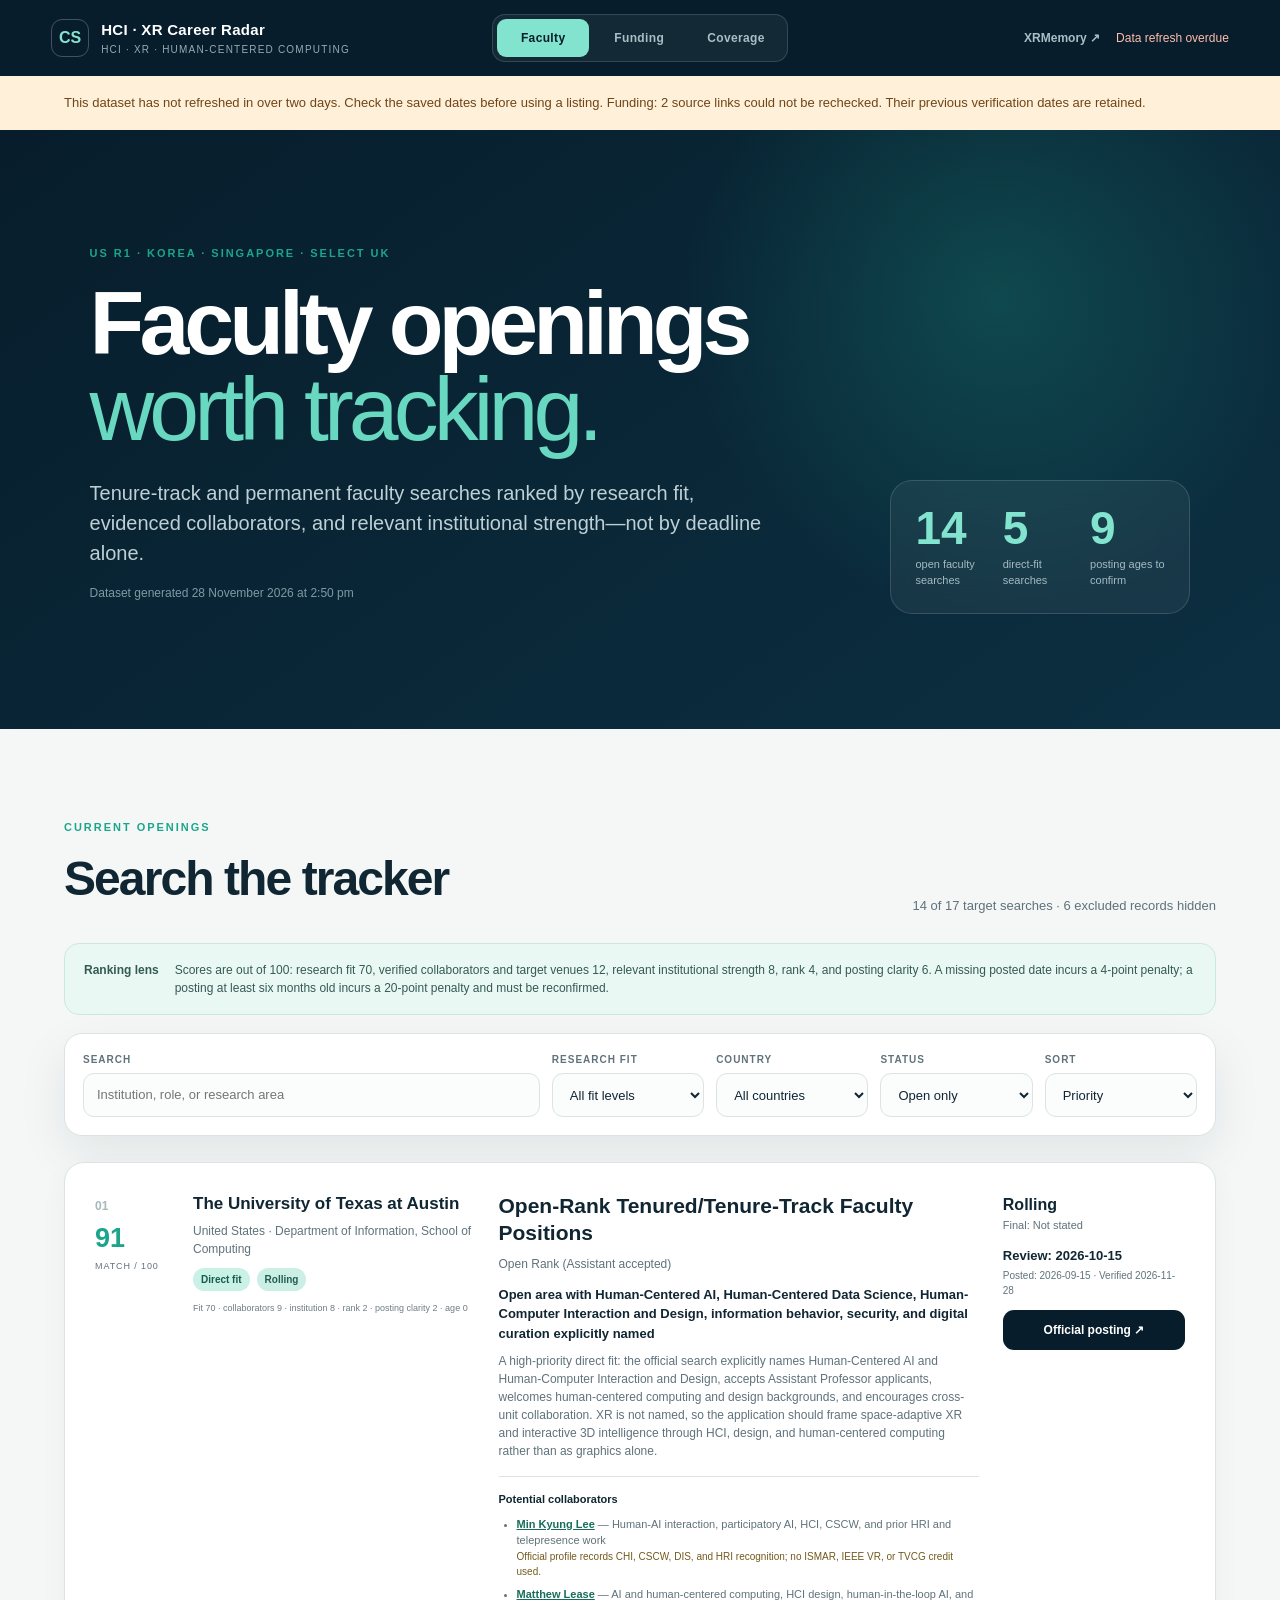
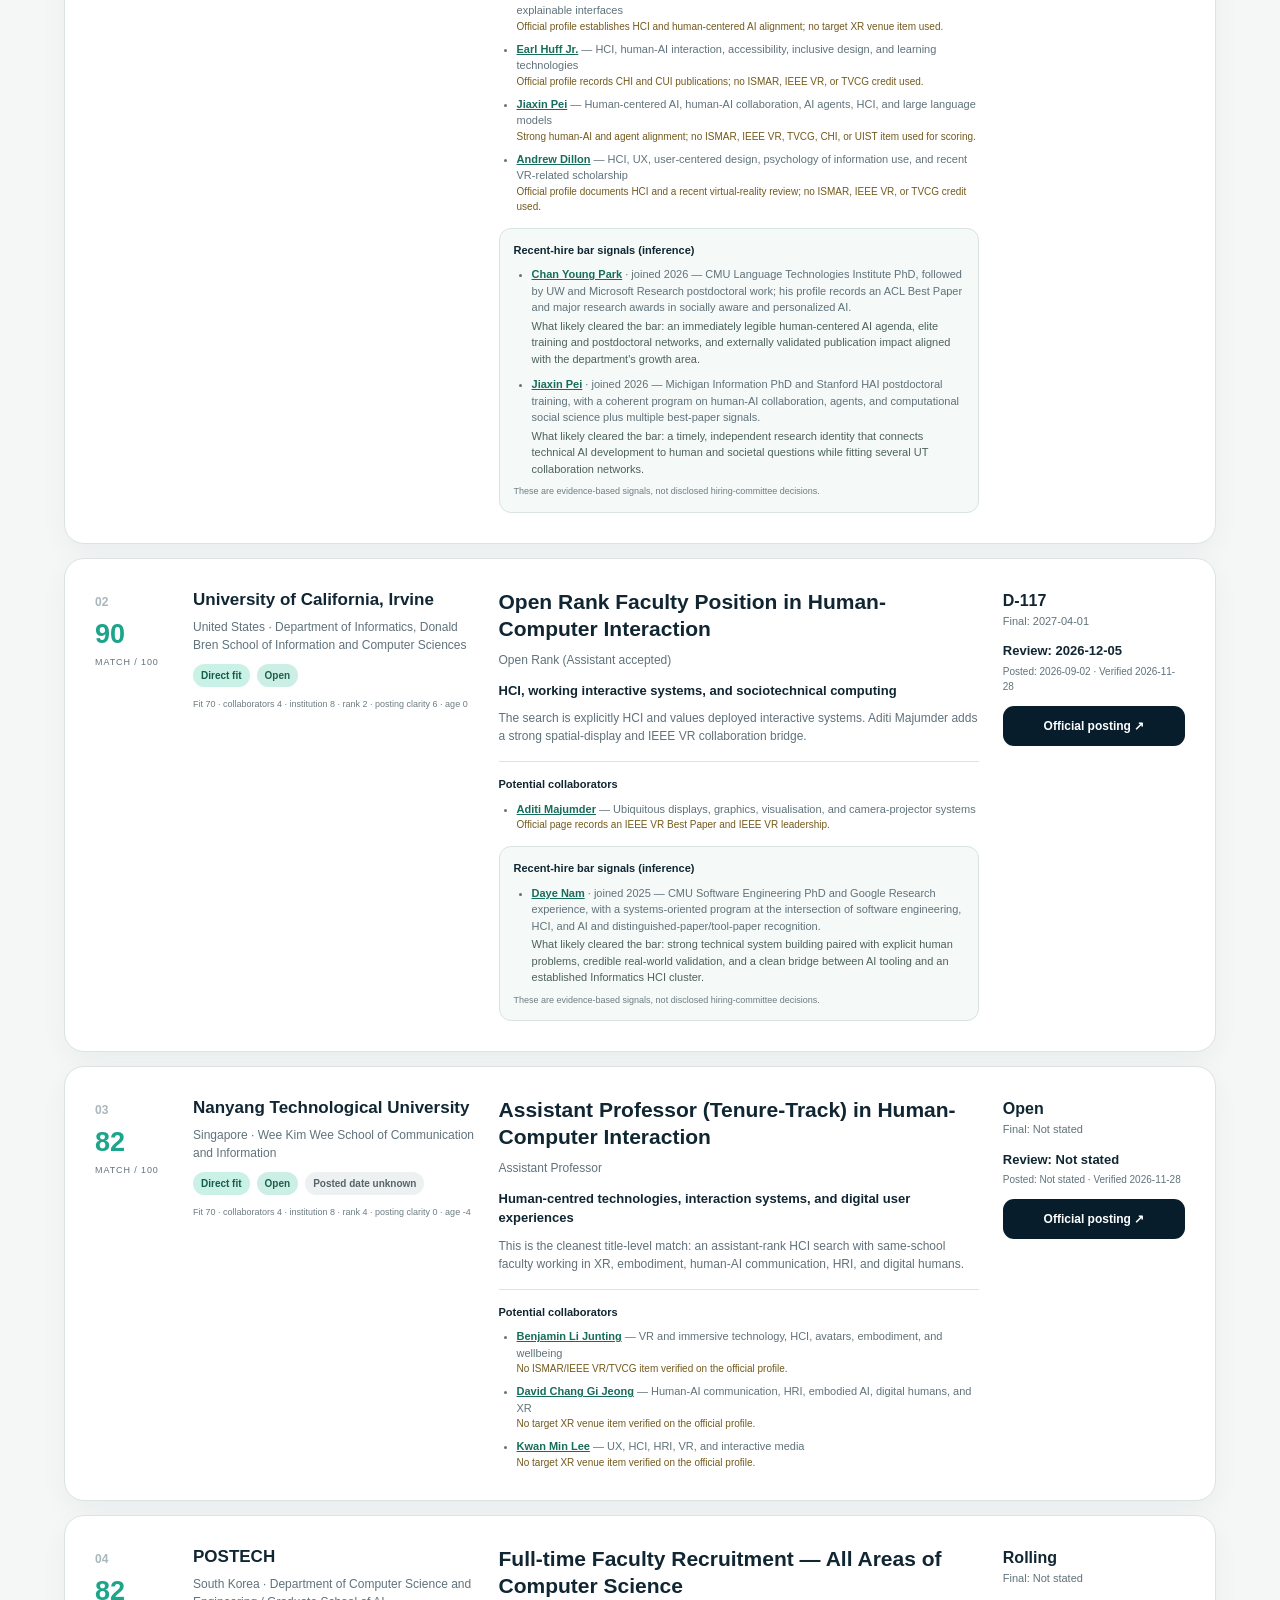
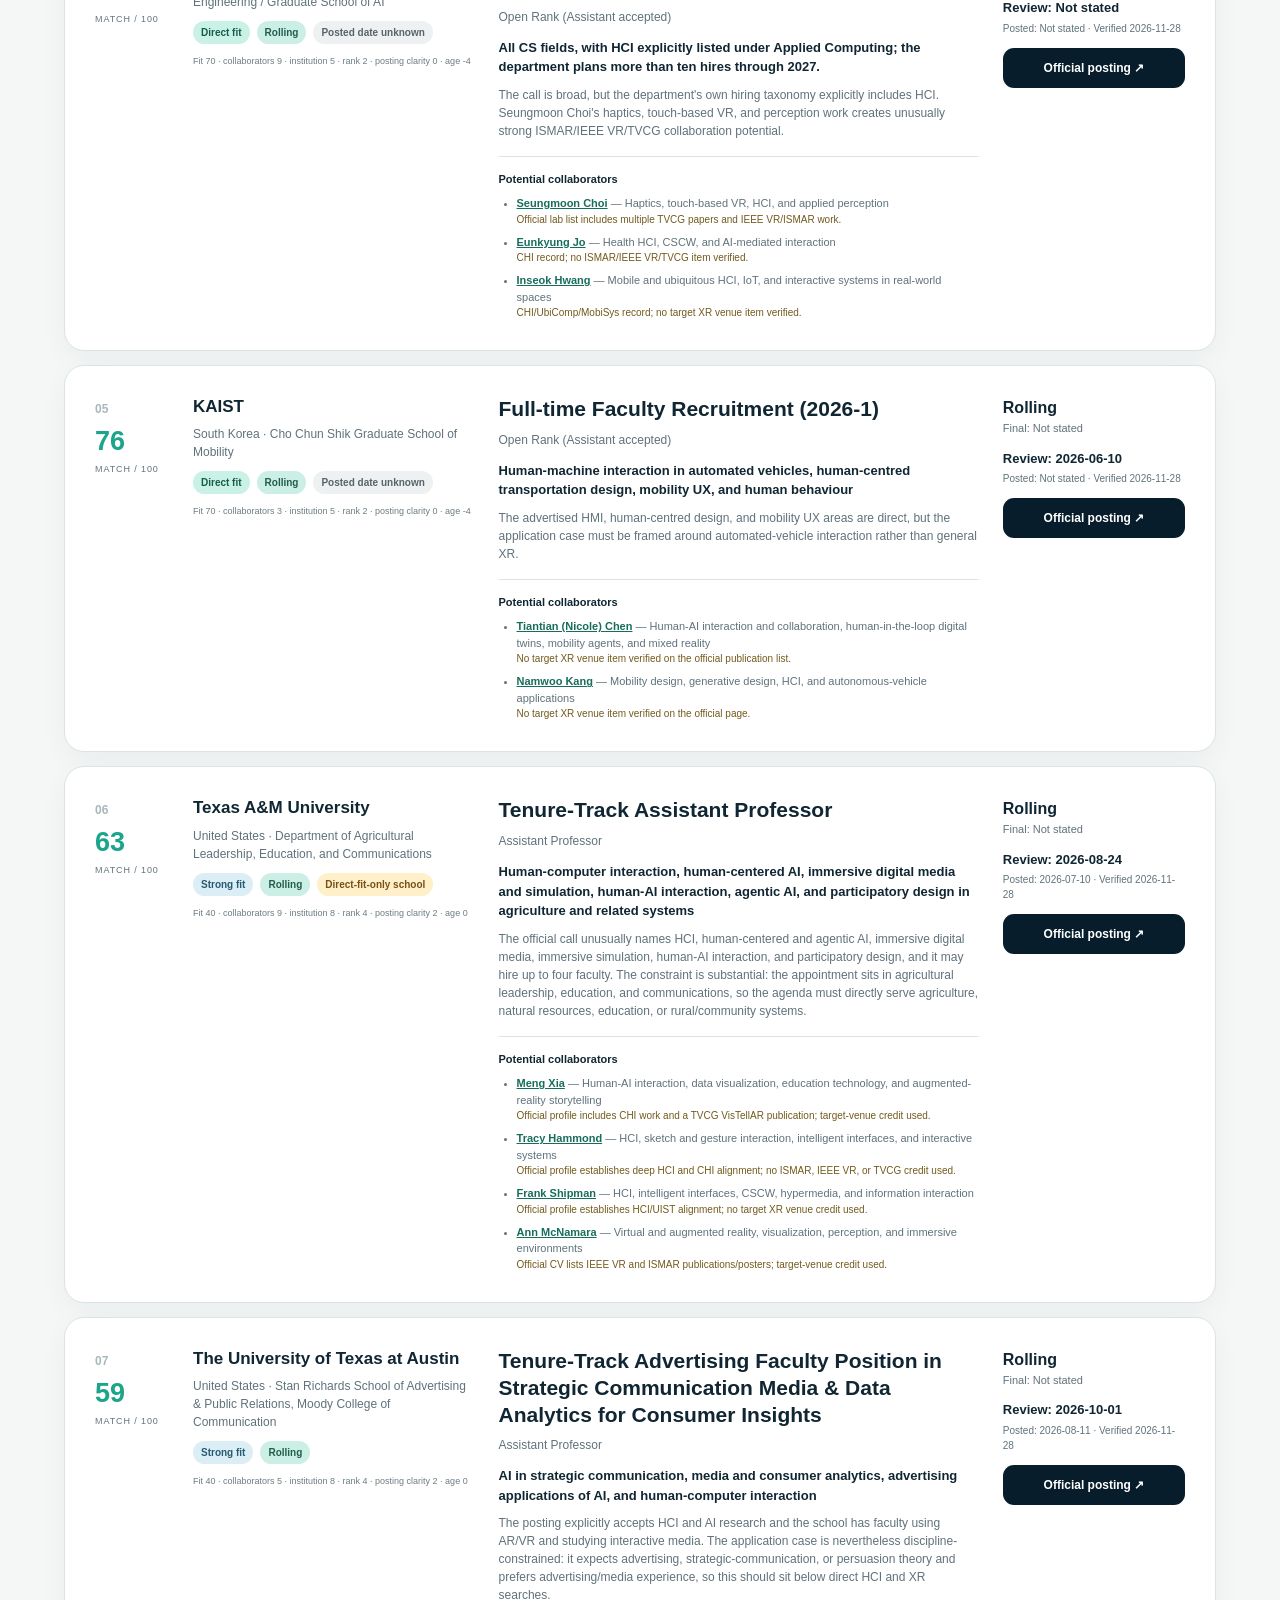
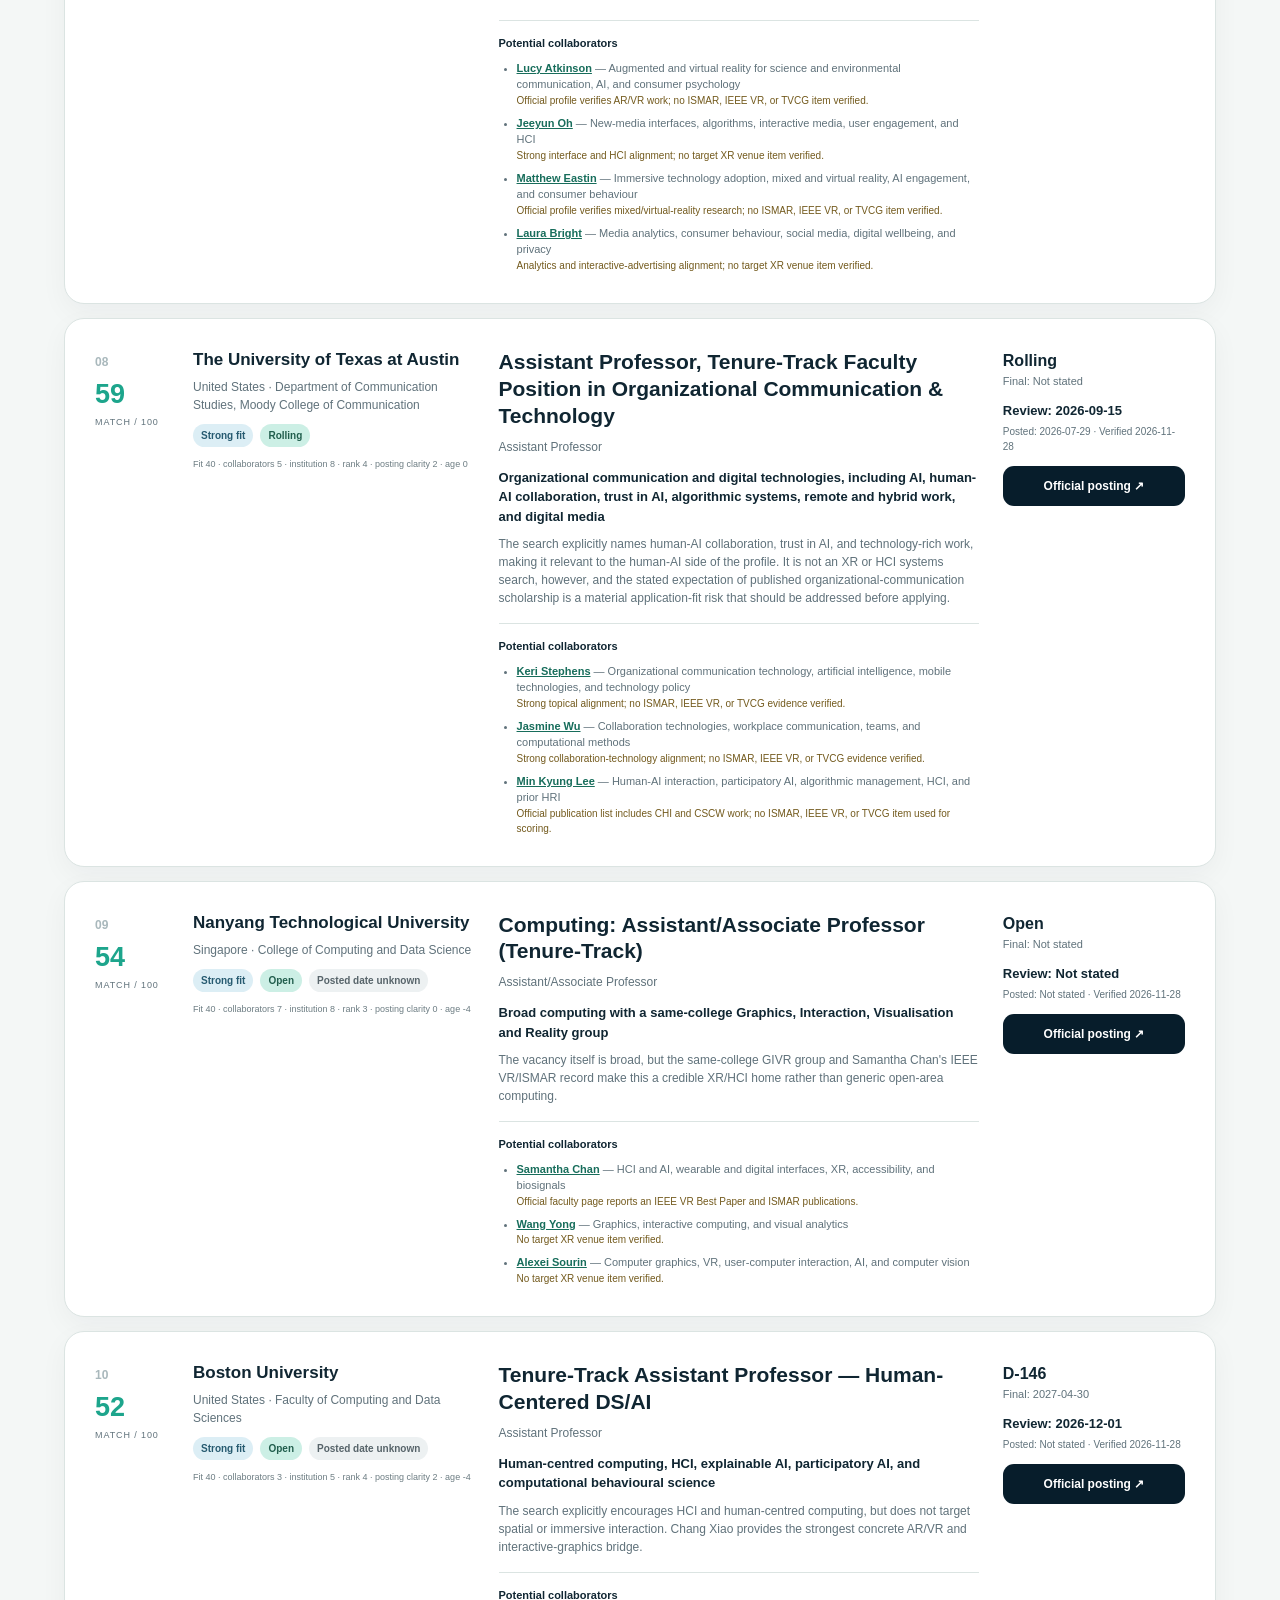
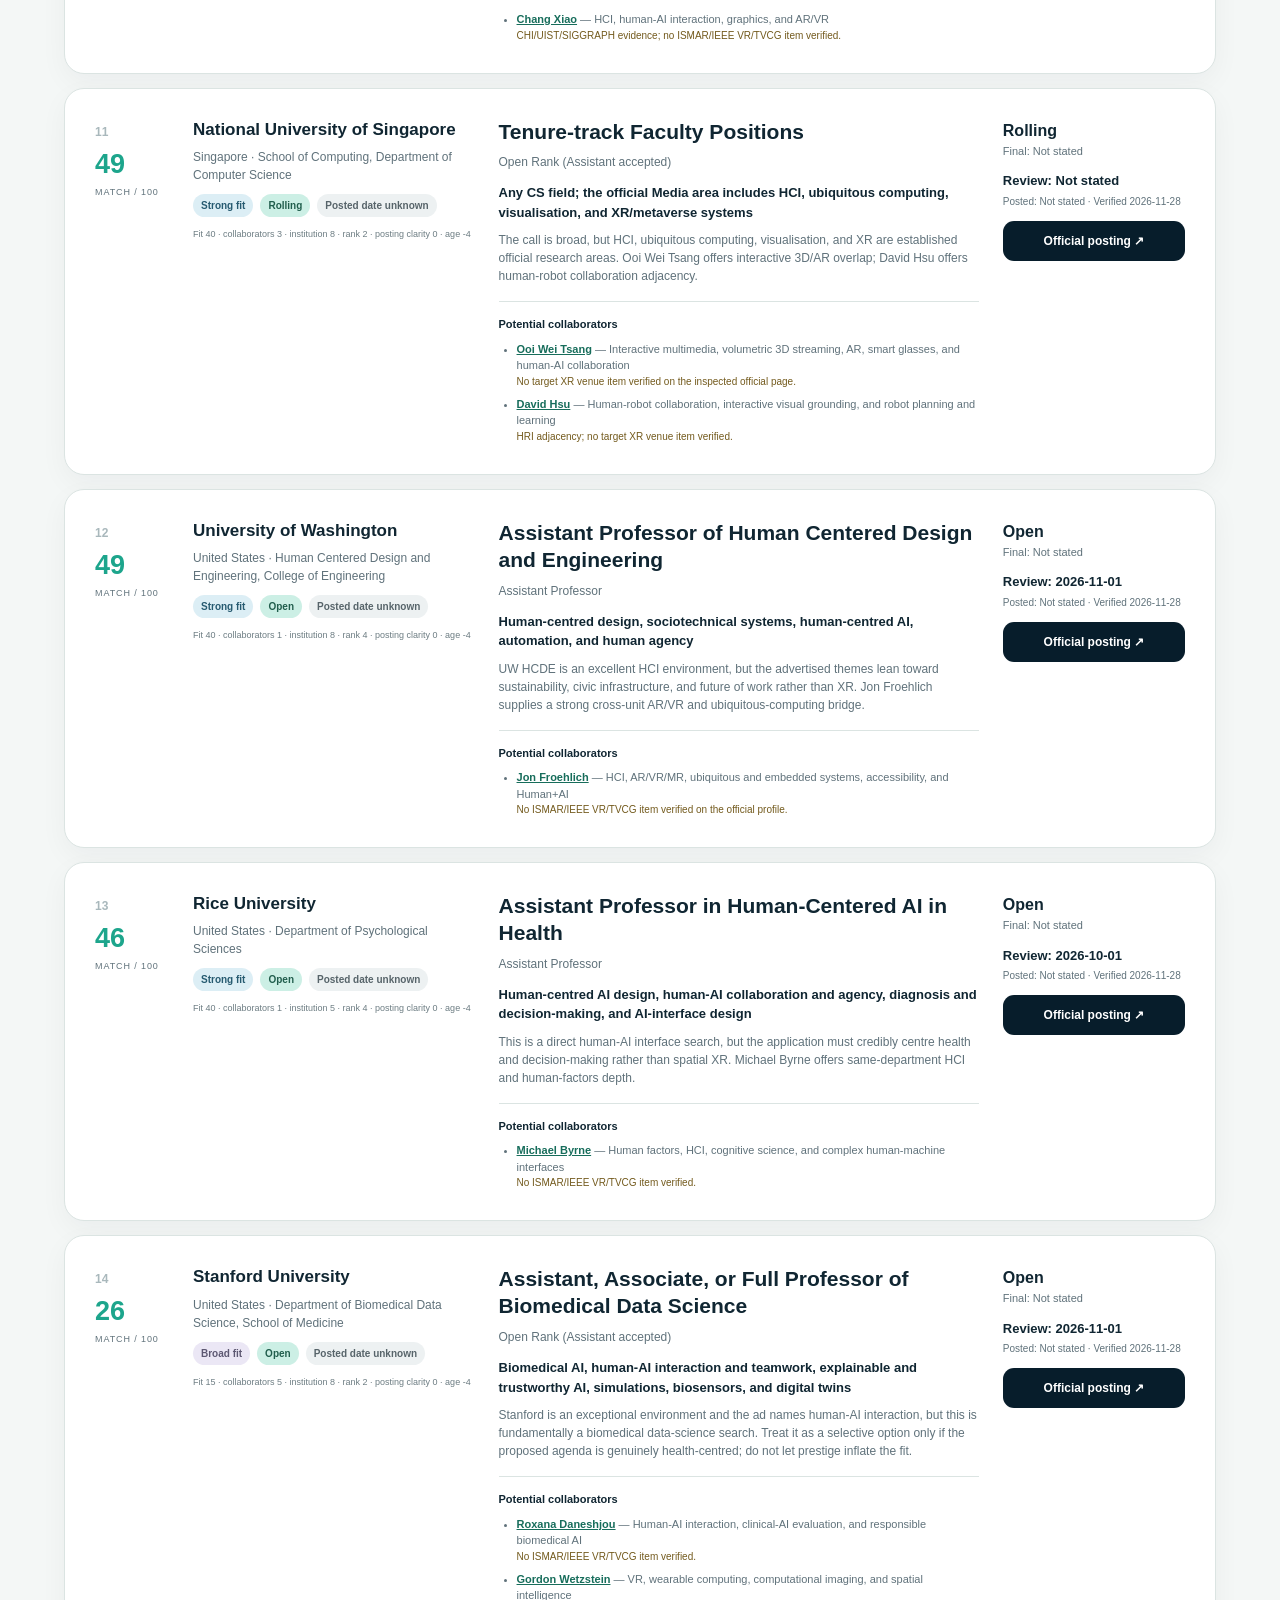
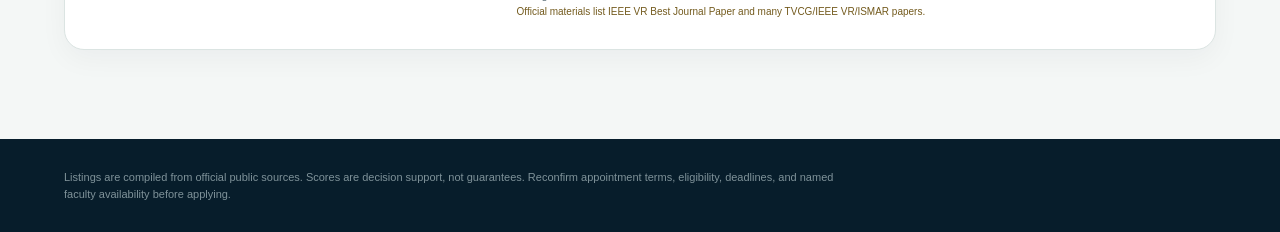
<file: index.html>
<!doctype html>
<html lang="en">
<head>
  <meta charset="utf-8">
  <meta name="viewport" content="width=device-width, initial-scale=1">
  <meta name="theme-color" content="#071d2b">
  <title>HCI · XR Career & Funding Radar</title>
  <meta name="description" content="An evidence-ranked tracker for HCI, XR, spatial computing, and human-AI faculty searches, plus research funding opportunities.">
  <link rel="stylesheet" href="style.css">
  <script src="app.js" defer></script>
</head>
<body>
  <header class="site-header">
    <div class="brand">
      <span class="brand-mark" aria-hidden="true">CS</span>
      <span>
        <strong>HCI · XR Career Radar</strong>
        <small>HCI · XR · Human-Centered Computing</small>
      </span>
    </div>
    <nav class="section-tabs" aria-label="Tracker sections" role="tablist">
      <a class="section-tab is-active" href="#jobs" id="tab-jobs" role="tab" aria-selected="true" aria-controls="jobs-panel" data-tab="jobs">Faculty</a>
      <a class="section-tab" href="#funding" id="tab-funding" role="tab" aria-selected="false" aria-controls="funding-panel" data-tab="funding">Funding</a>
      <a class="section-tab" href="#coverage" id="tab-coverage" role="tab" aria-selected="false" aria-controls="coverage-panel" data-tab="coverage">Coverage</a>
    </nav>
    <div class="header-actions">
      <a class="project-link" href="/xrmemory/">XRMemory ↗</a>
      <span class="update-pill" id="refresh-pill" role="status">Checking refresh status…</span>
    </div>
  </header>

  <main>
    <p class="refresh-notice" id="refresh-notice" role="status" hidden></p>
    <section class="hero" aria-labelledby="page-title">
      <div>
        <p class="eyebrow" id="hero-eyebrow">GLOBAL ACADEMIC OPPORTUNITIES</p>
        <h1 id="page-title">Faculty openings<br><em>worth tracking.</em></h1>
        <p class="hero-copy" id="hero-copy">Tenure-track and permanent faculty searches ranked by research fit, evidenced collaborators, and relevant institutional strength.</p>
        <p id="updated-at" class="updated-at">Loading the latest dataset…</p>
      </div>
      <aside class="summary" aria-label="Dataset summary">
        <div><strong id="count-primary">—</strong><span id="label-primary">active roles</span></div>
        <div><strong id="count-secondary">—</strong><span id="label-secondary">faculty roles</span></div>
        <div><strong id="count-urgent">—</strong><span id="label-urgent">close in 30 days</span></div>
      </aside>
    </section>

    <section class="tracker tab-panel" id="jobs-panel" role="tabpanel" aria-labelledby="tab-jobs">
      <div class="section-heading">
        <div>
          <p class="eyebrow">CURRENT OPENINGS</p>
          <h2 id="openings-title">Search the tracker</h2>
        </div>
        <p id="result-count" aria-live="polite"></p>
      </div>

      <div class="scope-note">
        <strong>Ranking lens</strong>
        <p>Scores are out of 100: research fit 70, verified collaborators and target venues 12, relevant institutional strength 8, rank 4, and posting clarity 6. A missing posted date incurs a 4-point penalty; a posting at least six months old incurs a 20-point penalty and must be reconfirmed.</p>
      </div>

      <form class="filters" id="filters" role="search">
        <label class="search-field">
          <span>Search</span>
          <input id="search" type="search" placeholder="Institution, role, or research area">
        </label>
        <label>
          <span>Research fit</span>
          <select id="fit">
            <option value="all">All fit levels</option>
            <option value="Direct">Direct</option>
            <option value="Strong">Strong</option>
            <option value="Broad">Broad</option>
          </select>
        </label>
        <label>
          <span>Country</span>
          <select id="country"><option value="all">All countries</option></select>
        </label>
        <label>
          <span>Status</span>
          <select id="job-status">
            <option value="active">Open only</option>
            <option value="Closed">Closed history</option>
            <option value="all">All statuses</option>
          </select>
        </label>
        <label>
          <span>Sort</span>
          <select id="sort">
            <option value="priority">Priority</option>
            <option value="deadline">Deadline</option>
            <option value="institution">University</option>
          </select>
        </label>
      </form>

      <div id="job-list" class="job-list" aria-live="polite"></div>
      <div id="empty-state" class="empty-state" hidden>No openings match these filters.</div>
      <div id="error-state" class="error-state" hidden>Job data could not be loaded. Please try again later.</div>
    </section>

    <section class="tracker tab-panel" id="funding-panel" role="tabpanel" aria-labelledby="tab-funding" hidden>
      <div class="section-heading">
        <div>
          <p class="eyebrow">RESEARCH FUNDING</p>
          <h2>Search the funding radar</h2>
        </div>
        <p id="funding-result-count" aria-live="polite"></p>
      </div>

      <div class="scope-note">
        <strong>Eligibility lens</strong>
        <p>Australian university researchers, Korea–Australia collaboration routes, and global corporate programs relevant to HCI, XR, human-centred AI, interaction design, robotics, and digital health. Institutional and scheme-specific eligibility must be confirmed before submission.</p>
      </div>

      <form class="filters funding-filters" id="funding-filters" role="search">
        <label class="search-field">
          <span>Search</span>
          <input id="funding-search" type="search" placeholder="Funder, scheme, field, or eligibility route">
        </label>
        <label>
          <span>Source</span>
          <select id="funding-category">
            <option value="all">All sources</option>
            <option value="Australia">Australia</option>
            <option value="Korea-Australia">Korea–Australia</option>
            <option value="Corporate">Corporate</option>
          </select>
        </label>
        <label>
          <span>Status</span>
          <select id="funding-status">
            <option value="all">All statuses</option>
            <option value="Open">Open</option>
            <option value="Rolling">Rolling</option>
            <option value="Conditional">Conditional</option>
            <option value="Monitoring">Monitoring</option>
          </select>
        </label>
        <label>
          <span>Sort</span>
          <select id="funding-sort">
            <option value="priority">Priority</option>
            <option value="deadline">Deadline</option>
            <option value="funder">Funder</option>
          </select>
        </label>
      </form>

      <div id="funding-list" class="job-list funding-list" aria-live="polite"></div>
      <div id="funding-empty-state" class="empty-state" hidden>No funding opportunities match these filters.</div>
      <div id="funding-error-state" class="error-state" hidden>Funding data could not be loaded. Please try again later.</div>
    </section>

    <section class="tracker tab-panel" id="coverage-panel" role="tabpanel" aria-labelledby="tab-coverage" hidden>
      <div class="section-heading">
        <div>
          <p class="eyebrow">OFFICIAL-PORTAL COVERAGE</p>
          <h2>R1 search health</h2>
        </div>
        <p id="coverage-result-count" aria-live="polite"></p>
      </div>

      <div class="scope-note coverage-note">
        <strong>Coverage standard</strong>
        <p><b>Core</b> schools are searched routinely. <b>Direct-fit only</b> schools require a posting explicitly naming HCI, XR, spatial computing, or human-AI interaction. <b>Excluded</b> schools remain visible for auditing but are not searched or shown in the default job results. Coverage level is a separate measure of technical completeness.</p>
      </div>

      <form class="filters coverage-filters" id="coverage-filters" role="search">
        <label class="search-field">
          <span>Search</span>
          <input id="coverage-search" type="search" placeholder="Institution, state, or platform">
        </label>
        <label>
          <span>Search scope</span>
          <select id="coverage-scope">
            <option value="Core">Core schools</option>
            <option value="Direct-fit only">Direct-fit only</option>
            <option value="Excluded">Excluded</option>
            <option value="all">All 187 R1 institutions</option>
          </select>
        </label>
        <label>
          <span>Coverage</span>
          <select id="coverage-level">
            <option value="all">All coverage levels</option>
            <option value="Full portal scan">Full portal scan</option>
            <option value="Tracked postings only">Tracked postings only</option>
            <option value="No portal adapter">No portal adapter</option>
          </select>
        </label>
        <label>
          <span>Adapter status</span>
          <select id="adapter-status">
            <option value="all">All adapter states</option>
            <option value="Operational">Operational</option>
            <option value="Failed">Failed</option>
            <option value="Needs adapter">Needs adapter</option>
          </select>
        </label>
        <label>
          <span>State</span>
          <select id="coverage-state"><option value="all">All states</option></select>
        </label>
      </form>

      <div class="coverage-table-wrap">
        <table class="coverage-table">
          <thead>
            <tr>
              <th>Institution</th>
              <th>Search scope</th>
              <th>Coverage</th>
              <th>Adapter</th>
              <th>Last full scan</th>
              <th>Scan evidence</th>
            </tr>
          </thead>
          <tbody id="coverage-list"></tbody>
        </table>
      </div>
      <div id="coverage-empty-state" class="empty-state" hidden>No R1 institutions match these filters.</div>
      <div id="coverage-error-state" class="error-state" hidden>R1 coverage data could not be loaded. Please try again later.</div>
    </section>
  </main>

  <footer>
    <p>Listings are compiled from official public sources. Scores are decision support, not guarantees. Reconfirm appointment terms, eligibility, deadlines, and named faculty availability before applying.</p>
  </footer>
</body>
</html>
</file>
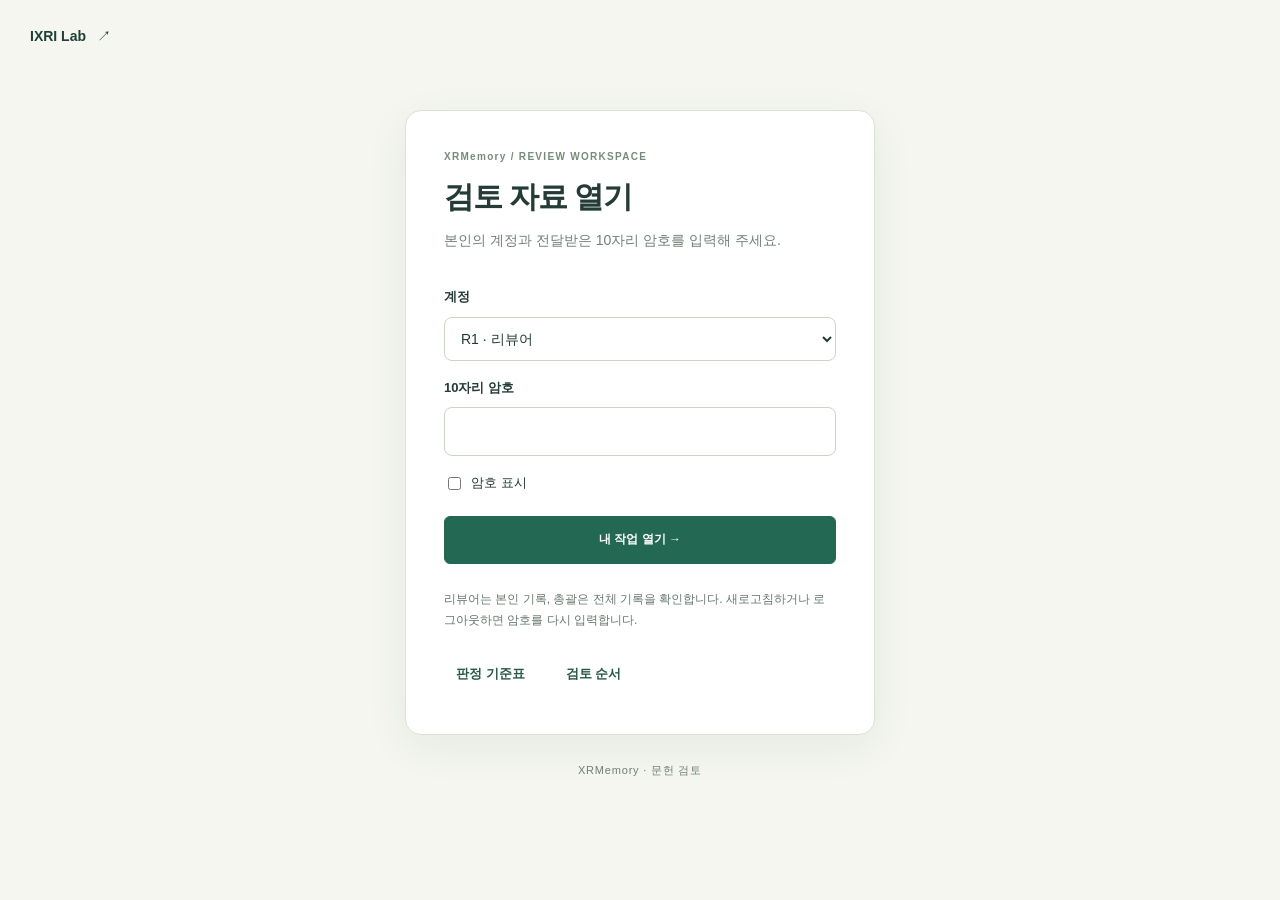
<file: xrmemory/index.html>
<!doctype html>
<html lang="ko">
<head><meta charset="utf-8"><meta http-equiv="Content-Security-Policy" content="default-src 'self'; script-src 'self'; style-src 'self' 'unsafe-inline'; img-src 'self' data:; connect-src https://xrmemory-access-20261105.banana960521.chatgpt.site; object-src 'none'; base-uri 'none'; form-action 'none'"><meta name="viewport" content="width=device-width,initial-scale=1"><meta name="theme-color" content="#143d36"><title>XRMemory · 검토 자료 | IXRI Lab</title><meta name="description" content="XRMemory 계정별 암호화 검토 작업 공간"><link rel="canonical" href="https://ixrilab.com/xrmemory/"><link rel="stylesheet" href="login.css?v=direct-20261105-1"><link rel="stylesheet" href="style.css?v=direct-20261105-1"></head>
<body class="is-locked">
<aside class="sidebar"><a class="brand" href="#home"><span class="brand-mark">X<span>R</span></span><div>XRMemory<small>REVIEW WORKSPACE</small></div></a><div class="project-label">연구 프로젝트</div><div class="project-name">Spatial experience records<small>분야 정의 · 근거 지도 · 연구 의제</small></div><nav id="nav"></nav><div class="sidebar-bottom"><div class="pulse"></div> 제출 목표 <strong>2026.12.15</strong><p>검토 근거를 남기고,<br>판정의 이력을 보존합니다.</p></div></aside>
<div class="shell"><header class="topbar"><div class="breadcrumb">XRMemory <span>/</span> <b id="crumb">내 작업</b></div><div class="top-actions"><span class="session-label" id="session-label"></span><button id="logout" class="lock-button" type="button">로그아웃</button><span class="demo-tag">운영 준비 중</span><label class="role-label">이름 선택 <select id="role" aria-label="이름과 역할 선택"><option value="R1">R1 · R1 · 공저자/코더</option><option value="R2">R2 · R2 · 공저자/코더</option><option value="R3">R3 · R3 · 공저자/코더</option><option value="R4">R4 · R4 · 공저자/코더</option><option value="LEAD">연구 총괄 · 연구 총괄</option></select></label><span class="avatar" id="avatar">R1</span></div></header><div class="prototype-note">과거 판정은 읽기 전용입니다. 새 입력은 이 계정의 암호로 암호화해 현재 브라우저에 저장됩니다.</div><main id="app"></main><footer>XRMemory Research · <span>2026.11.04 판정 기준표</span><button id="reset" class="text-button">시연 데이터만 초기화</button></footer></div><div id="toast" role="status" aria-live="polite"></div>
<script type="module" src="app.js?v=direct-20261105-1"></script></body></html>
</file>
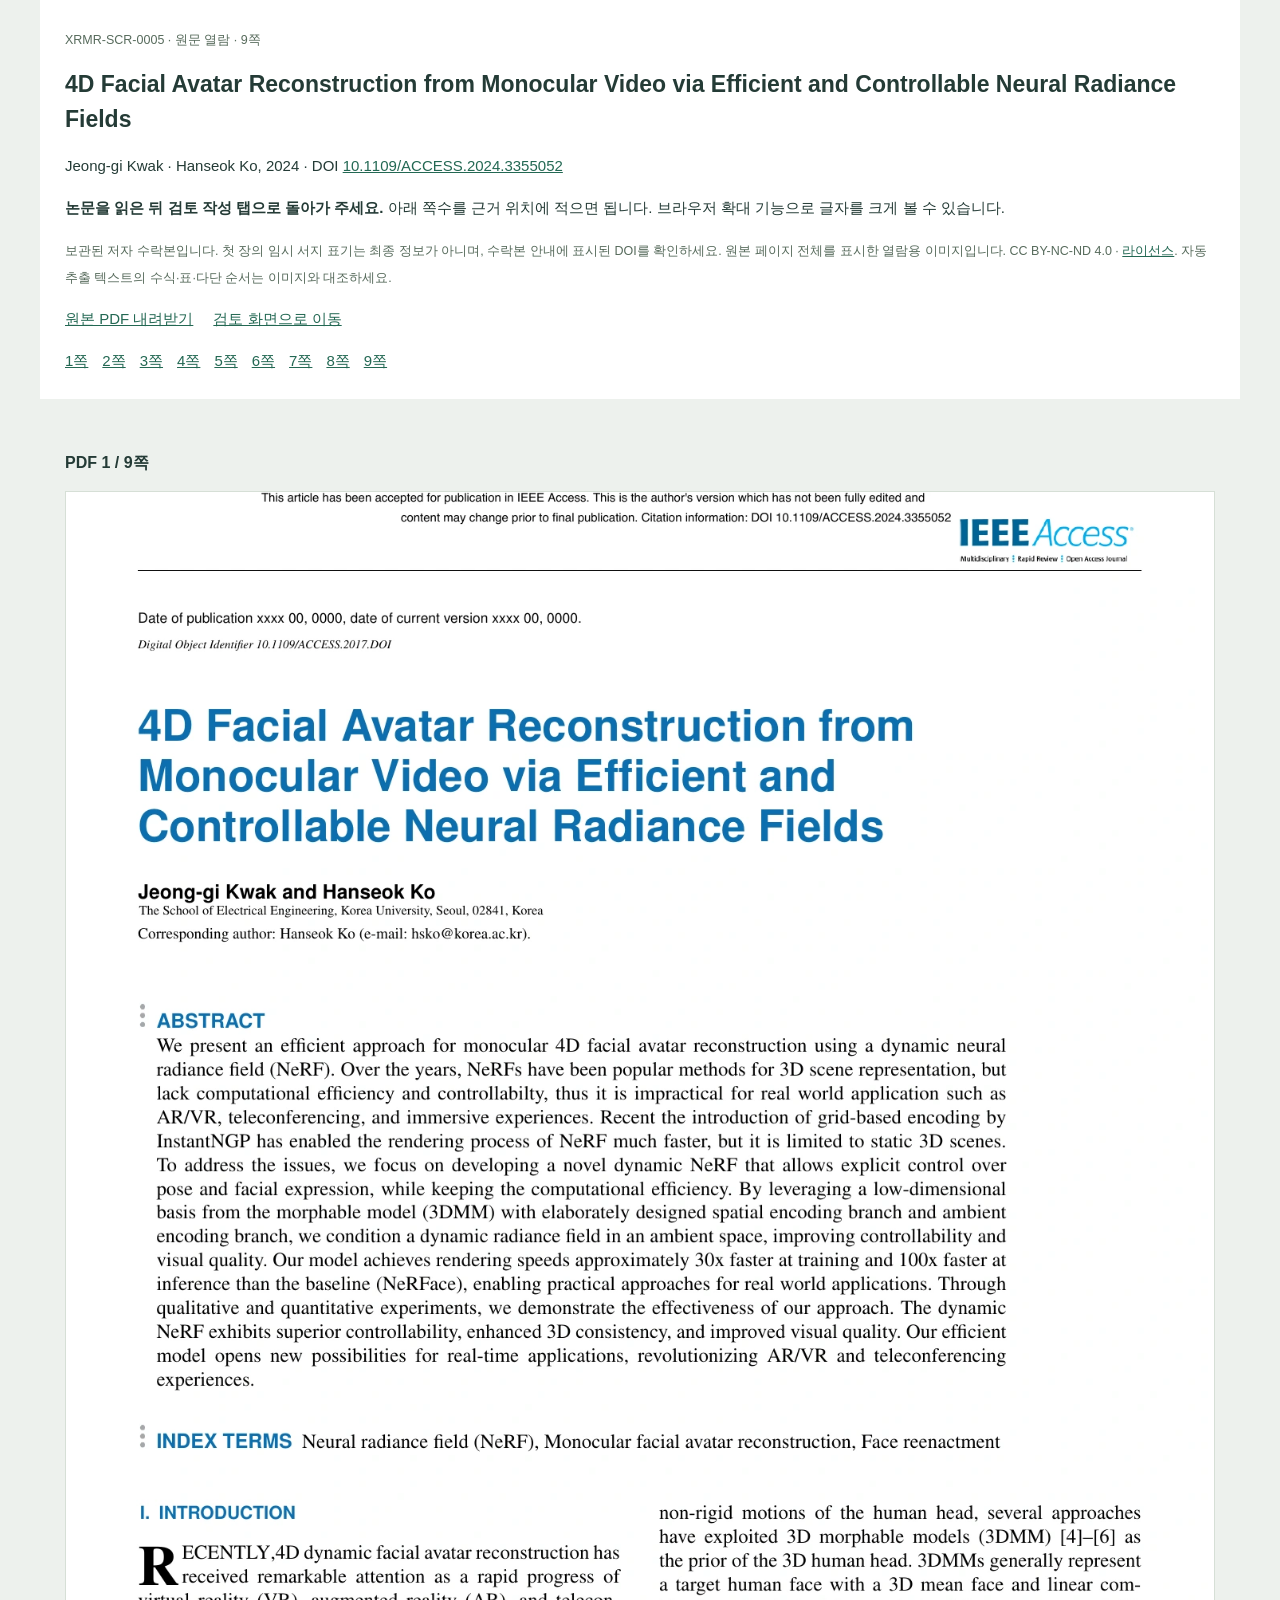
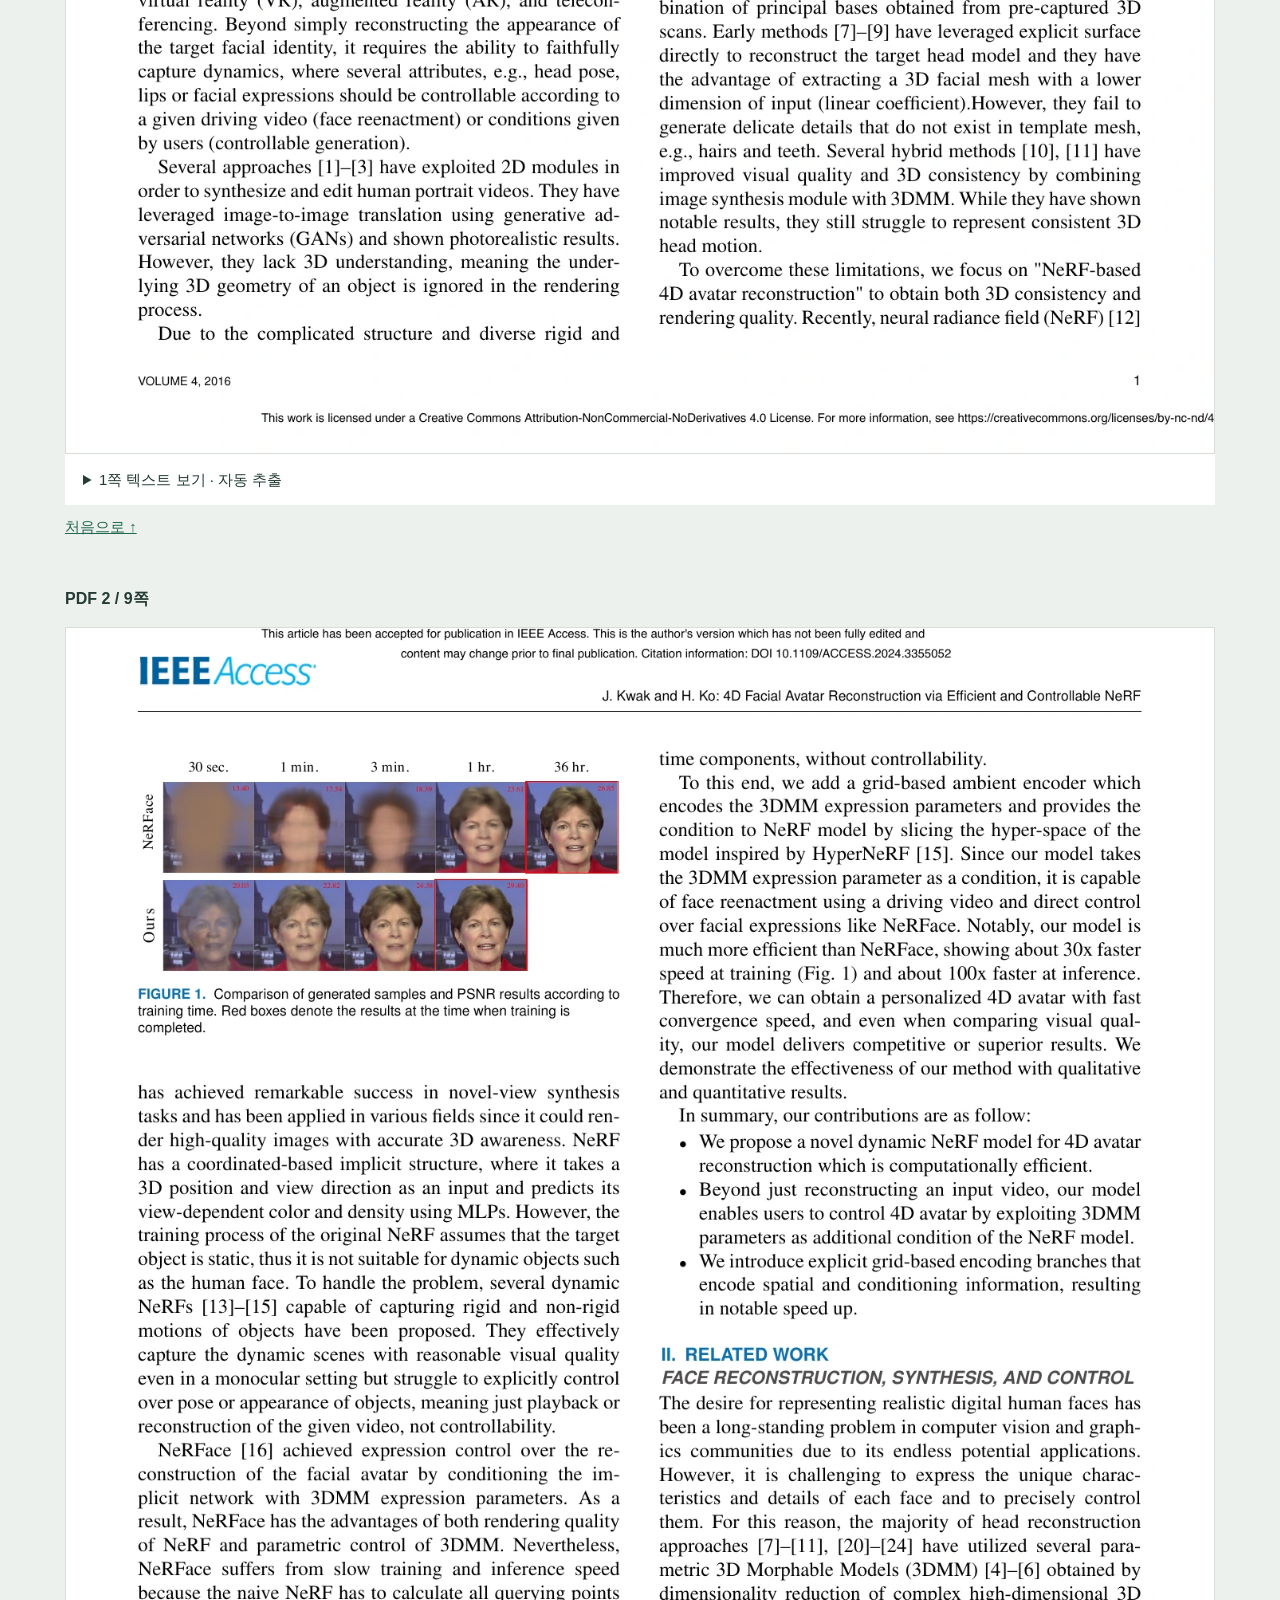
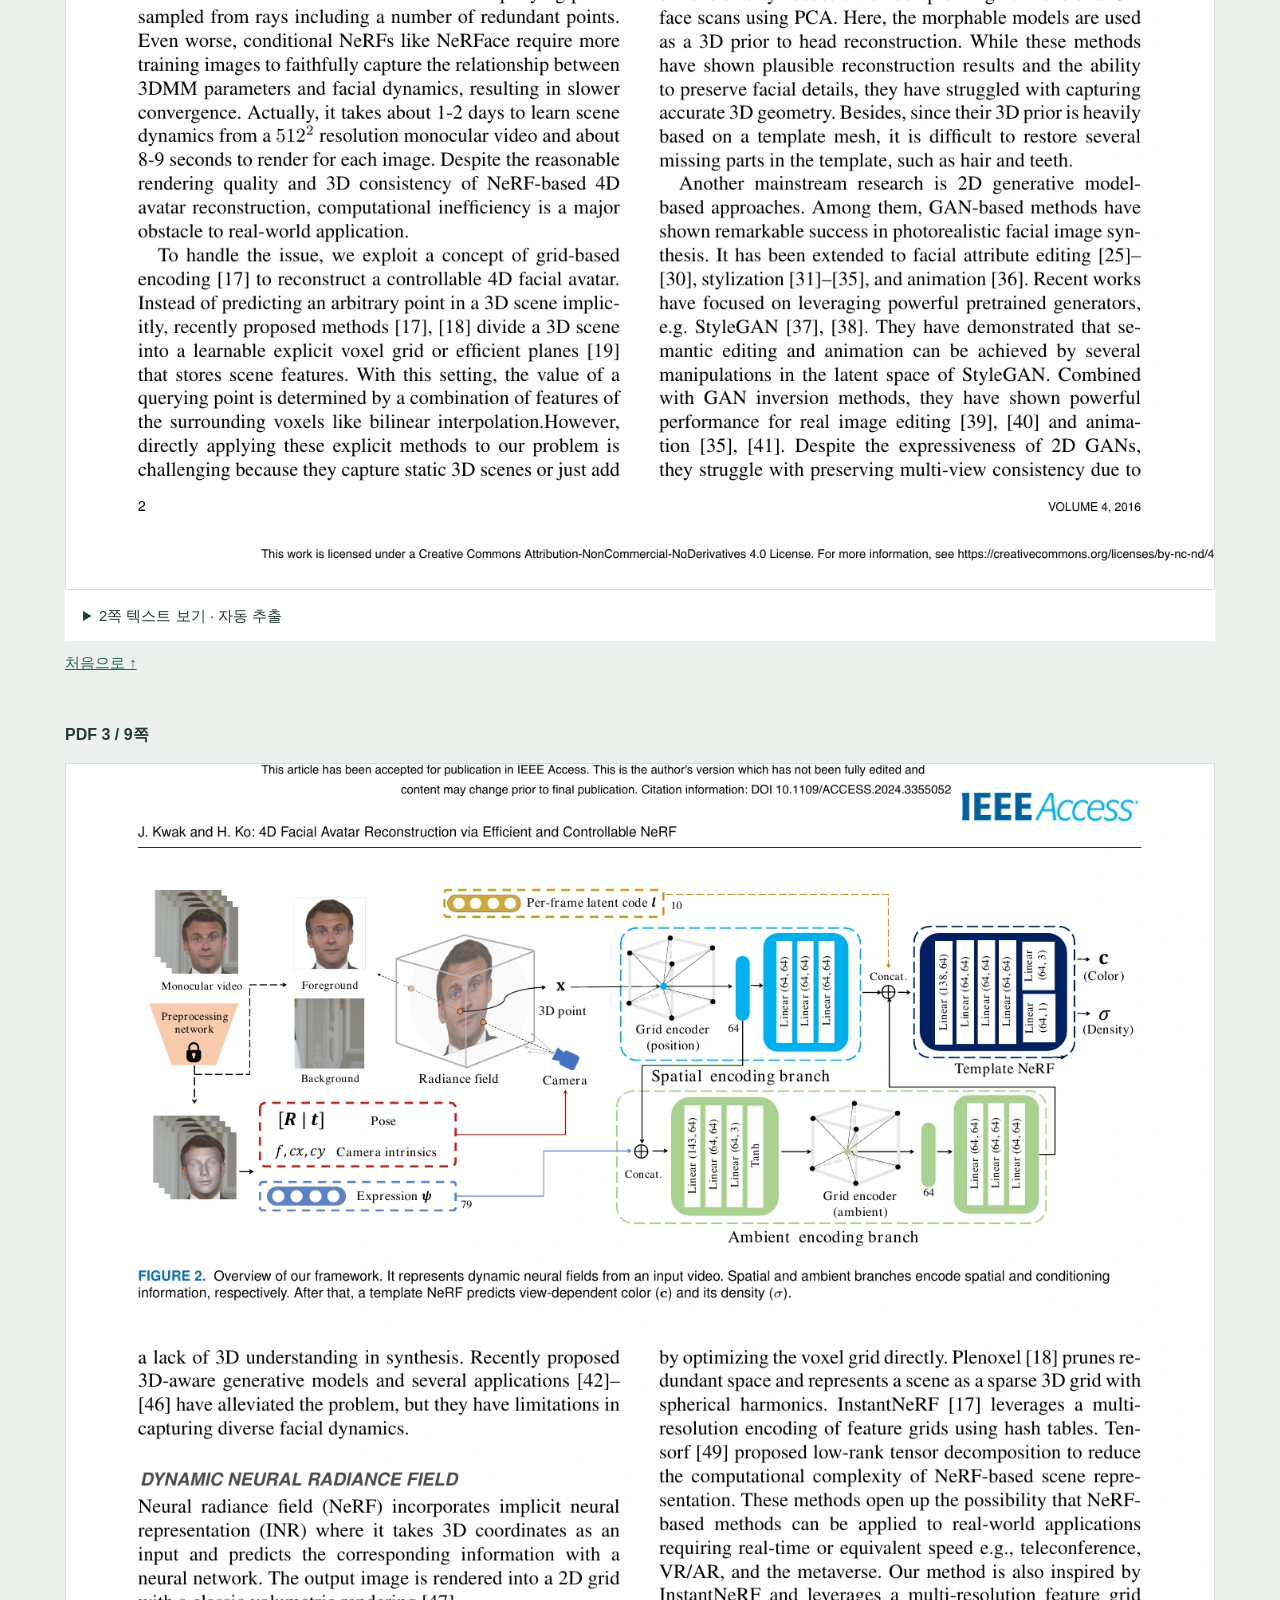
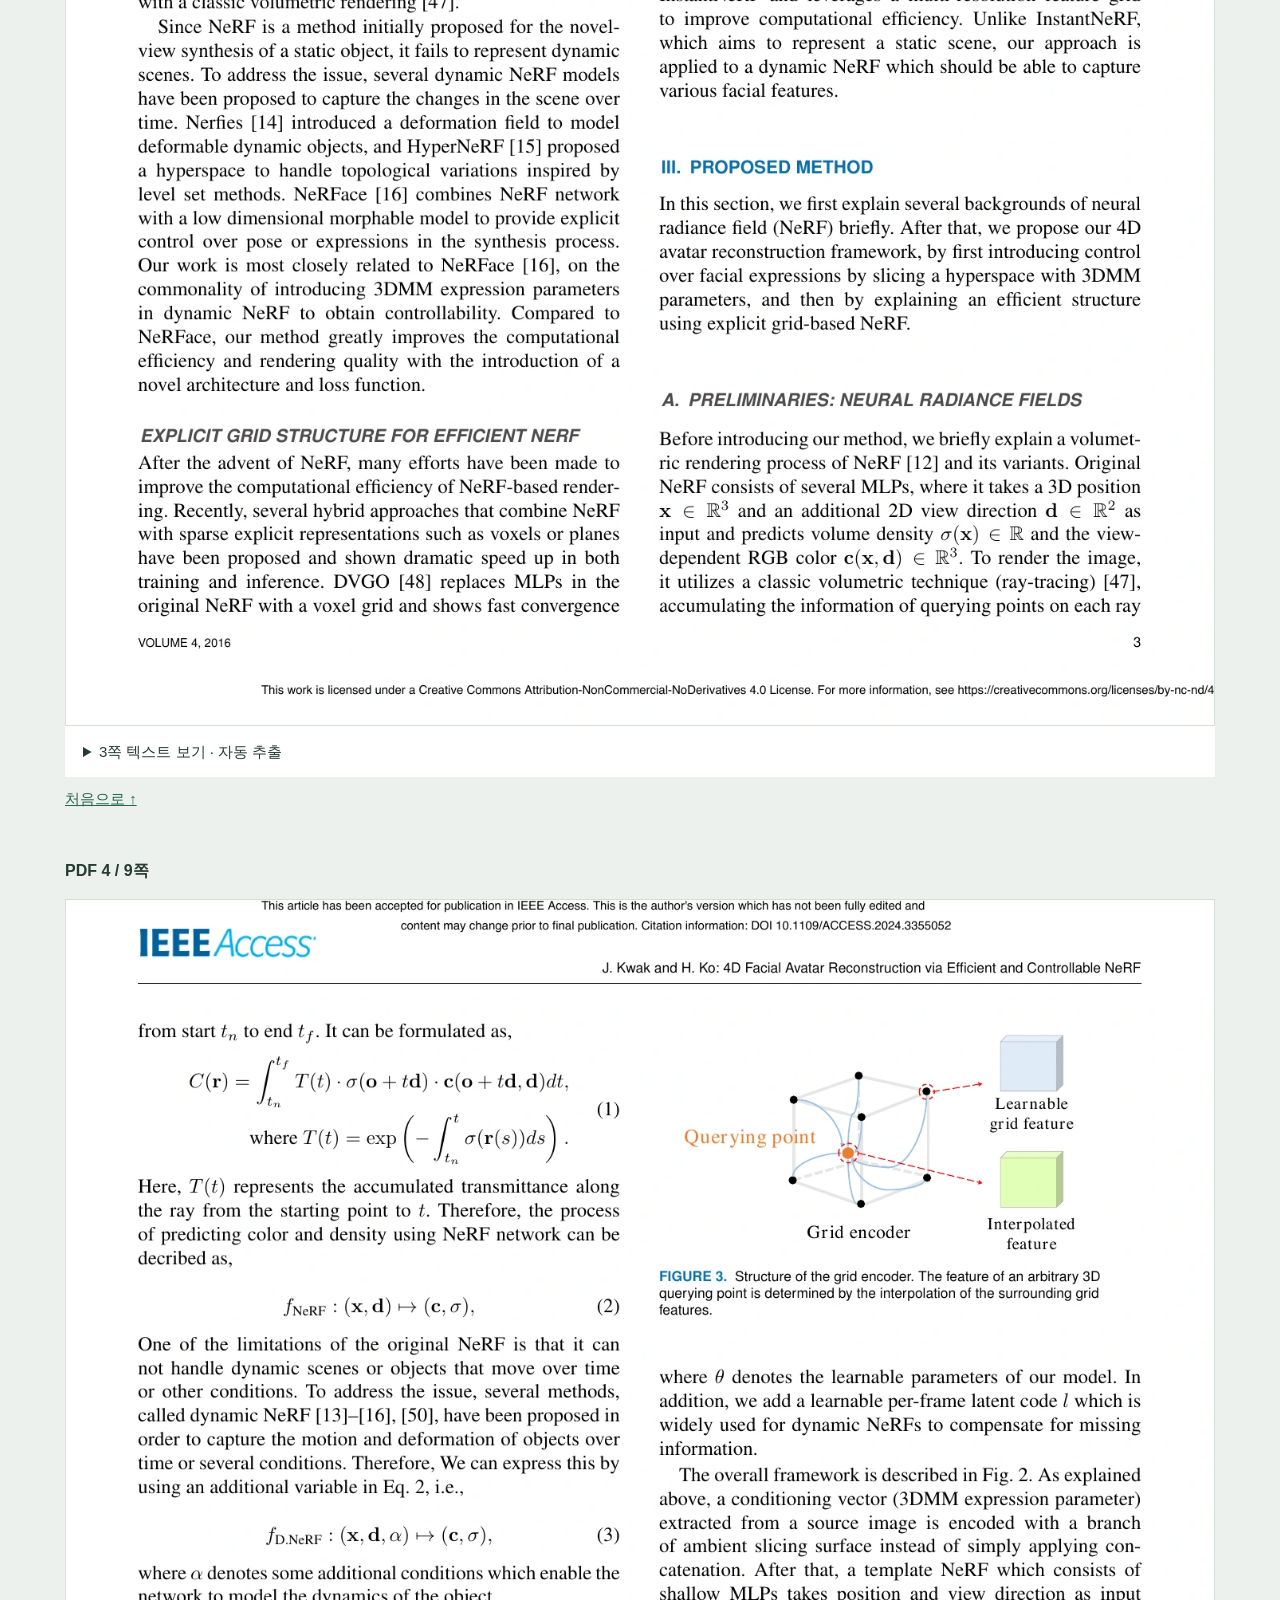
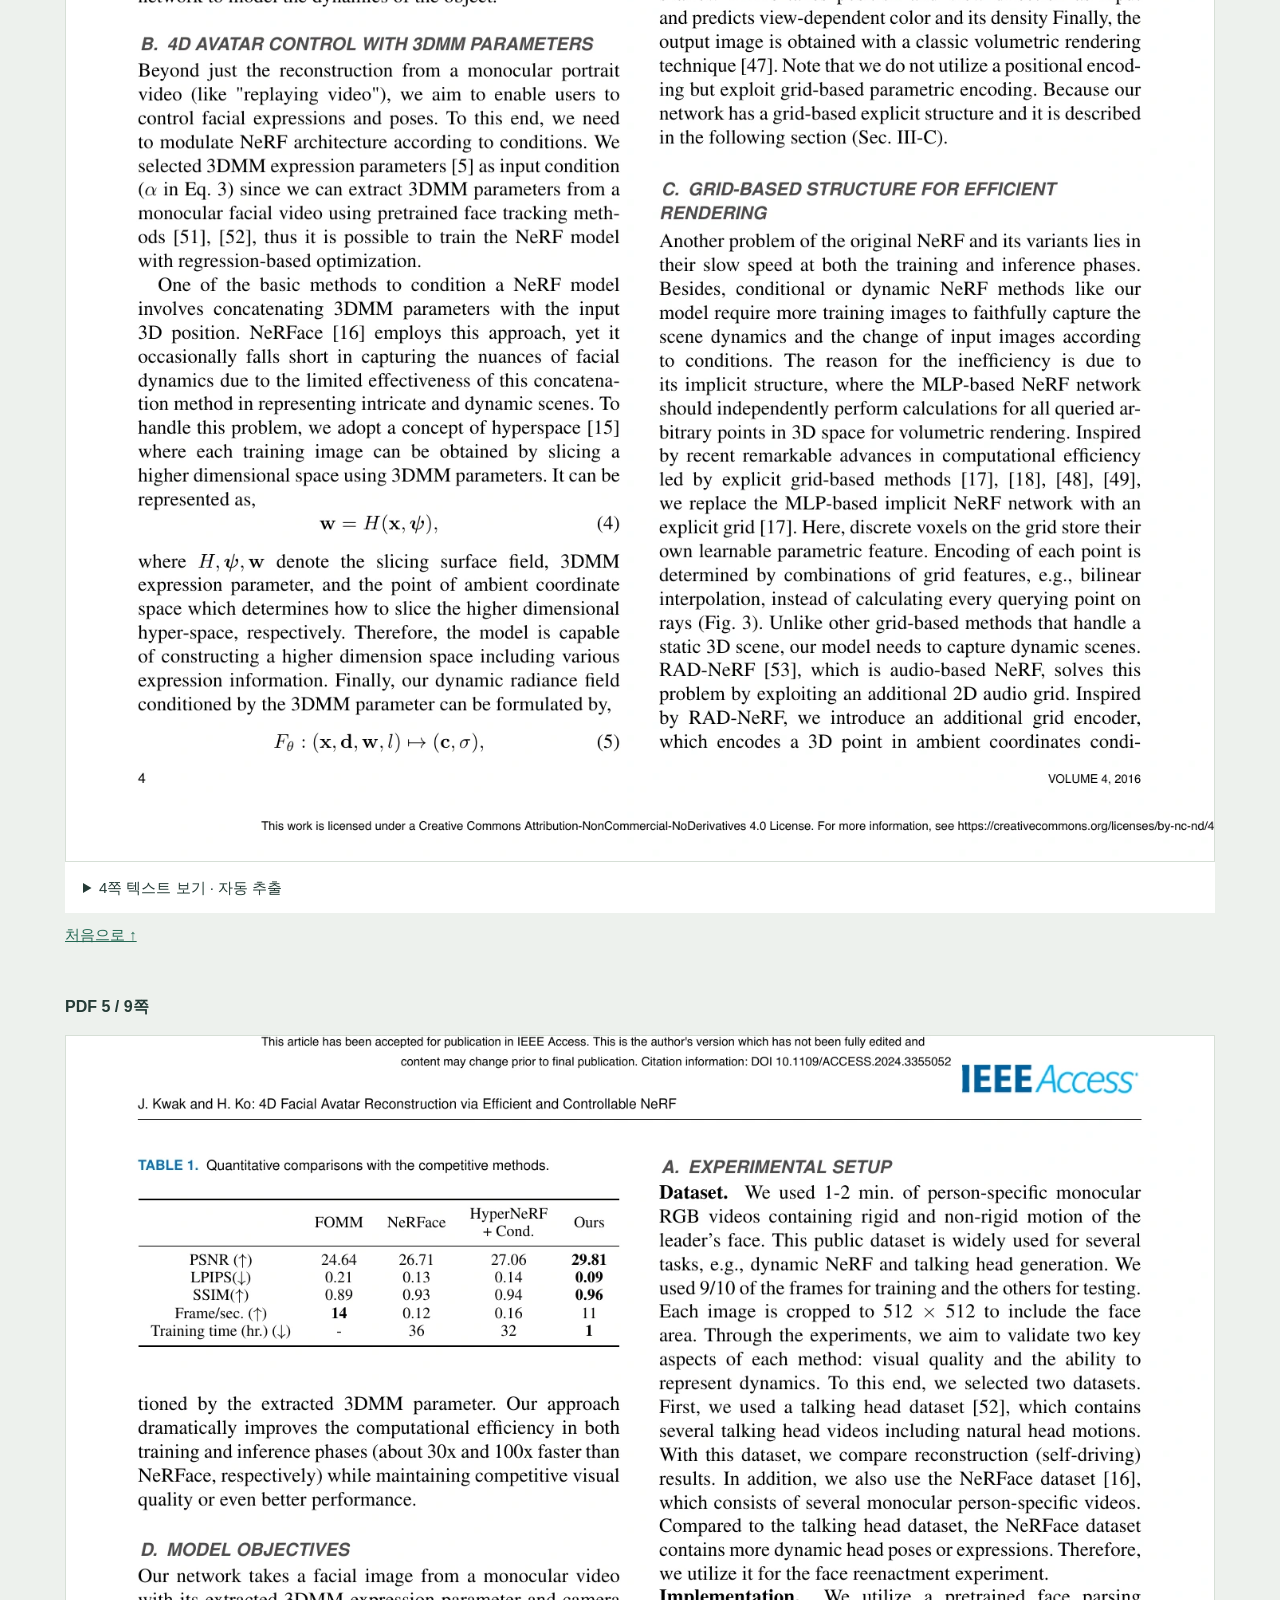
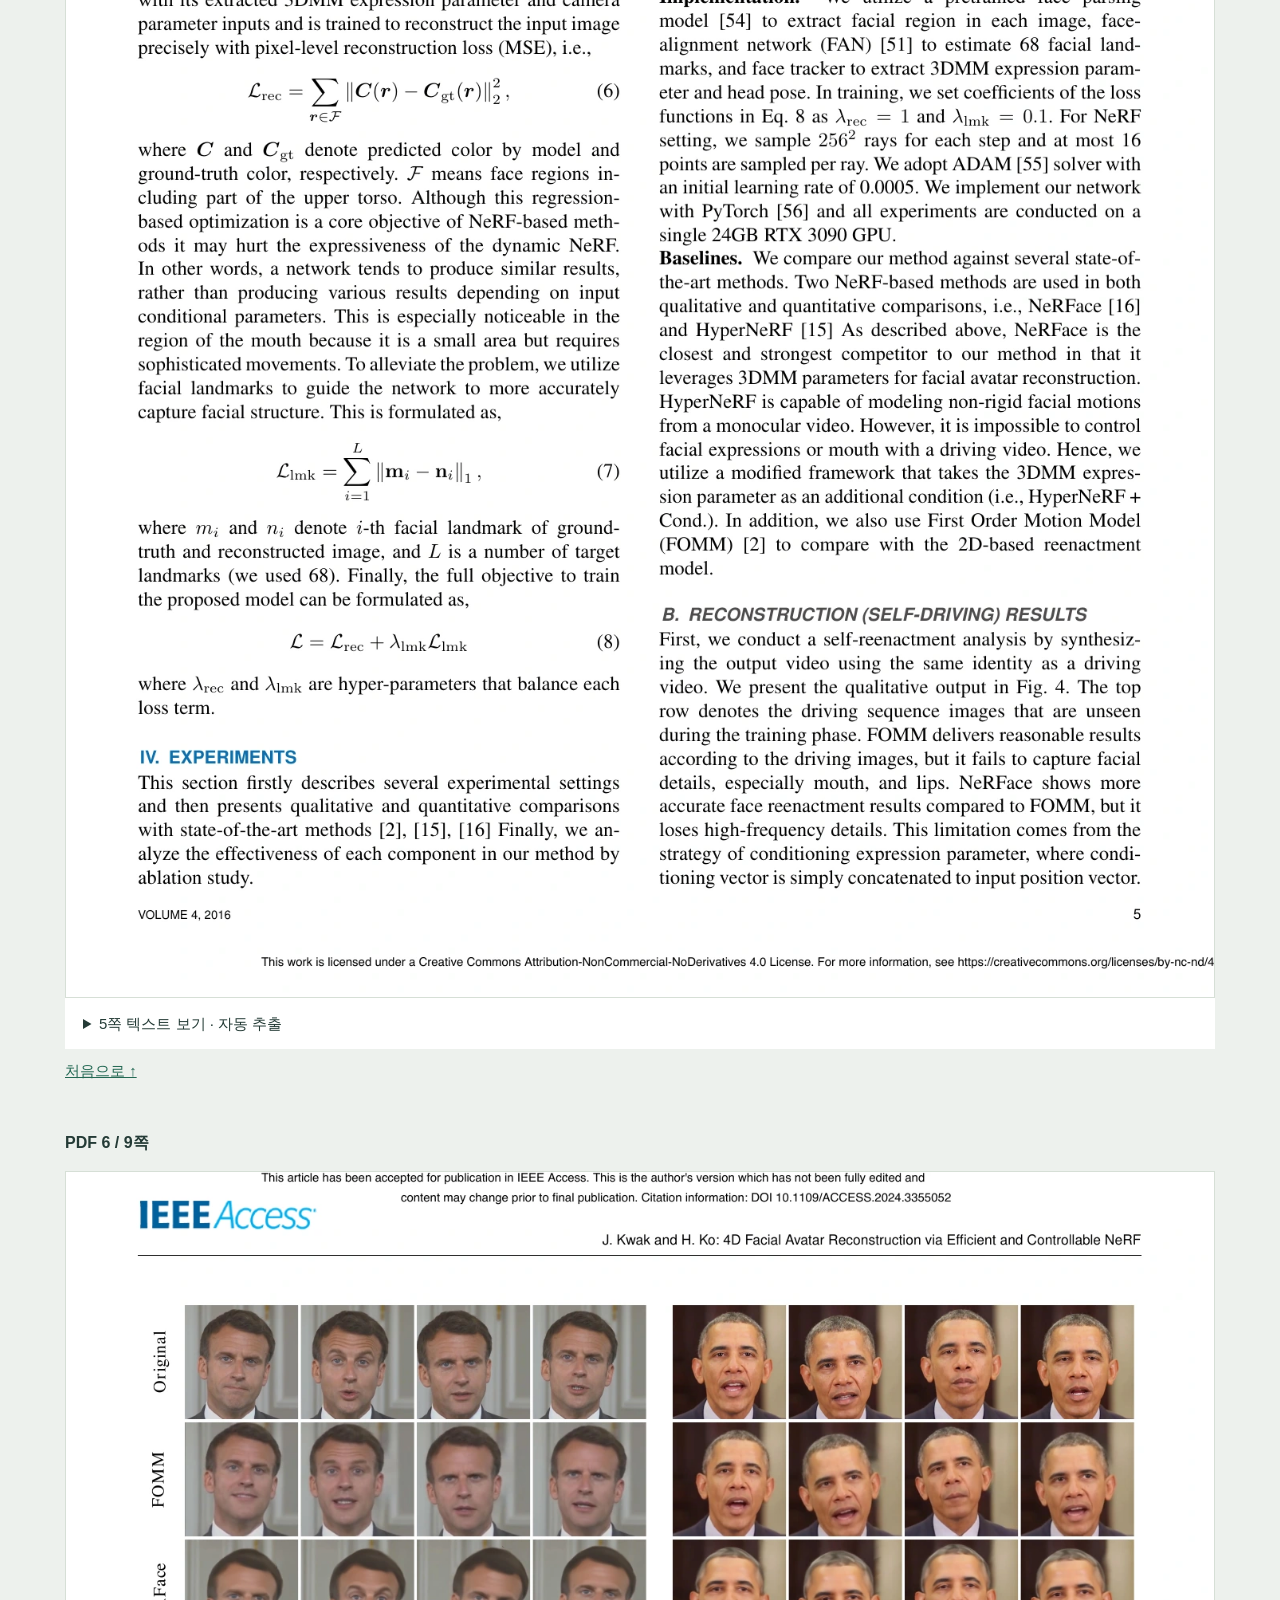
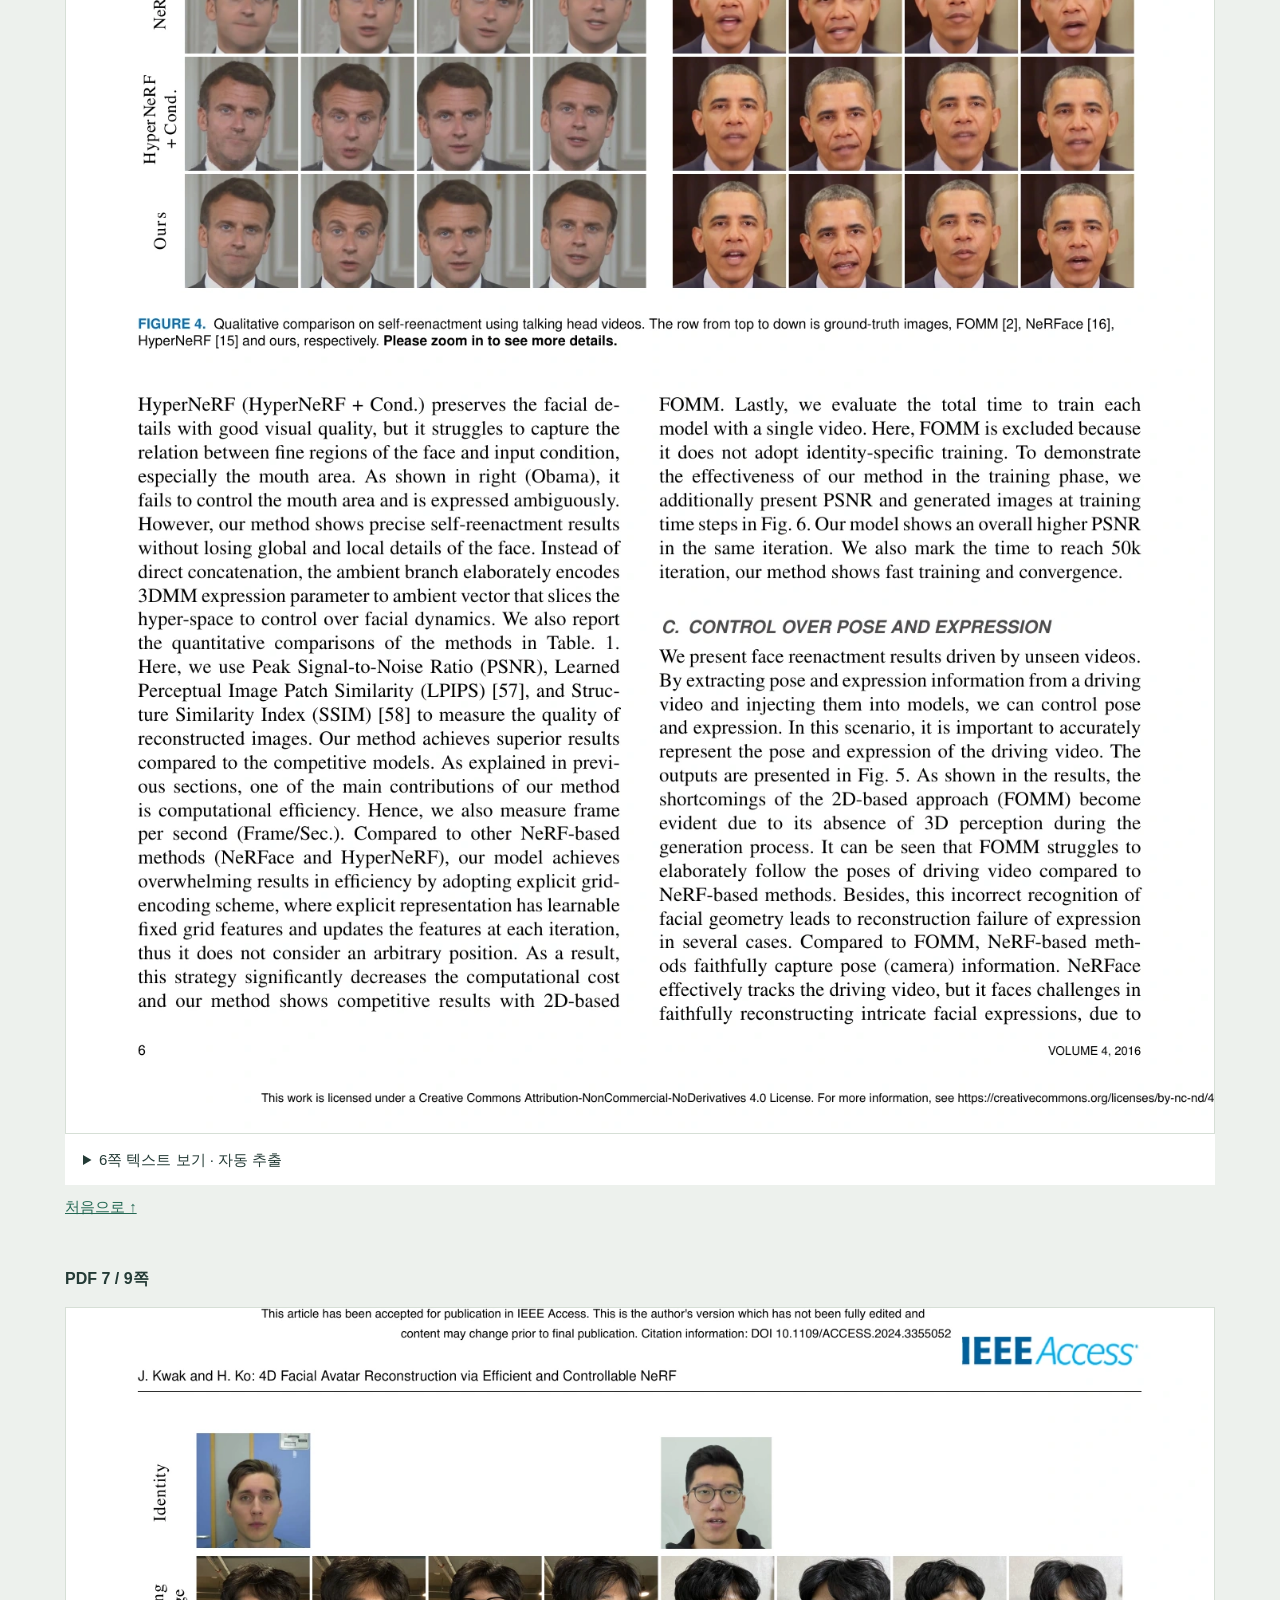
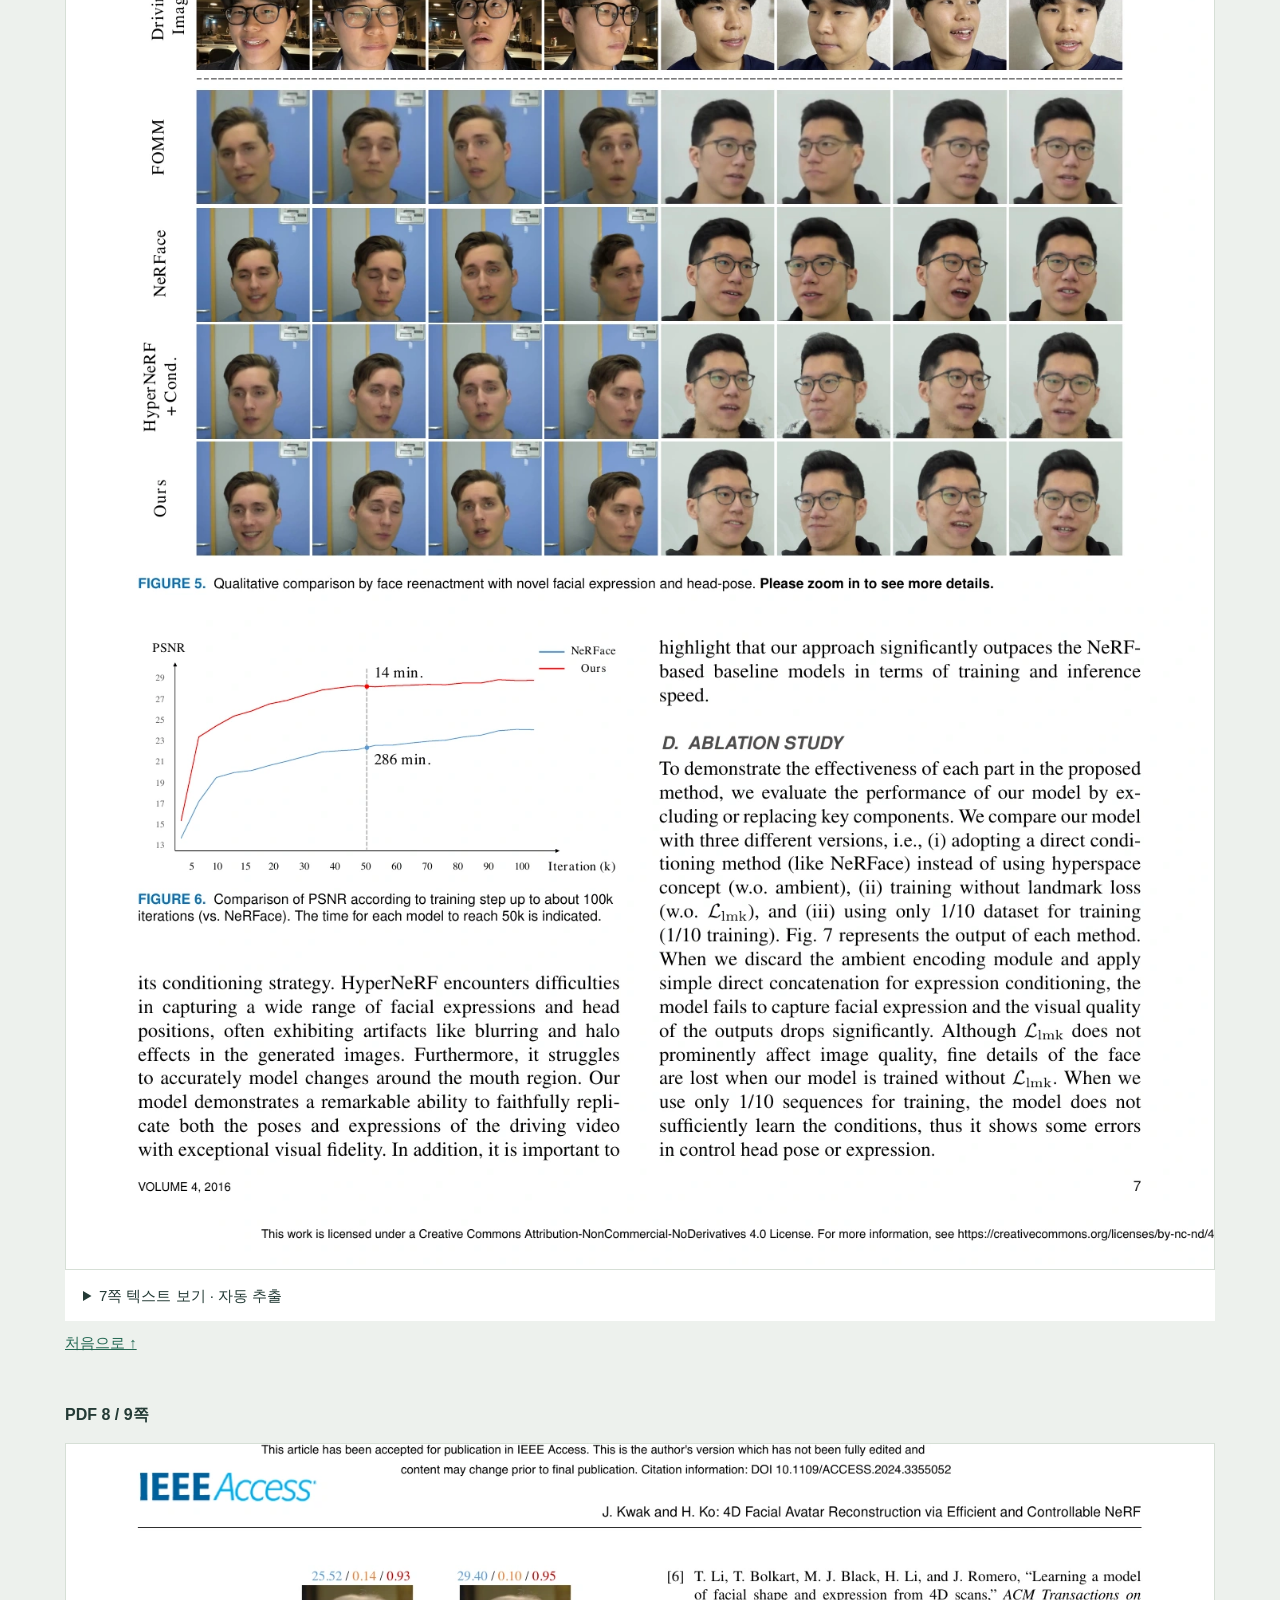
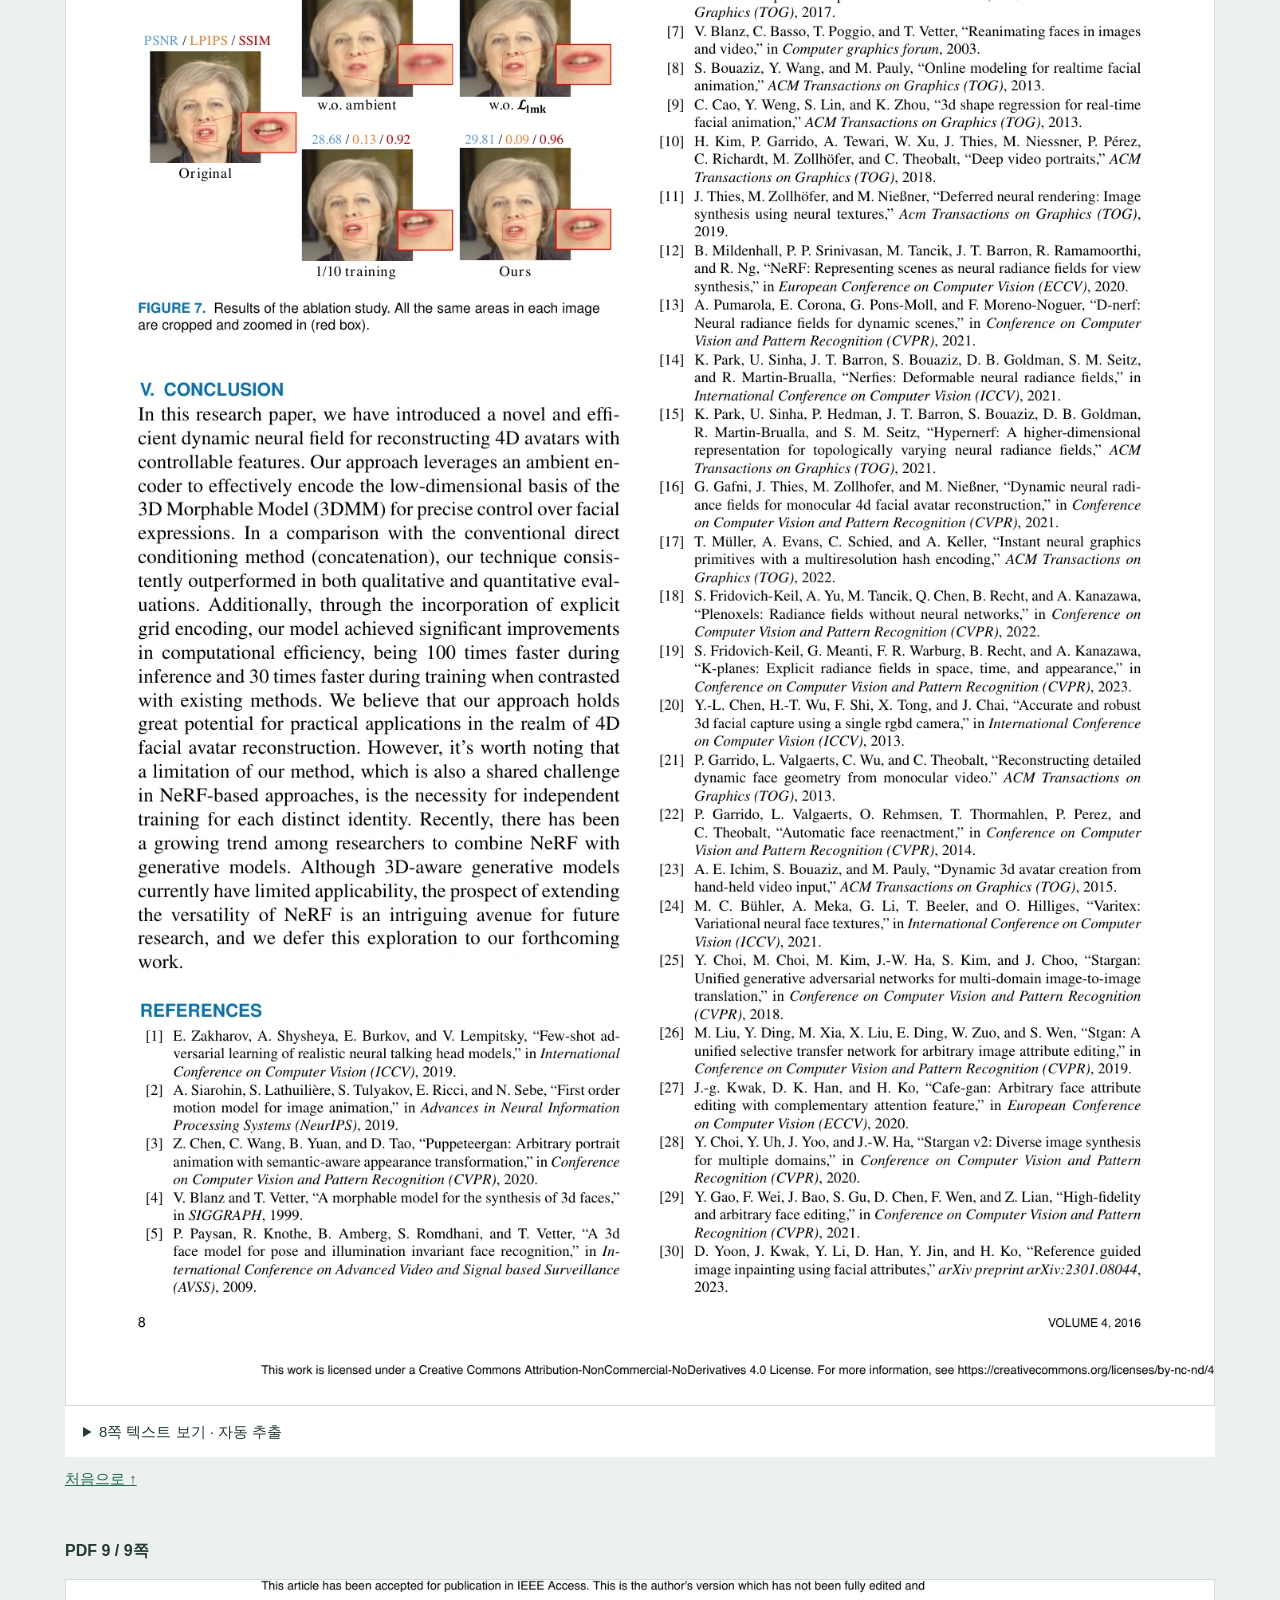
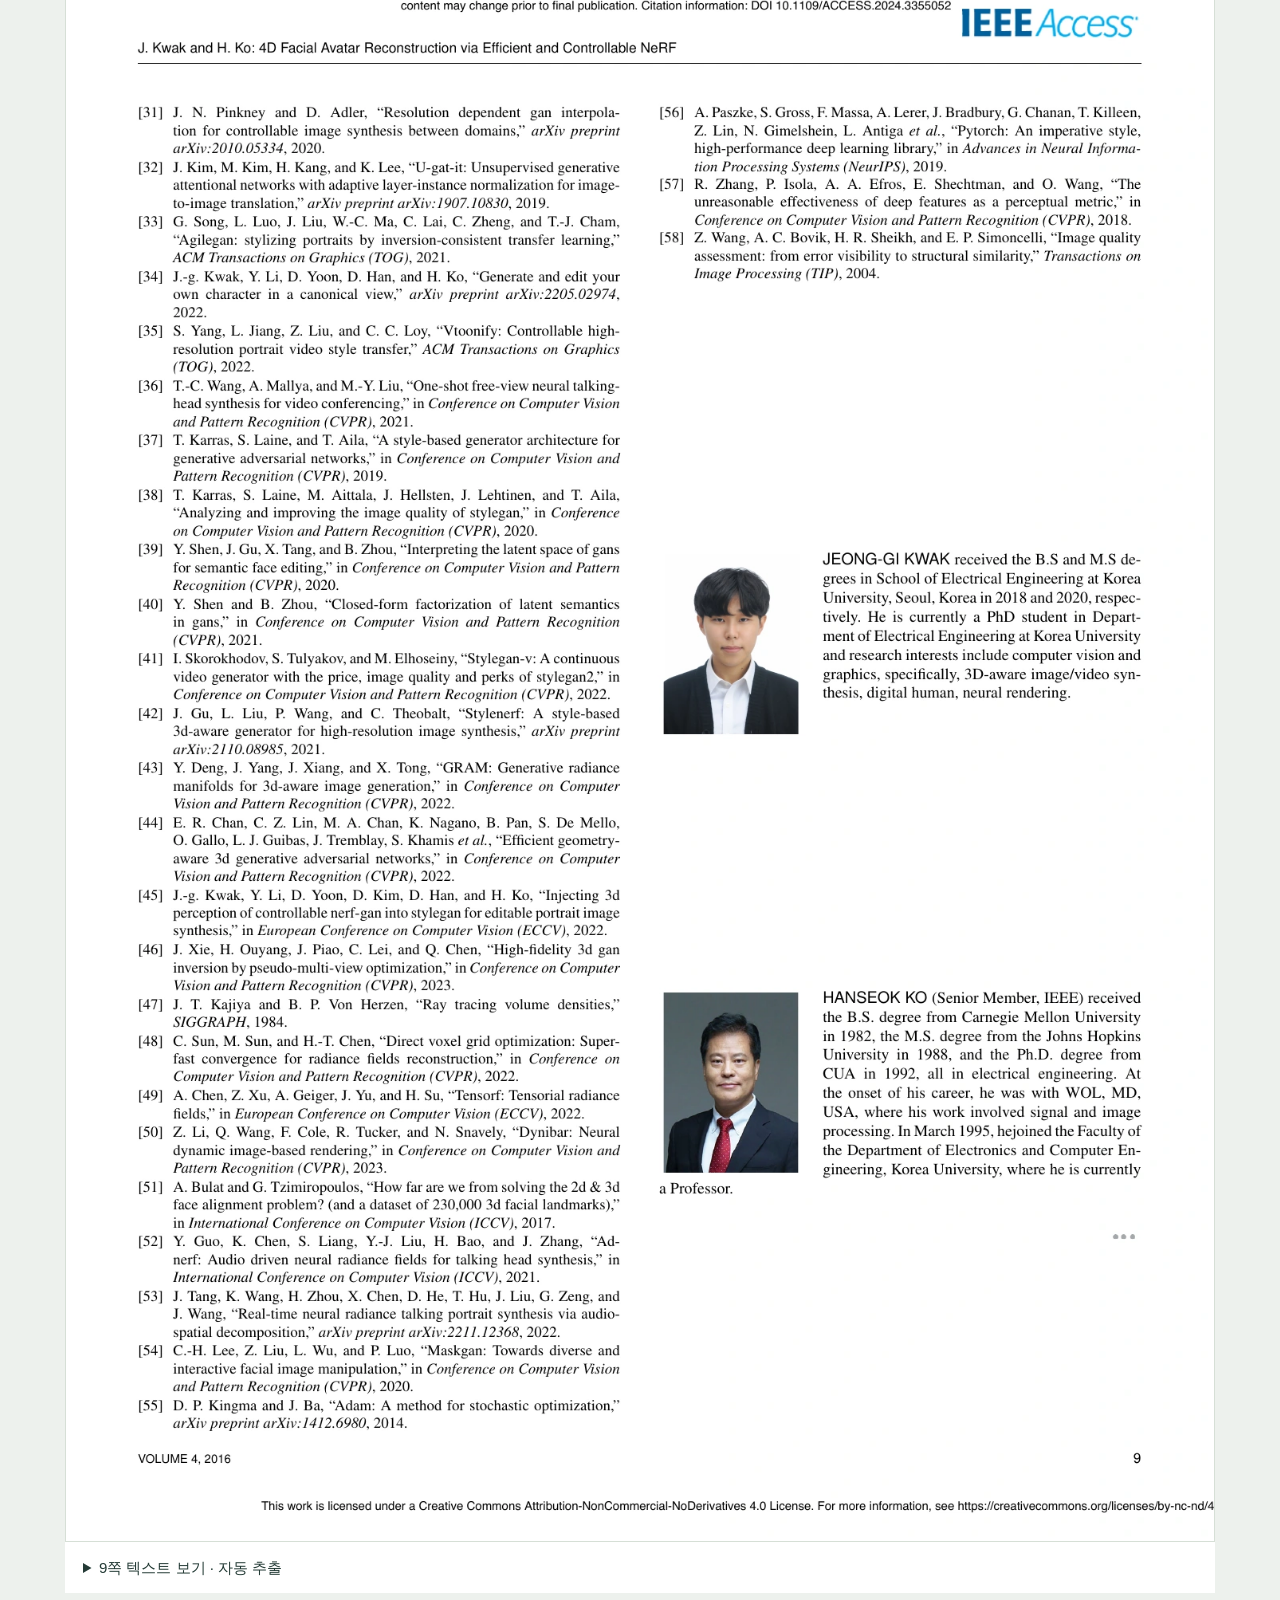
<file: xrmemory/papers/XRMR-SCR-0005.html>
<!doctype html><html lang="ko"><head><meta charset="utf-8"><meta name="viewport" content="width=device-width,initial-scale=1"><title>XRMR-SCR-0005 · 논문 원문 읽기</title><style>*{box-sizing:border-box}body{margin:0;background:#edf1ed;color:#243b36;font:15px/1.8 -apple-system,BlinkMacSystemFont,"Apple SD Gothic Neo",sans-serif}header,main{max-width:1200px;margin:auto;padding:25px}header{background:#fff}h1{font-size:23px;line-height:1.5}h2{font-size:16px}a{color:#236853}nav{display:flex;gap:14px;flex-wrap:wrap}section{scroll-margin:20px;margin:25px 0 45px}img{display:block;width:100%;height:auto;background:white;border:1px solid #d6dfd6}details{background:#fff;padding:12px 18px}summary{cursor:pointer}pre{white-space:pre-wrap;font:13px/1.8 monospace;overflow-wrap:anywhere}.top{display:block;margin:8px 0}small{color:#576b5c}.actions{display:flex;gap:20px;flex-wrap:wrap;margin:15px 0}</style></head><body><header id="top"><small>XRMR-SCR-0005 · 원문 열람 · 9쪽</small><h1>4D Facial Avatar Reconstruction from Monocular Video via Efficient and Controllable Neural Radiance Fields</h1><p>Jeong-gi Kwak · Hanseok Ko, 2024 · DOI <a href="https://doi.org/10.1109/ACCESS.2024.3355052" target="_blank" rel="noopener">10.1109/ACCESS.2024.3355052</a></p><p><strong>논문을 읽은 뒤 검토 작성 탭으로 돌아가 주세요.</strong> 아래 쪽수를 근거 위치에 적으면 됩니다. 브라우저 확대 기능으로 글자를 크게 볼 수 있습니다.</p><p><small>보관된 저자 수락본입니다. 첫 장의 임시 서지 표기는 최종 정보가 아니며, 수락본 안내에 표시된 DOI를 확인하세요. 원본 페이지 전체를 표시한 열람용 이미지입니다. CC BY-NC-ND 4.0 · <a href="https://creativecommons.org/licenses/by-nc-nd/4.0/">라이선스</a>. 자동 추출 텍스트의 수식·표·다단 순서는 이미지와 대조하세요.</small></p><div class="actions"><a href="./XRMR-SCR-0005.pdf" download>원본 PDF 내려받기</a><a href="../#trial">검토 화면으로 이동</a></div><nav aria-label="PDF 쪽수 이동"><a href="#page-1">1쪽</a> <a href="#page-2">2쪽</a> <a href="#page-3">3쪽</a> <a href="#page-4">4쪽</a> <a href="#page-5">5쪽</a> <a href="#page-6">6쪽</a> <a href="#page-7">7쪽</a> <a href="#page-8">8쪽</a> <a href="#page-9">9쪽</a></nav></header><main><section id="page-1"><h2>PDF 1 / 9쪽</h2><img src="./XRMR-SCR-0005-pages/page-1.webp" alt="보관된 논문 원문 1쪽. 텍스트는 아래 펼치기에서 확인할 수 있습니다." width="1440" height="1958" loading="eager"><details><summary>1쪽 텍스트 보기 · 자동 추출</summary><pre>Date of publication xxxx 00, 0000, date of current version xxxx 00, 0000.
Digital Object Identifier 10.1109/ACCESS.2017.DOI
4D Facial Avatar Reconstruction from
Monocular Video via Efficient and
Controllable Neural Radiance Fields
Jeong-gi Kwak and Hanseok Ko
The School of Electrical Engineering, Korea University, Seoul, 02841, Korea
Corresponding author: Hanseok Ko (e-mail: hsko@korea.ac.kr).
ABSTRACT
We present an efficient approach for monocular 4D facial avatar reconstruction using a dynamic neural
radiance field (NeRF). Over the years, NeRFs have been popular methods for 3D scene representation, but
lack computational efficiency and controllabilty, thus it is impractical for real world application such as
AR/VR, teleconferencing, and immersive experiences. Recent the introduction of grid-based encoding by
InstantNGP has enabled the rendering process of NeRF much faster, but it is limited to static 3D scenes.
To address the issues, we focus on developing a novel dynamic NeRF that allows explicit control over
pose and facial expression, while keeping the computational efficiency. By leveraging a low-dimensional
basis from the morphable model (3DMM) with elaborately designed spatial encoding branch and ambient
encoding branch, we condition a dynamic radiance field in an ambient space, improving controllability and
visual quality. Our model achieves rendering speeds approximately 30x faster at training and 100x faster at
inference than the baseline (NeRFace), enabling practical approaches for real world applications. Through
qualitative and quantitative experiments, we demonstrate the effectiveness of our approach. The dynamic
NeRF exhibits superior controllability, enhanced 3D consistency, and improved visual quality. Our efficient
model opens new possibilities for real-time applications, revolutionizing AR/VR and teleconferencing
experiences.
INDEX TERMS Neural radiance field (NeRF), Monocular facial avatar reconstruction, Face reenactment
I. INTRODUCTION
R
ECENTLY,4D dynamic facial avatar reconstruction has
received remarkable attention as a rapid progress of
virtual reality (VR), augmented reality (AR), and telecon-
ferencing. Beyond simply reconstructing the appearance of
the target facial identity, it requires the ability to faithfully
capture dynamics, where several attributes, e.g., head pose,
lips or facial expressions should be controllable according to
a given driving video (face reenactment) or conditions given
by users (controllable generation).
Several approaches [1]–[3] have exploited 2D modules in
order to synthesize and edit human portrait videos. They have
leveraged image-to-image translation using generative ad-
versarial networks (GANs) and shown photorealistic results.
However, they lack 3D understanding, meaning the under-
lying 3D geometry of an object is ignored in the rendering
process.
Due to the complicated structure and diverse rigid and
non-rigid motions of the human head, several approaches
have exploited 3D morphable models (3DMM) [4]–[6] as
the prior of the 3D human head. 3DMMs generally represent
a target human face with a 3D mean face and linear com-
bination of principal bases obtained from pre-captured 3D
scans. Early methods [7]–[9] have leveraged explicit surface
directly to reconstruct the target head model and they have
the advantage of extracting a 3D facial mesh with a lower
dimension of input (linear coefficient).However, they fail to
generate delicate details that do not exist in template mesh,
e.g., hairs and teeth. Several hybrid methods [10], [11] have
improved visual quality and 3D consistency by combining
image synthesis module with 3DMM. While they have shown
notable results, they still struggle to represent consistent 3D
head motion.
To overcome these limitations, we focus on &quot;NeRF-based
4D avatar reconstruction&quot; to obtain both 3D consistency and
rendering quality. Recently, neural radiance field (NeRF) [12]
VOLUME 4, 2016 1
This article has been accepted for publication in IEEE Access. This is the author&#x27;s version which has not been fully edited and 
content may change prior to final publication. Citation information: DOI 10.1109/ACCESS.2024.3355052
This work is licensed under a Creative Commons Attribution-NonCommercial-NoDerivatives 4.0 License. For more information, see https://creativecommons.org/licenses/by-nc-nd/4.0/</pre></details><a class="top" href="#top">처음으로 ↑</a></section><section id="page-2"><h2>PDF 2 / 9쪽</h2><img src="./XRMR-SCR-0005-pages/page-2.webp" alt="보관된 논문 원문 2쪽. 텍스트는 아래 펼치기에서 확인할 수 있습니다." width="1440" height="1958" loading="lazy"><details><summary>2쪽 텍스트 보기 · 자동 추출</summary><pre>J. Kwak and H. Ko: 4D Facial Avatar Reconstruction via Efficient and Controllable NeRF
Ours
30 sec. 1 min. 3 min. 1 hr. 36 hr.
NeRFace
20.03 22.82 24.38 29.40
13.40 17.54 18.39 23.61 26.85
FIGURE 1. Comparison of generated samples and PSNR results according to
training time. Red boxes denote the results at the time when training is
completed.
has achieved remarkable success in novel-view synthesis
tasks and has been applied in various fields since it could ren-
der high-quality images with accurate 3D awareness. NeRF
has a coordinated-based implicit structure, where it takes a
3D position and view direction as an input and predicts its
view-dependent color and density using MLPs. However, the
training process of the original NeRF assumes that the target
object is static, thus it is not suitable for dynamic objects such
as the human face. To handle the problem, several dynamic
NeRFs [13]–[15] capable of capturing rigid and non-rigid
motions of objects have been proposed. They effectively
capture the dynamic scenes with reasonable visual quality
even in a monocular setting but struggle to explicitly control
over pose or appearance of objects, meaning just playback or
reconstruction of the given video, not controllability.
NeRFace [16] achieved expression control over the re-
construction of the facial avatar by conditioning the im-
plicit network with 3DMM expression parameters. As a
result, NeRFace has the advantages of both rendering quality
of NeRF and parametric control of 3DMM. Nevertheless,
NeRFace suffers from slow training and inference speed
because the naive NeRF has to calculate all querying points
sampled from rays including a number of redundant points.
Even worse, conditional NeRFs like NeRFace require more
training images to faithfully capture the relationship between
3DMM parameters and facial dynamics, resulting in slower
convergence. Actually, it takes about 1-2 days to learn scene
dynamics from a 5122 resolution monocular video and about
8-9 seconds to render for each image. Despite the reasonable
rendering quality and 3D consistency of NeRF-based 4D
avatar reconstruction, computational inefficiency is a major
obstacle to real-world application.
To handle the issue, we exploit a concept of grid-based
encoding [17] to reconstruct a controllable 4D facial avatar.
Instead of predicting an arbitrary point in a 3D scene implic-
itly, recently proposed methods [17], [18] divide a 3D scene
into a learnable explicit voxel grid or efficient planes [19]
that stores scene features. With this setting, the value of a
querying point is determined by a combination of features of
the surrounding voxels like bilinear interpolation.However,
directly applying these explicit methods to our problem is
challenging because they capture static 3D scenes or just add
time components, without controllability.
To this end, we add a grid-based ambient encoder which
encodes the 3DMM expression parameters and provides the
condition to NeRF model by slicing the hyper-space of the
model inspired by HyperNeRF [15]. Since our model takes
the 3DMM expression parameter as a condition, it is capable
of face reenactment using a driving video and direct control
over facial expressions like NeRFace. Notably, our model is
much more efficient than NeRFace, showing about 30x faster
speed at training (Fig. 1) and about 100x faster at inference.
Therefore, we can obtain a personalized 4D avatar with fast
convergence speed, and even when comparing visual qual-
ity, our model delivers competitive or superior results. We
demonstrate the effectiveness of our method with qualitative
and quantitative results.
In summary, our contributions are as follow:
• We propose a novel dynamic NeRF model for 4D avatar
reconstruction which is computationally efficient.
• Beyond just reconstructing an input video, our model
enables users to control 4D avatar by exploiting 3DMM
parameters as additional condition of the NeRF model.
• We introduce explicit grid-based encoding branches that
encode spatial and conditioning information, resulting
in notable speed up.
II. RELATED WORK
FACE RECONSTRUCTION, SYNTHESIS, AND CONTROL
The desire for representing realistic digital human faces has
been a long-standing problem in computer vision and graph-
ics communities due to its endless potential applications.
However, it is challenging to express the unique charac-
teristics and details of each face and to precisely control
them. For this reason, the majority of head reconstruction
approaches [7]–[11], [20]–[24] have utilized several para-
metric 3D Morphable Models (3DMM) [4]–[6] obtained by
dimensionality reduction of complex high-dimensional 3D
face scans using PCA. Here, the morphable models are used
as a 3D prior to head reconstruction. While these methods
have shown plausible reconstruction results and the ability
to preserve facial details, they have struggled with capturing
accurate 3D geometry. Besides, since their 3D prior is heavily
based on a template mesh, it is difficult to restore several
missing parts in the template, such as hair and teeth.
Another mainstream research is 2D generative model-
based approaches. Among them, GAN-based methods have
shown remarkable success in photorealistic facial image syn-
thesis. It has been extended to facial attribute editing [25]–
[30], stylization [31]–[35], and animation [36]. Recent works
have focused on leveraging powerful pretrained generators,
e.g. StyleGAN [37], [38]. They have demonstrated that se-
mantic editing and animation can be achieved by several
manipulations in the latent space of StyleGAN. Combined
with GAN inversion methods, they have shown powerful
performance for real image editing [39], [40] and anima-
tion [35], [41]. Despite the expressiveness of 2D GANs,
they struggle with preserving multi-view consistency due to
2 VOLUME 4, 2016
This article has been accepted for publication in IEEE Access. This is the author&#x27;s version which has not been fully edited and 
content may change prior to final publication. Citation information: DOI 10.1109/ACCESS.2024.3355052
This work is licensed under a Creative Commons Attribution-NonCommercial-NoDerivatives 4.0 License. For more information, see https://creativecommons.org/licenses/by-nc-nd/4.0/</pre></details><a class="top" href="#top">처음으로 ↑</a></section><section id="page-3"><h2>PDF 3 / 9쪽</h2><img src="./XRMR-SCR-0005-pages/page-3.webp" alt="보관된 논문 원문 3쪽. 텍스트는 아래 펼치기에서 확인할 수 있습니다." width="1440" height="1958" loading="lazy"><details><summary>3쪽 텍스트 보기 · 자동 추출</summary><pre>J. Kwak and H. Ko: 4D Facial Avatar Reconstruction via Efficient and Controllable NeRF
Spatial  encoding branch
Preprocessing
network
Expression 𝝍
Pose𝑹 𝒕]
𝑓, 𝑐𝑥, 𝑐𝑦 Camera intrinsics
Foreground
Background Radiance field Camera
𝐱Monocular video
Template NeRF
𝐜
(Color)
𝜎
(Density)
Per-frame latent code 𝒍
3D point
Grid encoder
(position)
Grid encoder
(ambient)
Ambient  encoding branch
Linear (64, 64)
Linear (64, 64)
Linear (64, 64)
Linear (64, 64)
Linear (143, 64)
Tanh
Linear (64, 3)
Linear (64, 64)
Linear (64, 64)
Linear (64, 64)
Linear (64, 64)
Linear (64, 64)
Linear (64, 64)
Linear (138, 64)
⊕
⊕
Concat.
Concat.
Linear 
(64, 3)
Linear 
(64, 1)
79
64
64
10
FIGURE 2. Overview of our framework. It represents dynamic neural fields from an input video. Spatial and ambient branches encode spatial and conditioning
information, respectively. After that, a template NeRF predicts view-dependent color (c) and its density (σ).
a lack of 3D understanding in synthesis. Recently proposed
3D-aware generative models and several applications [42]–
[46] have alleviated the problem, but they have limitations in
capturing diverse facial dynamics.
DYNAMIC NEURAL RADIANCE FIELD
Neural radiance field (NeRF) incorporates implicit neural
representation (INR) where it takes 3D coordinates as an
input and predicts the corresponding information with a
neural network. The output image is rendered into a 2D grid
with a classic volumetric rendering [47].
Since NeRF is a method initially proposed for the novel-
view synthesis of a static object, it fails to represent dynamic
scenes. To address the issue, several dynamic NeRF models
have been proposed to capture the changes in the scene over
time. Nerfies [14] introduced a deformation field to model
deformable dynamic objects, and HyperNeRF [15] proposed
a hyperspace to handle topological variations inspired by
level set methods. NeRFace [16] combines NeRF network
with a low dimensional morphable model to provide explicit
control over pose or expressions in the synthesis process.
Our work is most closely related to NeRFace [16], on the
commonality of introducing 3DMM expression parameters
in dynamic NeRF to obtain controllability. Compared to
NeRFace, our method greatly improves the computational
efficiency and rendering quality with the introduction of a
novel architecture and loss function.
EXPLICIT GRID STRUCTURE FOR EFFICIENT NERF
After the advent of NeRF, many efforts have been made to
improve the computational efficiency of NeRF-based render-
ing. Recently, several hybrid approaches that combine NeRF
with sparse explicit representations such as voxels or planes
have been proposed and shown dramatic speed up in both
training and inference. DVGO [48] replaces MLPs in the
original NeRF with a voxel grid and shows fast convergence
by optimizing the voxel grid directly. Plenoxel [18] prunes re-
dundant space and represents a scene as a sparse 3D grid with
spherical harmonics. InstantNeRF [17] leverages a multi-
resolution encoding of feature grids using hash tables. Ten-
sorf [49] proposed low-rank tensor decomposition to reduce
the computational complexity of NeRF-based scene repre-
sentation. These methods open up the possibility that NeRF-
based methods can be applied to real-world applications
requiring real-time or equivalent speed e.g., teleconference,
VR/AR, and the metaverse. Our method is also inspired by
InstantNeRF and leverages a multi-resolution feature grid
to improve computational efficiency. Unlike InstantNeRF,
which aims to represent a static scene, our approach is
applied to a dynamic NeRF which should be able to capture
various facial features.
III. PROPOSED METHOD
In this section, we first explain several backgrounds of neural
radiance field (NeRF) briefly. After that, we propose our 4D
avatar reconstruction framework, by first introducing control
over facial expressions by slicing a hyperspace with 3DMM
parameters, and then by explaining an efficient structure
using explicit grid-based NeRF.
A. PRELIMINARIES: NEURAL RADIANCE FIELDS
Before introducing our method, we briefly explain a volumet-
ric rendering process of NeRF [12] and its variants. Original
NeRF consists of several MLPs, where it takes a 3D position
x ∈ R3 and an additional 2D view direction d ∈ R2 as
input and predicts volume density σ(x) ∈ R and the view-
dependent RGB color c(x, d) ∈ R3. To render the image,
it utilizes a classic volumetric technique (ray-tracing) [47],
accumulating the information of querying points on each ray
VOLUME 4, 2016 3
This article has been accepted for publication in IEEE Access. This is the author&#x27;s version which has not been fully edited and 
content may change prior to final publication. Citation information: DOI 10.1109/ACCESS.2024.3355052
This work is licensed under a Creative Commons Attribution-NonCommercial-NoDerivatives 4.0 License. For more information, see https://creativecommons.org/licenses/by-nc-nd/4.0/</pre></details><a class="top" href="#top">처음으로 ↑</a></section><section id="page-4"><h2>PDF 4 / 9쪽</h2><img src="./XRMR-SCR-0005-pages/page-4.webp" alt="보관된 논문 원문 4쪽. 텍스트는 아래 펼치기에서 확인할 수 있습니다." width="1440" height="1958" loading="lazy"><details><summary>4쪽 텍스트 보기 · 자동 추출</summary><pre>J. Kwak and H. Ko: 4D Facial Avatar Reconstruction via Efficient and Controllable NeRF
from start tn to end tf . It can be formulated as,
C(r) =
Z tf
tn
T (t) · σ(o + td) · c(o + td, d)dt,
where T (t) = exp

−
Z t
tn
σ(r(s))ds

.
(1)
Here, T (t) represents the accumulated transmittance along
the ray from the starting point to t. Therefore, the process
of predicting color and density using NeRF network can be
decribed as,
fNeRF : (x, d) 7→ (c, σ), (2)
One of the limitations of the original NeRF is that it can
not handle dynamic scenes or objects that move over time
or other conditions. To address the issue, several methods,
called dynamic NeRF [13]–[16], [50], have been proposed in
order to capture the motion and deformation of objects over
time or several conditions. Therefore, We can express this by
using an additional variable in Eq. 2, i.e.,
fD.NeRF : (x, d, α) 7→ (c, σ), (3)
where α denotes some additional conditions which enable the
network to model the dynamics of the object.
B. 4D AVATAR CONTROL WITH 3DMM P ARAMETERS
Beyond just the reconstruction from a monocular portrait
video (like &quot;replaying video&quot;), we aim to enable users to
control facial expressions and poses. To this end, we need
to modulate NeRF architecture according to conditions. We
selected 3DMM expression parameters [5] as input condition
(α in Eq. 3) since we can extract 3DMM parameters from a
monocular facial video using pretrained face tracking meth-
ods [51], [52], thus it is possible to train the NeRF model
with regression-based optimization.
One of the basic methods to condition a NeRF model
involves concatenating 3DMM parameters with the input
3D position. NeRFace [16] employs this approach, yet it
occasionally falls short in capturing the nuances of facial
dynamics due to the limited effectiveness of this concatena-
tion method in representing intricate and dynamic scenes. To
handle this problem, we adopt a concept of hyperspace [15]
where each training image can be obtained by slicing a
higher dimensional space using 3DMM parameters. It can be
represented as,
w = H(x, ψ), (4)
where H, ψ, w denote the slicing surface field, 3DMM
expression parameter, and the point of ambient coordinate
space which determines how to slice the higher dimensional
hyper-space, respectively. Therefore, the model is capable
of constructing a higher dimension space including various
expression information. Finally, our dynamic radiance field
conditioned by the 3DMM parameter can be formulated by,
Fθ : (x, d, w, l) 7→ (c, σ), (5)
Querying point
Learnable 
grid feature
Interpolated
featureGrid encoder
FIGURE 3. Structure of the grid encoder. The feature of an arbitrary 3D
querying point is determined by the interpolation of the surrounding grid
features.
where θ denotes the learnable parameters of our model. In
addition, we add a learnable per-frame latent code l which is
widely used for dynamic NeRFs to compensate for missing
information.
The overall framework is described in Fig. 2. As explained
above, a conditioning vector (3DMM expression parameter)
extracted from a source image is encoded with a branch
of ambient slicing surface instead of simply applying con-
catenation. After that, a template NeRF which consists of
shallow MLPs takes position and view direction as input
and predicts view-dependent color and its density Finally, the
output image is obtained with a classic volumetric rendering
technique [47]. Note that we do not utilize a positional encod-
ing but exploit grid-based parametric encoding. Because our
network has a grid-based explicit structure and it is described
in the following section (Sec. III-C).
C. GRID-BASED STRUCTURE FOR EFFICIENT
RENDERING
Another problem of the original NeRF and its variants lies in
their slow speed at both the training and inference phases.
Besides, conditional or dynamic NeRF methods like our
model require more training images to faithfully capture the
scene dynamics and the change of input images according
to conditions. The reason for the inefficiency is due to
its implicit structure, where the MLP-based NeRF network
should independently perform calculations for all queried ar-
bitrary points in 3D space for volumetric rendering. Inspired
by recent remarkable advances in computational efficiency
led by explicit grid-based methods [17], [18], [48], [49],
we replace the MLP-based implicit NeRF network with an
explicit grid [17]. Here, discrete voxels on the grid store their
own learnable parametric feature. Encoding of each point is
determined by combinations of grid features, e.g., bilinear
interpolation, instead of calculating every querying point on
rays (Fig. 3). Unlike other grid-based methods that handle a
static 3D scene, our model needs to capture dynamic scenes.
RAD-NeRF [53], which is audio-based NeRF, solves this
problem by exploiting an additional 2D audio grid. Inspired
by RAD-NeRF, we introduce an additional grid encoder,
which encodes a 3D point in ambient coordinates condi-
4 VOLUME 4, 2016
This article has been accepted for publication in IEEE Access. This is the author&#x27;s version which has not been fully edited and 
content may change prior to final publication. Citation information: DOI 10.1109/ACCESS.2024.3355052
This work is licensed under a Creative Commons Attribution-NonCommercial-NoDerivatives 4.0 License. For more information, see https://creativecommons.org/licenses/by-nc-nd/4.0/</pre></details><a class="top" href="#top">처음으로 ↑</a></section><section id="page-5"><h2>PDF 5 / 9쪽</h2><img src="./XRMR-SCR-0005-pages/page-5.webp" alt="보관된 논문 원문 5쪽. 텍스트는 아래 펼치기에서 확인할 수 있습니다." width="1440" height="1958" loading="lazy"><details><summary>5쪽 텍스트 보기 · 자동 추출</summary><pre>J. Kwak and H. Ko: 4D Facial Avatar Reconstruction via Efficient and Controllable NeRF
TABLE 1. Quantitative comparisons with the competitive methods.
FOMM NeRFace HyperNeRF
+ Cond. Ours
PSNR (↑) 24.64 26.71 27.06 29.81
LPIPS(↓) 0.21 0.13 0.14 0.09
SSIM(↑) 0.89 0.93 0.94 0.96
Frame/sec. (↑) 14 0.12 0.16 11
Training time (hr.) (↓) - 36 32 1
tioned by the extracted 3DMM parameter. Our approach
dramatically improves the computational efficiency in both
training and inference phases (about 30x and 100x faster than
NeRFace, respectively) while maintaining competitive visual
quality or even better performance.
D. MODEL OBJECTIVES
Our network takes a facial image from a monocular video
with its extracted 3DMM expression parameter and camera
parameter inputs and is trained to reconstruct the input image
precisely with pixel-level reconstruction loss (MSE), i.e.,
Lrec =
X
r∈F
∥C(r) − C gt(r)∥2
2 , (6)
where C and C gt denote predicted color by model and
ground-truth color, respectively. F means face regions in-
cluding part of the upper torso. Although this regression-
based optimization is a core objective of NeRF-based meth-
ods it may hurt the expressiveness of the dynamic NeRF.
In other words, a network tends to produce similar results,
rather than producing various results depending on input
conditional parameters. This is especially noticeable in the
region of the mouth because it is a small area but requires
sophisticated movements. To alleviate the problem, we utilize
facial landmarks to guide the network to more accurately
capture facial structure. This is formulated as,
Llmk =
LX
i=1
∥mi − ni∥1 , (7)
where mi and ni denote i-th facial landmark of ground-
truth and reconstructed image, and L is a number of target
landmarks (we used 68). Finally, the full objective to train
the proposed model can be formulated as,
L = Lrec + λlmkLlmk (8)
where λrec and λlmk are hyper-parameters that balance each
loss term.
IV. EXPERIMENTS
This section firstly describes several experimental settings
and then presents qualitative and quantitative comparisons
with state-of-the-art methods [2], [15], [16] Finally, we an-
alyze the effectiveness of each component in our method by
ablation study.
A. EXPERIMENTAL SETUP
Dataset. We used 1-2 min. of person-specific monocular
RGB videos containing rigid and non-rigid motion of the
leader’s face. This public dataset is widely used for several
tasks, e.g., dynamic NeRF and talking head generation. We
used 9/10 of the frames for training and the others for testing.
Each image is cropped to 512 × 512 to include the face
area. Through the experiments, we aim to validate two key
aspects of each method: visual quality and the ability to
represent dynamics. To this end, we selected two datasets.
First, we used a talking head dataset [52], which contains
several talking head videos including natural head motions.
With this dataset, we compare reconstruction (self-driving)
results. In addition, we also use the NeRFace dataset [16],
which consists of several monocular person-specific videos.
Compared to the talking head dataset, the NeRFace dataset
contains more dynamic head poses or expressions. Therefore,
we utilize it for the face reenactment experiment.
Implementation. We utilize a pretrained face parsing
model [54] to extract facial region in each image, face-
alignment network (FAN) [51] to estimate 68 facial land-
marks, and face tracker to extract 3DMM expression param-
eter and head pose. In training, we set coefficients of the loss
functions in Eq. 8 as λrec = 1 and λlmk = 0 .1. For NeRF
setting, we sample 2562 rays for each step and at most 16
points are sampled per ray. We adopt ADAM [55] solver with
an initial learning rate of 0.0005. We implement our network
with PyTorch [56] and all experiments are conducted on a
single 24GB RTX 3090 GPU.
Baselines. We compare our method against several state-of-
the-art methods. Two NeRF-based methods are used in both
qualitative and quantitative comparisons, i.e., NeRFace [16]
and HyperNeRF [15] As described above, NeRFace is the
closest and strongest competitor to our method in that it
leverages 3DMM parameters for facial avatar reconstruction.
HyperNeRF is capable of modeling non-rigid facial motions
from a monocular video. However, it is impossible to control
facial expressions or mouth with a driving video. Hence, we
utilize a modified framework that takes the 3DMM expres-
sion parameter as an additional condition (i.e., HyperNeRF +
Cond.). In addition, we also use First Order Motion Model
(FOMM) [2] to compare with the 2D-based reenactment
model.
B. RECONSTRUCTION (SELF-DRIVING) RESULTS
First, we conduct a self-reenactment analysis by synthesiz-
ing the output video using the same identity as a driving
video. We present the qualitative output in Fig. 4. The top
row denotes the driving sequence images that are unseen
during the training phase. FOMM delivers reasonable results
according to the driving images, but it fails to capture facial
details, especially mouth, and lips. NeRFace shows more
accurate face reenactment results compared to FOMM, but it
loses high-frequency details. This limitation comes from the
strategy of conditioning expression parameter, where condi-
tioning vector is simply concatenated to input position vector.
VOLUME 4, 2016 5
This article has been accepted for publication in IEEE Access. This is the author&#x27;s version which has not been fully edited and 
content may change prior to final publication. Citation information: DOI 10.1109/ACCESS.2024.3355052
This work is licensed under a Creative Commons Attribution-NonCommercial-NoDerivatives 4.0 License. For more information, see https://creativecommons.org/licenses/by-nc-nd/4.0/</pre></details><a class="top" href="#top">처음으로 ↑</a></section><section id="page-6"><h2>PDF 6 / 9쪽</h2><img src="./XRMR-SCR-0005-pages/page-6.webp" alt="보관된 논문 원문 6쪽. 텍스트는 아래 펼치기에서 확인할 수 있습니다." width="1440" height="1958" loading="lazy"><details><summary>6쪽 텍스트 보기 · 자동 추출</summary><pre>J. Kwak and H. Ko: 4D Facial Avatar Reconstruction via Efficient and Controllable NeRF
Ours OriginalHyperNeRF
+ Cond. NeRFace
 FOMM
FIGURE 4. Qualitative comparison on self-reenactment using talking head videos. The row from top to down is ground-truth images, FOMM [2], NeRFace [16],
HyperNeRF [15] and ours, respectively.Please zoom in to see more details.
HyperNeRF (HyperNeRF + Cond.) preserves the facial de-
tails with good visual quality, but it struggles to capture the
relation between fine regions of the face and input condition,
especially the mouth area. As shown in right (Obama), it
fails to control the mouth area and is expressed ambiguously.
However, our method shows precise self-reenactment results
without losing global and local details of the face. Instead of
direct concatenation, the ambient branch elaborately encodes
3DMM expression parameter to ambient vector that slices the
hyper-space to control over facial dynamics. We also report
the quantitative comparisons of the methods in Table. 1.
Here, we use Peak Signal-to-Noise Ratio (PSNR), Learned
Perceptual Image Patch Similarity (LPIPS) [57], and Struc-
ture Similarity Index (SSIM) [58] to measure the quality of
reconstructed images. Our method achieves superior results
compared to the competitive models. As explained in previ-
ous sections, one of the main contributions of our method
is computational efficiency. Hence, we also measure frame
per second (Frame/Sec.). Compared to other NeRF-based
methods (NeRFace and HyperNeRF), our model achieves
overwhelming results in efficiency by adopting explicit grid-
encoding scheme, where explicit representation has learnable
fixed grid features and updates the features at each iteration,
thus it does not consider an arbitrary position. As a result,
this strategy significantly decreases the computational cost
and our method shows competitive results with 2D-based
FOMM. Lastly, we evaluate the total time to train each
model with a single video. Here, FOMM is excluded because
it does not adopt identity-specific training. To demonstrate
the effectiveness of our method in the training phase, we
additionally present PSNR and generated images at training
time steps in Fig. 6. Our model shows an overall higher PSNR
in the same iteration. We also mark the time to reach 50k
iteration, our method shows fast training and convergence.
C. CONTROL OVER POSE AND EXPRESSION
We present face reenactment results driven by unseen videos.
By extracting pose and expression information from a driving
video and injecting them into models, we can control pose
and expression. In this scenario, it is important to accurately
represent the pose and expression of the driving video. The
outputs are presented in Fig. 5. As shown in the results, the
shortcomings of the 2D-based approach (FOMM) become
evident due to its absence of 3D perception during the
generation process. It can be seen that FOMM struggles to
elaborately follow the poses of driving video compared to
NeRF-based methods. Besides, this incorrect recognition of
facial geometry leads to reconstruction failure of expression
in several cases. Compared to FOMM, NeRF-based meth-
ods faithfully capture pose (camera) information. NeRFace
effectively tracks the driving video, but it faces challenges in
faithfully reconstructing intricate facial expressions, due to
6 VOLUME 4, 2016
This article has been accepted for publication in IEEE Access. This is the author&#x27;s version which has not been fully edited and 
content may change prior to final publication. Citation information: DOI 10.1109/ACCESS.2024.3355052
This work is licensed under a Creative Commons Attribution-NonCommercial-NoDerivatives 4.0 License. For more information, see https://creativecommons.org/licenses/by-nc-nd/4.0/</pre></details><a class="top" href="#top">처음으로 ↑</a></section><section id="page-7"><h2>PDF 7 / 9쪽</h2><img src="./XRMR-SCR-0005-pages/page-7.webp" alt="보관된 논문 원문 7쪽. 텍스트는 아래 펼치기에서 확인할 수 있습니다." width="1440" height="1958" loading="lazy"><details><summary>7쪽 텍스트 보기 · 자동 추출</summary><pre>J. Kwak and H. Ko: 4D Facial Avatar Reconstruction via Efficient and Controllable NeRF
Ours Driving 
Image
HyperNeRF
+ Cond. NeRFace
 FOMM
 Identity
FIGURE 5. Qualitative comparison by face reenactment with novel facial expression and head-pose.Please zoom in to see more details.
13
15
17
19
21
23
25
27
29
PSNR
Iteration (k)5       10       15       20        30        40        50        60        70        80        90        100            
14 min.
286 min.
Ours
NeRFace
FIGURE 6. Comparison of PSNR according to training step up to about 100k
iterations (vs. NeRFace). The time for each model to reach 50k is indicated.
its conditioning strategy. HyperNeRF encounters difficulties
in capturing a wide range of facial expressions and head
positions, often exhibiting artifacts like blurring and halo
effects in the generated images. Furthermore, it struggles
to accurately model changes around the mouth region. Our
model demonstrates a remarkable ability to faithfully repli-
cate both the poses and expressions of the driving video
with exceptional visual fidelity. In addition, it is important to
highlight that our approach significantly outpaces the NeRF-
based baseline models in terms of training and inference
speed.
D. ABLATION STUDY
To demonstrate the effectiveness of each part in the proposed
method, we evaluate the performance of our model by ex-
cluding or replacing key components. We compare our model
with three different versions, i.e., (i) adopting a direct condi-
tioning method (like NeRFace) instead of using hyperspace
concept (w.o. ambient), (ii) training without landmark loss
(w.o. Llmk), and (iii) using only 1/10 dataset for training
(1/10 training). Fig. 7 represents the output of each method.
When we discard the ambient encoding module and apply
simple direct concatenation for expression conditioning, the
model fails to capture facial expression and the visual quality
of the outputs drops significantly. Although Llmk does not
prominently affect image quality, fine details of the face
are lost when our model is trained without Llmk. When we
use only 1/10 sequences for training, the model does not
sufficiently learn the conditions, thus it shows some errors
in control head pose or expression.
VOLUME 4, 2016 7
This article has been accepted for publication in IEEE Access. This is the author&#x27;s version which has not been fully edited and 
content may change prior to final publication. Citation information: DOI 10.1109/ACCESS.2024.3355052
This work is licensed under a Creative Commons Attribution-NonCommercial-NoDerivatives 4.0 License. For more information, see https://creativecommons.org/licenses/by-nc-nd/4.0/</pre></details><a class="top" href="#top">처음으로 ↑</a></section><section id="page-8"><h2>PDF 8 / 9쪽</h2><img src="./XRMR-SCR-0005-pages/page-8.webp" alt="보관된 논문 원문 8쪽. 텍스트는 아래 펼치기에서 확인할 수 있습니다." width="1440" height="1958" loading="lazy"><details><summary>8쪽 텍스트 보기 · 자동 추출</summary><pre>J. Kwak and H. Ko: 4D Facial Avatar Reconstruction via Efficient and Controllable NeRF
Original
w.o. ambient 
1/10 training
PSNR / LPIPS / SSIM
Ours
w.o. 𝓛𝐥𝐦𝐤
29.81 / 0.09 / 0.96
25.52 / 0.14 / 0.93
28.68 / 0.13 / 0.92
29.40 / 0.10 / 0.95
FIGURE 7. Results of the ablation study. All the same areas in each image
are cropped and zoomed in (red box).
V. CONCLUSION
In this research paper, we have introduced a novel and effi-
cient dynamic neural field for reconstructing 4D avatars with
controllable features. Our approach leverages an ambient en-
coder to effectively encode the low-dimensional basis of the
3D Morphable Model (3DMM) for precise control over facial
expressions. In a comparison with the conventional direct
conditioning method (concatenation), our technique consis-
tently outperformed in both qualitative and quantitative eval-
uations. Additionally, through the incorporation of explicit
grid encoding, our model achieved significant improvements
in computational efficiency, being 100 times faster during
inference and 30 times faster during training when contrasted
with existing methods. We believe that our approach holds
great potential for practical applications in the realm of 4D
facial avatar reconstruction. However, it’s worth noting that
a limitation of our method, which is also a shared challenge
in NeRF-based approaches, is the necessity for independent
training for each distinct identity. Recently, there has been
a growing trend among researchers to combine NeRF with
generative models. Although 3D-aware generative models
currently have limited applicability, the prospect of extending
the versatility of NeRF is an intriguing avenue for future
research, and we defer this exploration to our forthcoming
work.
REFERENCES
[1] E. Zakharov, A. Shysheya, E. Burkov, and V . Lempitsky, “Few-shot ad-
versarial learning of realistic neural talking head models,” inInternational
Conference on Computer Vision (ICCV), 2019.
[2] A. Siarohin, S. Lathuilière, S. Tulyakov, E. Ricci, and N. Sebe, “First order
motion model for image animation,” in Advances in Neural Information
Processing Systems (NeurIPS), 2019.
[3] Z. Chen, C. Wang, B. Yuan, and D. Tao, “Puppeteergan: Arbitrary portrait
animation with semantic-aware appearance transformation,” inConference
on Computer Vision and Pattern Recognition (CVPR), 2020.
[4] V . Blanz and T. Vetter, “A morphable model for the synthesis of 3d faces,”
in SIGGRAPH, 1999.
[5] P. Paysan, R. Knothe, B. Amberg, S. Romdhani, and T. Vetter, “A 3d
face model for pose and illumination invariant face recognition,” in In-
ternational Conference on Advanced Video and Signal based Surveillance
(AVSS), 2009.
[6] T. Li, T. Bolkart, M. J. Black, H. Li, and J. Romero, “Learning a model
of facial shape and expression from 4D scans,” ACM Transactions on
Graphics (TOG), 2017.
[7] V . Blanz, C. Basso, T. Poggio, and T. Vetter, “Reanimating faces in images
and video,” inComputer graphics forum, 2003.
[8] S. Bouaziz, Y . Wang, and M. Pauly, “Online modeling for realtime facial
animation,”ACM Transactions on Graphics (TOG), 2013.
[9] C. Cao, Y . Weng, S. Lin, and K. Zhou, “3d shape regression for real-time
facial animation,”ACM Transactions on Graphics (TOG), 2013.
[10] H. Kim, P. Garrido, A. Tewari, W. Xu, J. Thies, M. Niessner, P. Pérez,
C. Richardt, M. Zollhöfer, and C. Theobalt, “Deep video portraits,” ACM
Transactions on Graphics (TOG), 2018.
[11] J. Thies, M. Zollhöfer, and M. Nießner, “Deferred neural rendering: Image
synthesis using neural textures,” Acm Transactions on Graphics (TOG) ,
2019.
[12] B. Mildenhall, P. P. Srinivasan, M. Tancik, J. T. Barron, R. Ramamoorthi,
and R. Ng, “NeRF: Representing scenes as neural radiance fields for view
synthesis,” inEuropean Conference on Computer Vision (ECCV), 2020.
[13] A. Pumarola, E. Corona, G. Pons-Moll, and F. Moreno-Noguer, “D-nerf:
Neural radiance fields for dynamic scenes,” in Conference on Computer
Vision and Pattern Recognition (CVPR), 2021.
[14] K. Park, U. Sinha, J. T. Barron, S. Bouaziz, D. B. Goldman, S. M. Seitz,
and R. Martin-Brualla, “Nerfies: Deformable neural radiance fields,” in
International Conference on Computer Vision (ICCV), 2021.
[15] K. Park, U. Sinha, P. Hedman, J. T. Barron, S. Bouaziz, D. B. Goldman,
R. Martin-Brualla, and S. M. Seitz, “Hypernerf: A higher-dimensional
representation for topologically varying neural radiance fields,” ACM
Transactions on Graphics (TOG), 2021.
[16] G. Gafni, J. Thies, M. Zollhofer, and M. Nießner, “Dynamic neural radi-
ance fields for monocular 4d facial avatar reconstruction,” in Conference
on Computer Vision and Pattern Recognition (CVPR), 2021.
[17] T. Müller, A. Evans, C. Schied, and A. Keller, “Instant neural graphics
primitives with a multiresolution hash encoding,” ACM Transactions on
Graphics (TOG), 2022.
[18] S. Fridovich-Keil, A. Yu, M. Tancik, Q. Chen, B. Recht, and A. Kanazawa,
“Plenoxels: Radiance fields without neural networks,” in Conference on
Computer Vision and Pattern Recognition (CVPR), 2022.
[19] S. Fridovich-Keil, G. Meanti, F. R. Warburg, B. Recht, and A. Kanazawa,
“K-planes: Explicit radiance fields in space, time, and appearance,” in
Conference on Computer Vision and Pattern Recognition (CVPR), 2023.
[20] Y .-L. Chen, H.-T. Wu, F. Shi, X. Tong, and J. Chai, “Accurate and robust
3d facial capture using a single rgbd camera,” inInternational Conference
on Computer Vision (ICCV), 2013.
[21] P. Garrido, L. Valgaerts, C. Wu, and C. Theobalt, “Reconstructing detailed
dynamic face geometry from monocular video.” ACM Transactions on
Graphics (TOG), 2013.
[22] P. Garrido, L. Valgaerts, O. Rehmsen, T. Thormahlen, P. Perez, and
C. Theobalt, “Automatic face reenactment,” in Conference on Computer
Vision and Pattern Recognition (CVPR), 2014.
[23] A. E. Ichim, S. Bouaziz, and M. Pauly, “Dynamic 3d avatar creation from
hand-held video input,”ACM Transactions on Graphics (TOG), 2015.
[24] M. C. Bühler, A. Meka, G. Li, T. Beeler, and O. Hilliges, “Varitex:
Variational neural face textures,” inInternational Conference on Computer
Vision (ICCV), 2021.
[25] Y . Choi, M. Choi, M. Kim, J.-W. Ha, S. Kim, and J. Choo, “Stargan:
Unified generative adversarial networks for multi-domain image-to-image
translation,” in Conference on Computer Vision and Pattern Recognition
(CVPR), 2018.
[26] M. Liu, Y . Ding, M. Xia, X. Liu, E. Ding, W. Zuo, and S. Wen, “Stgan: A
unified selective transfer network for arbitrary image attribute editing,” in
Conference on Computer Vision and Pattern Recognition (CVPR), 2019.
[27] J.-g. Kwak, D. K. Han, and H. Ko, “Cafe-gan: Arbitrary face attribute
editing with complementary attention feature,” in European Conference
on Computer Vision (ECCV), 2020.
[28] Y . Choi, Y . Uh, J. Yoo, and J.-W. Ha, “Stargan v2: Diverse image synthesis
for multiple domains,” in Conference on Computer Vision and Pattern
Recognition (CVPR), 2020.
[29] Y . Gao, F. Wei, J. Bao, S. Gu, D. Chen, F. Wen, and Z. Lian, “High-fidelity
and arbitrary face editing,” inConference on Computer Vision and Pattern
Recognition (CVPR), 2021.
[30] D. Yoon, J. Kwak, Y . Li, D. Han, Y . Jin, and H. Ko, “Reference guided
image inpainting using facial attributes,”arXiv preprint arXiv:2301.08044,
2023.
8 VOLUME 4, 2016
This article has been accepted for publication in IEEE Access. This is the author&#x27;s version which has not been fully edited and 
content may change prior to final publication. Citation information: DOI 10.1109/ACCESS.2024.3355052
This work is licensed under a Creative Commons Attribution-NonCommercial-NoDerivatives 4.0 License. For more information, see https://creativecommons.org/licenses/by-nc-nd/4.0/</pre></details><a class="top" href="#top">처음으로 ↑</a></section><section id="page-9"><h2>PDF 9 / 9쪽</h2><img src="./XRMR-SCR-0005-pages/page-9.webp" alt="보관된 논문 원문 9쪽. 텍스트는 아래 펼치기에서 확인할 수 있습니다." width="1440" height="1958" loading="lazy"><details><summary>9쪽 텍스트 보기 · 자동 추출</summary><pre>J. Kwak and H. Ko: 4D Facial Avatar Reconstruction via Efficient and Controllable NeRF
[31] J. N. Pinkney and D. Adler, “Resolution dependent gan interpola-
tion for controllable image synthesis between domains,” arXiv preprint
arXiv:2010.05334, 2020.
[32] J. Kim, M. Kim, H. Kang, and K. Lee, “U-gat-it: Unsupervised generative
attentional networks with adaptive layer-instance normalization for image-
to-image translation,”arXiv preprint arXiv:1907.10830, 2019.
[33] G. Song, L. Luo, J. Liu, W.-C. Ma, C. Lai, C. Zheng, and T.-J. Cham,
“Agilegan: stylizing portraits by inversion-consistent transfer learning,”
ACM Transactions on Graphics (TOG), 2021.
[34] J.-g. Kwak, Y . Li, D. Yoon, D. Han, and H. Ko, “Generate and edit your
own character in a canonical view,” arXiv preprint arXiv:2205.02974 ,
2022.
[35] S. Yang, L. Jiang, Z. Liu, and C. C. Loy, “Vtoonify: Controllable high-
resolution portrait video style transfer,” ACM Transactions on Graphics
(TOG), 2022.
[36] T.-C. Wang, A. Mallya, and M.-Y . Liu, “One-shot free-view neural talking-
head synthesis for video conferencing,” inConference on Computer Vision
and Pattern Recognition (CVPR), 2021.
[37] T. Karras, S. Laine, and T. Aila, “A style-based generator architecture for
generative adversarial networks,” in Conference on Computer Vision and
Pattern Recognition (CVPR), 2019.
[38] T. Karras, S. Laine, M. Aittala, J. Hellsten, J. Lehtinen, and T. Aila,
“Analyzing and improving the image quality of stylegan,” in Conference
on Computer Vision and Pattern Recognition (CVPR), 2020.
[39] Y . Shen, J. Gu, X. Tang, and B. Zhou, “Interpreting the latent space of gans
for semantic face editing,” in Conference on Computer Vision and Pattern
Recognition (CVPR), 2020.
[40] Y . Shen and B. Zhou, “Closed-form factorization of latent semantics
in gans,” in Conference on Computer Vision and Pattern Recognition
(CVPR), 2021.
[41] I. Skorokhodov, S. Tulyakov, and M. Elhoseiny, “Stylegan-v: A continuous
video generator with the price, image quality and perks of stylegan2,” in
Conference on Computer Vision and Pattern Recognition (CVPR), 2022.
[42] J. Gu, L. Liu, P. Wang, and C. Theobalt, “Stylenerf: A style-based
3d-aware generator for high-resolution image synthesis,” arXiv preprint
arXiv:2110.08985, 2021.
[43] Y . Deng, J. Yang, J. Xiang, and X. Tong, “GRAM: Generative radiance
manifolds for 3d-aware image generation,” in Conference on Computer
Vision and Pattern Recognition (CVPR), 2022.
[44] E. R. Chan, C. Z. Lin, M. A. Chan, K. Nagano, B. Pan, S. De Mello,
O. Gallo, L. J. Guibas, J. Tremblay, S. Khamis et al., “Efficient geometry-
aware 3d generative adversarial networks,” in Conference on Computer
Vision and Pattern Recognition (CVPR), 2022.
[45] J.-g. Kwak, Y . Li, D. Yoon, D. Kim, D. Han, and H. Ko, “Injecting 3d
perception of controllable nerf-gan into stylegan for editable portrait image
synthesis,” inEuropean Conference on Computer Vision (ECCV), 2022.
[46] J. Xie, H. Ouyang, J. Piao, C. Lei, and Q. Chen, “High-fidelity 3d gan
inversion by pseudo-multi-view optimization,” inConference on Computer
Vision and Pattern Recognition (CVPR), 2023.
[47] J. T. Kajiya and B. P. V on Herzen, “Ray tracing volume densities,”
SIGGRAPH, 1984.
[48] C. Sun, M. Sun, and H.-T. Chen, “Direct voxel grid optimization: Super-
fast convergence for radiance fields reconstruction,” in Conference on
Computer Vision and Pattern Recognition (CVPR), 2022.
[49] A. Chen, Z. Xu, A. Geiger, J. Yu, and H. Su, “Tensorf: Tensorial radiance
fields,” inEuropean Conference on Computer Vision (ECCV), 2022.
[50] Z. Li, Q. Wang, F. Cole, R. Tucker, and N. Snavely, “Dynibar: Neural
dynamic image-based rendering,” in Conference on Computer Vision and
Pattern Recognition (CVPR), 2023.
[51] A. Bulat and G. Tzimiropoulos, “How far are we from solving the 2d &amp; 3d
face alignment problem? (and a dataset of 230,000 3d facial landmarks),”
in International Conference on Computer Vision (ICCV), 2017.
[52] Y . Guo, K. Chen, S. Liang, Y .-J. Liu, H. Bao, and J. Zhang, “Ad-
nerf: Audio driven neural radiance fields for talking head synthesis,” in
International Conference on Computer Vision (ICCV), 2021.
[53] J. Tang, K. Wang, H. Zhou, X. Chen, D. He, T. Hu, J. Liu, G. Zeng, and
J. Wang, “Real-time neural radiance talking portrait synthesis via audio-
spatial decomposition,”arXiv preprint arXiv:2211.12368, 2022.
[54] C.-H. Lee, Z. Liu, L. Wu, and P. Luo, “Maskgan: Towards diverse and
interactive facial image manipulation,” inConference on Computer Vision
and Pattern Recognition (CVPR), 2020.
[55] D. P. Kingma and J. Ba, “Adam: A method for stochastic optimization,”
arXiv preprint arXiv:1412.6980, 2014.
[56] A. Paszke, S. Gross, F. Massa, A. Lerer, J. Bradbury, G. Chanan, T. Killeen,
Z. Lin, N. Gimelshein, L. Antiga et al. , “Pytorch: An imperative style,
high-performance deep learning library,” in Advances in Neural Informa-
tion Processing Systems (NeurIPS), 2019.
[57] R. Zhang, P. Isola, A. A. Efros, E. Shechtman, and O. Wang, “The
unreasonable effectiveness of deep features as a perceptual metric,” in
Conference on Computer Vision and Pattern Recognition (CVPR), 2018.
[58] Z. Wang, A. C. Bovik, H. R. Sheikh, and E. P. Simoncelli, “Image quality
assessment: from error visibility to structural similarity,” Transactions on
Image Processing (TIP), 2004.
JEONG-GI KWAK received the B.S and M.S de-
grees in School of Electrical Engineering at Korea
University, Seoul, Korea in 2018 and 2020, respec-
tively. He is currently a PhD student in Depart-
ment of Electrical Engineering at Korea University
and research interests include computer vision and
graphics, specifically, 3D-aware image/video syn-
thesis, digital human, neural rendering.
HANSEOK KO (Senior Member, IEEE) received
the B.S. degree from Carnegie Mellon University
in 1982, the M.S. degree from the Johns Hopkins
University in 1988, and the Ph.D. degree from
CUA in 1992, all in electrical engineering. At
the onset of his career, he was with WOL, MD,
USA, where his work involved signal and image
processing. In March 1995, hejoined the Faculty of
the Department of Electronics and Computer En-
gineering, Korea University, where he is currently
a Professor.
VOLUME 4, 2016 9
This article has been accepted for publication in IEEE Access. This is the author&#x27;s version which has not been fully edited and 
content may change prior to final publication. Citation information: DOI 10.1109/ACCESS.2024.3355052
This work is licensed under a Creative Commons Attribution-NonCommercial-NoDerivatives 4.0 License. For more information, see https://creativecommons.org/licenses/by-nc-nd/4.0/</pre></details><a class="top" href="#top">처음으로 ↑</a></section></main></body></html>
</file>
<file: style.css>
:root {
  color-scheme: light;
  --ink: #102632;
  --muted: #60727b;
  --navy: #071d2b;
  --navy-soft: #0c3042;
  --teal: #1da58c;
  --teal-soft: #dff5ef;
  --paper: #f4f7f6;
  --line: #dbe4e2;
  --white: #ffffff;
  --orange: #d96d28;
  --shadow: 0 18px 50px rgba(7, 29, 43, 0.08);
}

* { box-sizing: border-box; }

html { scroll-behavior: smooth; }

body {
  margin: 0;
  color: var(--ink);
  background: var(--paper);
  font-family: Inter, ui-sans-serif, -apple-system, BlinkMacSystemFont, "Segoe UI", sans-serif;
  line-height: 1.5;
}

a { color: inherit; }

.site-header {
  min-height: 72px;
  padding: 14px clamp(20px, 4vw, 64px);
  display: grid;
  grid-template-columns: minmax(220px, 1fr) auto minmax(220px, 1fr);
  align-items: center;
  gap: 24px;
  color: var(--white);
  background: var(--navy);
}

.brand { display: flex; align-items: center; gap: 12px; }
.brand > span:last-child { display: grid; }
.brand strong { font-size: 15px; letter-spacing: 0.02em; }
.brand small { color: #94abb3; font-size: 10px; letter-spacing: 0.12em; text-transform: uppercase; }

.brand-mark {
  width: 38px;
  height: 38px;
  display: grid;
  place-items: center;
  border: 1px solid rgba(255,255,255,.24);
  border-radius: 11px;
  color: #85e3cf;
  font-weight: 800;
}

.section-tabs {
  justify-self: center;
  padding: 4px;
  display: inline-flex;
  gap: 4px;
  border: 1px solid rgba(255,255,255,.14);
  border-radius: 13px;
  background: rgba(255,255,255,.055);
}

.section-tab {
  min-width: 92px;
  min-height: 38px;
  padding: 0 18px;
  display: inline-flex;
  align-items: center;
  justify-content: center;
  border-radius: 9px;
  color: #a9bec5;
  font-size: 12px;
  font-weight: 800;
  letter-spacing: .03em;
  text-decoration: none;
}

.section-tab:hover { color: var(--white); }
.section-tab:focus-visible { outline: 3px solid rgba(105,216,192,.35); outline-offset: 2px; }
.section-tab.is-active { color: var(--navy); background: #82e4cf; }

.header-actions { display: flex; align-items: center; justify-content: flex-end; gap: 16px; flex-wrap: wrap; }
.project-link { color: #a9bec5; font-size: 12px; font-weight: 700; text-decoration: none; white-space: nowrap; }
.project-link:hover { color: #82e4cf; }
.project-link:focus-visible { outline: 2px solid #82e4cf; outline-offset: 5px; }
.update-pill[data-status="partial"] { color: #ffe0a6; border-color: #80663e; }
.update-pill[data-status="failed"] { color: #ffbdac; border-color: #936052; }
.refresh-notice { margin: 0; padding: 16px clamp(20px, 5vw, 80px); color: #704517; background: #fff0d9; font-size: 13px; line-height: 1.7; }
.refresh-notice[hidden] { display: none; }

.project-brand { text-decoration: none; }
.project-main { min-height: calc(100svh - 155px); display: grid; align-content: center; padding: clamp(48px, 10vw, 130px) clamp(24px, 8vw, 130px); }
.project-placeholder { max-width: 780px; border-top: 1px solid #c5d8d2; padding-top: 30px; }
.project-placeholder h1 { margin: 20px 0; font-size: clamp(58px, 12vw, 140px); line-height: 1; letter-spacing: -.065em; }
.project-placeholder .eyebrow { color: #19715e; }
.project-placeholder .project-description { max-width: 470px; color: var(--muted); font-size: clamp(16px, 2vw, 20px); line-height: 1.7; }
.project-placeholder .source-link { margin-top: 22px; }
.project-status { display: inline-flex; gap: 9px; align-items: center; color: #537367; font-size: 12px; }
.project-status::before { content: ""; width: 6px; height: 6px; border-radius: 50%; background: #739e8f; }
.project-header { grid-template-columns: 1fr auto; }
.project-header .section-tabs { grid-column: auto; grid-row: auto; }

@media (max-width: 600px) {
  .header-actions { gap: 10px; }
  .project-header { grid-template-columns: 1fr; }
  .project-header .section-tabs { justify-self: start; }
}

.update-pill {
  justify-self: end;
  display: inline-flex;
  align-items: center;
  gap: 8px;
  color: #b8c7cc;
  font-size: 12px;
}

.update-pill i {
  width: 8px;
  height: 8px;
  border-radius: 50%;
  background: #58d9b8;
  box-shadow: 0 0 0 5px rgba(88,217,184,.12);
}

main { min-height: calc(100vh - 160px); }

.hero {
  padding: clamp(64px, 9vw, 126px) clamp(20px, 7vw, 110px);
  display: grid;
  grid-template-columns: minmax(0, 1.45fr) minmax(300px, .55fr);
  gap: clamp(48px, 8vw, 120px);
  align-items: end;
  color: var(--white);
  background:
    radial-gradient(circle at 78% 28%, rgba(29,165,140,.26), transparent 29%),
    linear-gradient(145deg, var(--navy), var(--navy-soft));
}

.eyebrow {
  margin: 0 0 18px;
  color: var(--teal);
  font-size: 11px;
  font-weight: 800;
  letter-spacing: .18em;
}

h1, h2, h3, p { margin-top: 0; }

h1 {
  margin-bottom: 26px;
  font-size: clamp(48px, 7vw, 96px);
  line-height: .96;
  letter-spacing: -.055em;
}

h1 em { color: #69d8c0; font-style: normal; font-weight: 500; }

.hero-copy {
  max-width: 720px;
  margin-bottom: 16px;
  color: #bed0d6;
  font-size: clamp(16px, 2vw, 20px);
}

.updated-at { color: #7f9aa4; font-size: 12px; }

.summary {
  padding: 24px;
  display: grid;
  grid-template-columns: repeat(3, 1fr);
  gap: 12px;
  border: 1px solid rgba(255,255,255,.14);
  border-radius: 22px;
  background: rgba(255,255,255,.055);
  backdrop-filter: blur(14px);
}

.summary div { display: grid; gap: 5px; }
.summary strong { color: #82e4cf; font-size: clamp(28px, 4vw, 46px); line-height: 1; }
.summary span { color: #a6bbc2; font-size: 11px; }

.tracker { padding: clamp(56px, 7vw, 96px) clamp(20px, 5vw, 80px); }

.section-heading {
  margin-bottom: 28px;
  display: flex;
  align-items: end;
  justify-content: space-between;
  gap: 24px;
}

.section-heading .eyebrow { margin-bottom: 8px; }
.section-heading h2 { margin-bottom: 0; font-size: clamp(30px, 4vw, 48px); letter-spacing: -.04em; }
.section-heading > p { margin: 0; color: var(--muted); font-size: 13px; }

.filters {
  margin-bottom: 26px;
  padding: 18px;
  display: grid;
  grid-template-columns: minmax(240px, 1.8fr) repeat(4, minmax(130px, .6fr));
  gap: 12px;
  border: 1px solid var(--line);
  border-radius: 18px;
  background: var(--white);
  box-shadow: var(--shadow);
}

.scope-note {
  margin-bottom: 18px;
  padding: 17px 19px;
  display: grid;
  grid-template-columns: auto 1fr;
  gap: 16px;
  align-items: baseline;
  border: 1px solid #cce8e1;
  border-radius: 15px;
  color: #345a52;
  background: #eaf8f4;
  font-size: 12px;
}

.scope-note strong { white-space: nowrap; }
.scope-note p { margin: 0; }

.filters label { display: grid; gap: 6px; }
.filters label > span { color: var(--muted); font-size: 10px; font-weight: 800; letter-spacing: .1em; text-transform: uppercase; }

input, select {
  width: 100%;
  min-height: 44px;
  padding: 0 13px;
  border: 1px solid var(--line);
  border-radius: 11px;
  color: var(--ink);
  background: #fbfcfc;
  font: inherit;
  font-size: 13px;
}

input:focus, select:focus { outline: 3px solid rgba(29,165,140,.17); border-color: var(--teal); }

.job-list { display: grid; gap: 14px; }

.job-card {
  padding: clamp(20px, 3vw, 30px);
  display: grid;
  grid-template-columns: 74px minmax(210px, .85fr) minmax(300px, 1.45fr) minmax(170px, .55fr);
  gap: 24px;
  align-items: start;
  border: 1px solid var(--line);
  border-radius: 20px;
  background: var(--white);
  box-shadow: 0 9px 28px rgba(7,29,43,.045);
}

.rank-number { color: #a9b8bc; font-size: 12px; font-weight: 800; }
.score { margin-top: 8px; display: block; color: var(--teal); font-size: 27px; font-weight: 800; line-height: 1; }
.score-label { color: var(--muted); font-size: 9px; text-transform: uppercase; letter-spacing: .1em; }

.institution h3 { margin-bottom: 7px; font-size: 17px; line-height: 1.3; }
.institution p { margin-bottom: 10px; color: var(--muted); font-size: 12px; }

.chip-row { display: flex; flex-wrap: wrap; gap: 7px; }
.chip {
  padding: 4px 8px;
  border-radius: 999px;
  color: #296052;
  background: var(--teal-soft);
  font-size: 10px;
  font-weight: 700;
}

.status-chip { color: #294f47; background: #d7eee9; }
.status-open, .status-rolling { color: #215e4d; background: #ccefe5; }
.status-conditional { color: #775017; background: #fff0c9; }
.status-monitoring { color: #50616d; background: #e5ecef; }
.status-closed { color: #6c3b36; background: #f3deda; }
.fit-direct { color: #155c49; background: #c9f1e5; }
.fit-strong { color: #265a70; background: #dceef5; }
.fit-broad { color: #5d5872; background: #ebe7f5; }
.change-chip { color: #5b4b1c; background: #f8efc9; }
.age-warning { color: #842f1f; background: #ffe1d7; }
.age-unknown { color: #57646a; background: #edf1f2; }
.institution .score-breakdown { margin: 11px 0 0; color: #6d7d83; font-size: 9px; line-height: 1.45; }

.role h3 { margin-bottom: 8px; font-size: clamp(17px, 2vw, 21px); line-height: 1.28; }
.employment { margin-bottom: 12px; color: var(--muted); font-size: 12px; }
.partner-note { margin-bottom: 9px; color: #4d6861; font-size: 11px; }
.field { margin-bottom: 9px; font-size: 13px; font-weight: 700; }
.recommendation { margin-bottom: 0; color: var(--muted); font-size: 12px; }

.collaborators {
  margin-top: 16px;
  padding-top: 14px;
  border-top: 1px solid var(--line);
  color: var(--muted);
  font-size: 11px;
}

.collaborators > strong { color: var(--ink); font-size: 11px; }
.collaborators ul { margin: 8px 0 0; padding-left: 18px; display: grid; gap: 7px; }
.collaborators a { color: #176d5b; font-weight: 750; }
.venue-evidence { display: block; color: #735a1d; font-size: 10px; }

.recent-hires {
  margin-top: 14px;
  padding: 13px 14px;
  border: 1px solid #d9e3df;
  border-radius: 12px;
  color: var(--muted);
  background: #f5f9f7;
  font-size: 11px;
}

.recent-hires > strong { color: var(--ink); }
.recent-hires ul { margin: 8px 0; padding-left: 18px; display: grid; gap: 9px; }
.recent-hires a { color: #176d5b; font-weight: 750; }
.recent-hires small { display: block; color: #6d7d83; font-size: 9px; }
.bar-inference { display: block; margin-top: 2px; color: #4d625d; }

.meta { display: grid; gap: 12px; }
.deadline { color: var(--muted); font-size: 11px; }
.deadline strong { display: block; color: var(--ink); font-size: 16px; }
.deadline.urgent strong { color: var(--orange); }
.salary { color: var(--muted); font-size: 10px; }
.salary strong { display: block; margin-bottom: 3px; color: var(--ink); font-size: 13px; }
.funding-amount strong { line-height: 1.25; }
.verification-date { margin: 0; color: var(--muted); font-size: 10px; line-height: 1.6; }
.verification-warning { color: #8a452a; }

.source-link {
  min-height: 40px;
  padding: 0 13px;
  display: inline-flex;
  align-items: center;
  justify-content: center;
  border-radius: 11px;
  color: var(--white);
  background: var(--navy);
  font-size: 12px;
  font-weight: 750;
  text-decoration: none;
}

.source-link:hover { background: var(--teal); }

.empty-state, .error-state {
  padding: 50px 20px;
  border: 1px dashed var(--line);
  border-radius: 18px;
  color: var(--muted);
  text-align: center;
  background: var(--white);
}

.error-state { color: #9c3d32; }

.coverage-filters { grid-template-columns: minmax(240px, 1.5fr) repeat(4, minmax(140px, .7fr)); }
.coverage-note b { color: var(--ink); }

.coverage-table-wrap {
  overflow-x: auto;
  border: 1px solid var(--line);
  border-radius: 18px;
  background: var(--white);
  box-shadow: var(--shadow);
}

.coverage-table {
  width: 100%;
  min-width: 1120px;
  border-collapse: collapse;
  font-size: 12px;
}

.coverage-table th,
.coverage-table td {
  padding: 15px 17px;
  border-bottom: 1px solid var(--line);
  text-align: left;
  vertical-align: top;
}

.coverage-table th {
  color: var(--muted);
  background: #f8faf9;
  font-size: 10px;
  letter-spacing: .08em;
  text-transform: uppercase;
}

.coverage-table tbody tr:last-child td { border-bottom: 0; }
.coverage-table tbody tr:hover { background: #f8fbfa; }
.coverage-table td:nth-child(1) { width: 21%; }
.coverage-table td:nth-child(2) { width: 18%; }
.coverage-table td:nth-child(3) { width: 16%; }
.coverage-table td:nth-child(4) { width: 12%; }
.coverage-table td:nth-child(5) { width: 11%; color: var(--muted); }
.coverage-school a { display: block; color: var(--ink); font-weight: 800; }
.coverage-school span,
.coverage-table small { display: block; margin-top: 4px; color: var(--muted); font-size: 10px; }

.coverage-badge {
  display: inline-flex;
  padding: 4px 8px;
  border-radius: 999px;
  font-size: 10px;
  font-weight: 800;
}

.coverage-badge-full-portal-scan { color: #155c49; background: #c9f1e5; }
.coverage-badge-tracked-postings-only { color: #775017; background: #fff0c9; }
.coverage-badge-no-portal-adapter { color: #57646a; background: #edf1f2; }
.scope-badge {
  display: inline-flex;
  padding: 4px 8px;
  border-radius: 999px;
  font-size: 10px;
  font-weight: 800;
}
.scope-core { color: #155c49; background: #c9f1e5; }
.scope-direct-fit-only { color: #775017; background: #fff0c9; }
.scope-excluded { color: #6d4550; background: #f4e7eb; }
.scope-warning { color: #775017; background: #fff0c9; }
.coverage-failed { background: #fff7f5; }
.coverage-link { display: block; margin-top: 7px; color: #176d5b; font-size: 10px; font-weight: 800; }

footer {
  padding: 30px clamp(20px, 5vw, 80px);
  color: #7f9299;
  background: var(--navy);
  font-size: 11px;
}

footer p { max-width: 780px; margin: 0; }

@media (max-width: 1050px) {
  .site-header { grid-template-columns: 1fr auto; }
  .section-tabs { grid-column: 1 / -1; grid-row: 2; }
  .hero { grid-template-columns: 1fr; }
  .summary { max-width: 620px; }
  .filters { grid-template-columns: 1fr 1fr; }
  .coverage-filters { grid-template-columns: 1fr 1fr; }
  .search-field { grid-column: 1 / -1; }
  .job-card { grid-template-columns: 60px 1fr 1.4fr; }
  .meta { grid-column: 2 / -1; grid-template-columns: 1fr 1fr auto; align-items: end; }
}

@media (max-width: 720px) {
  .site-header { grid-template-columns: 1fr auto; }
  .update-pill { font-size: 0; }
  .section-tabs { width: 100%; }
  .section-tab { flex: 1; }
  .hero { padding-top: 72px; }
  .summary { grid-template-columns: repeat(3, 1fr); padding: 18px; }
  .section-heading { display: block; }
  .section-heading > p { margin-top: 10px; }
  .filters { grid-template-columns: 1fr; }
  .search-field { grid-column: auto; }
  .job-card { grid-template-columns: 48px 1fr; gap: 16px; }
  .role, .meta { grid-column: 2; }
  .meta { grid-template-columns: 1fr; }
  .source-link { width: fit-content; }
  .scope-note { grid-template-columns: 1fr; gap: 5px; }
}

@media (prefers-reduced-motion: reduce) {
  * { scroll-behavior: auto !important; transition: none !important; }
}

@media (max-width: 720px) {
  .update-pill { font-size: 10px; white-space: normal; text-align: center; }
  .header-actions { gap: 8px; max-width: 180px; }
  .project-header { grid-template-columns: 1fr; }
  .project-header .section-tabs { width: auto; justify-self: start; }
}
</file>
<file: xrmemory/login.css>
body.is-locked .sidebar,body.is-locked .topbar,body.is-locked .prototype-note,body.is-locked footer{display:none}body.is-locked .shell{margin-left:0}body.is-locked #app{padding:0;max-width:none}.login-page{min-height:100vh;display:flex;flex-direction:column;justify-content:center;align-items:center;padding:70px 24px;background:#f4f6ef;position:relative}.login-brand{position:absolute;top:25px;left:30px;font-weight:700;color:#1d4139;text-decoration:none}.login-brand span{font-weight:400;margin-left:7px}.login-card{width:min(100%,470px);background:white;border:1px solid #dce2d6;border-radius:16px;padding:38px;box-shadow:0 12px 44px #1b403510}.login-card h1{font-size:30px;letter-spacing:-1.1px;margin:12px 0}.login-card .sub{font-size:14px;line-height:1.8;margin:0 0 26px}.login-card form{display:flex;flex-direction:column;gap:9px}.login-card label{font-size:13px;font-weight:600;margin-top:7px}.login-card select,.login-card input[type=password],.login-card input[type=text]{width:100%;border:1px solid #cbd5c5;border-radius:8px;padding:12px;background:#fff;color:#203c35;font:inherit;box-sizing:border-box}.login-show{display:flex;gap:7px;align-items:center;font-weight:400!important;cursor:pointer}.login-card .primary{justify-content:center;margin-top:13px;padding:13px}.login-card button:disabled{opacity:.6;cursor:wait}.login-note{font-size:12px;color:#68776e;line-height:1.8;margin:25px 0 0}.login-footer{font-size:11px;color:#718073;margin-top:26px;letter-spacing:.8px}#login-error{color:#a13925;font-size:13px;line-height:1.6}.session-label{font-size:11px;color:#496457;white-space:nowrap}.lock-button{border:1px solid #ccd5c6;background:#fff;border-radius:7px;padding:7px 10px;color:#375448;font-size:12px;cursor:pointer}@media(max-width:600px){.login-card{padding:27px 23px}.login-card h1{font-size:26px}.session-label{display:none}.top-actions{gap:7px}}

.login-guide-links{display:flex;flex-wrap:wrap;gap:17px;margin:19px 0 0}.login-guide-links a{font-size:13px;font-weight:600;color:#285847;text-underline-offset:3px}.public-guide{max-width:1080px;margin:0 auto;padding:22px 24px 50px}.public-guide>.login-guide-links{margin-bottom:28px}.public-guide .line-list p{margin:7px 0 0;font-size:13px;line-height:1.8}.public-guide .line-list li{padding:11px 0}
</file>
<file: xrmemory/style.css>
*{box-sizing:border-box} :root{--ink:#243b36;--muted:#728078;--green:#236853;--pale:#eaf2ec;--line:#e2e8df;--paper:#f7f8f4;--amber:#936a21;--nav:#143d36}body{margin:0;background:var(--paper);color:var(--ink);font:14px/1.65 -apple-system,BlinkMacSystemFont,"Apple SD Gothic Neo","Malgun Gothic",sans-serif}button,input,select,textarea{font:inherit}button,a,input,textarea,select{outline-color:#438974}button,a{touch-action:manipulation}button{cursor:pointer}button:disabled{opacity:.5;cursor:not-allowed}a{color:var(--green)}.sidebar{position:fixed;left:0;top:0;bottom:0;width:236px;background:var(--nav);color:#fff;padding:32px 24px;display:flex;flex-direction:column}.brand{color:#fff;text-decoration:none;display:flex;align-items:center;gap:12px;font-size:21px;font-weight:700;letter-spacing:-.6px}.brand-mark{position:relative;font-size:26px;letter-spacing:-7px;border:1px solid #7ba596;padding:1px 13px 2px 7px;border-radius:10px;color:#d3eadc}.brand-mark span{color:#8bbca3}.brand small{display:block;font-size:8px;letter-spacing:2px;font-weight:500;color:#a1c0b3}.project-label{margin-top:45px;font-size:10px;color:#94b6a7;letter-spacing:1px}.project-name{font-size:13px;font-weight:600;margin:8px 0 30px;line-height:1.6}.project-name small{display:block;color:#a1b9ad;font-size:10px;font-weight:400;margin-top:5px}nav{display:grid;gap:7px}nav a{display:flex;align-items:center;gap:12px;color:#c1d4c8;text-decoration:none;padding:12px;border-radius:7px;font-size:13px}nav a.active{background:#2d5648;color:#fff}nav a svg{width:17px;height:17px;stroke:currentColor;fill:none;stroke-width:1.6}.nav-count{margin-left:auto;font-size:10px;border-radius:5px;background:#ffffff16;padding:0 5px}.sidebar-bottom{margin-top:auto;color:#c6dacd;font-size:11px}.sidebar-bottom strong{display:block;color:#eff6e9;font-size:18px;font-weight:500;margin:5px 0}.sidebar-bottom p{font-size:11px;line-height:1.9;color:#98b6a7}.pulse{display:inline-block;width:6px;height:6px;border-radius:50%;background:#acd0a4;margin-right:7px}.shell{margin-left:236px}.topbar{height:75px;border-bottom:1px solid var(--line);padding:0 40px;display:flex;align-items:center;justify-content:space-between;background:#fff}.breadcrumb{font-size:12px;color:var(--muted)}.breadcrumb span{margin:0 13px;color:#b5bdb4}.breadcrumb b{font-weight:500;color:var(--ink)}.top-actions{display:flex;gap:16px;align-items:center}.demo-tag{border:1px solid #d9e2d7;border-radius:20px;color:#64796a;padding:3px 10px;font-size:10px}.role-label{font-size:10px;color:var(--muted)}.role-label select{border:0;background:transparent;margin-left:6px;color:var(--ink);font-size:12px}.avatar{width:32px;height:32px;border-radius:50%;background:#e2ecdf;display:grid;place-items:center;font-size:11px;font-weight:700}.prototype-note{background:#eef2e8;padding:8px 40px;border-bottom:1px solid #e1e7d7;color:#617258;font-size:10px}main{padding:35px 40px;max-width:1600px;margin:auto;min-height:calc(100vh - 178px)}.eyebrow{font-size:10px;letter-spacing:1.3px;color:#758b7b;font-weight:600;margin-bottom:6px}h1{font-size:28px;font-weight:650;letter-spacing:-1px;line-height:1.3;margin:0 0 10px}h2{font-size:16px;margin:0;font-weight:650;letter-spacing:-.4px}h3{font-size:13px;margin:0 0 12px}.sub{color:var(--muted);font-size:12px;margin:0}.page-heading{display:flex;justify-content:space-between;align-items:center;gap:20px;margin-bottom:26px}.button,.primary{display:inline-flex;align-items:center;justify-content:center;gap:7px;background:var(--green);color:#fff;border:1px solid var(--green);padding:10px 17px;font-weight:600;font-size:12px;text-decoration:none;border-radius:6px}.secondary{background:#fff;color:var(--ink);border:1px solid #d9e1d6;border-radius:6px;padding:8px 13px;font-size:12px}.text-button{border:0;background:transparent;color:var(--green);font-size:11px;padding:5px}.stats{display:grid;grid-template-columns:repeat(4,1fr);gap:14px;margin:22px 0 8px}.stat{background:#fff;border:1px solid var(--line);border-radius:9px;padding:19px 21px}.stat-label{font-size:11px;color:#728074;display:flex;justify-content:space-between}.stat-num{font-size:30px;line-height:1.3;font-weight:650;margin:9px 0 5px;letter-spacing:-1px}.stat small{color:#7e897a;font-size:10px}.stat.accent{background:#e9f1e8;border-color:#d6e4d2}.stat.accent .stat-num{color:#28714b}.caption{font-size:10px;color:#85917f;margin:9px 0 25px}.notice{border:1px solid #e4dfca;background:#faf8eb;border-radius:8px;padding:15px 19px;display:flex;align-items:center;justify-content:space-between;gap:20px;margin:22px 0;color:#746342;font-size:12px}.notice strong{color:#5c563a;font-weight:600}.notice small{display:block;margin-top:3px;font-size:11px}.section-head{display:flex;align-items:center;justify-content:space-between;gap:16px;margin:29px 0 14px}.panel{border:1px solid var(--line);border-radius:9px;background:#fff;overflow:hidden}.tabs{display:flex;gap:8px;flex-wrap:wrap}.tab{border:0;padding:6px 11px;border-radius:5px;color:#6d796d;background:transparent;font-size:11px}.tab.active{background:#eaf0e5;color:#356342;font-weight:600}table{width:100%;border-collapse:collapse;text-align:left}th{background:#f9faf6;color:#788471;font-size:10px;font-weight:500;border-bottom:1px solid var(--line);padding:12px 18px;white-space:nowrap}td{padding:16px 18px;border-bottom:1px solid #eef0e9;font-size:12px}tr:last-child td{border:0}.paper-title{font-weight:600;display:block;margin-bottom:4px}.paper-id{font-size:10px;color:#87927f;font-family:ui-monospace,monospace}.pill{display:inline-block;border-radius:4px;padding:3px 7px;font-size:10px;white-space:nowrap;background:#edf1e9;color:#687766}.pill.amber{background:#f7edd8;color:#99702d}.pill.green{background:#e4efe4;color:#396b43}.pill.blue{background:#e5edf1;color:#4e7284}.pill.gray{background:#f0f1ee;color:#7b8376}.row-button{background:#fff;border:1px solid #dce4d7;border-radius:5px;padding:5px 11px;color:#476146;font-size:10px;white-space:nowrap}.mini-progress{display:flex;gap:4px;margin-top:8px}.mini-progress i{height:3px;width:24px;background:#e8ece4;border-radius:2px}.mini-progress i.done{background:#74a77b}.bottom-grid{display:grid;grid-template-columns:1.4fr 1fr;gap:20px;margin-top:22px}.card-pad{padding:21px}.steps{display:flex;gap:10px;margin-top:18px}.step{flex:1;position:relative;font-size:10px;color:#7f8b78}.step b{display:block;color:#50624b;margin-top:9px;font-size:11px}.step-num{display:grid;place-items:center;border-radius:50%;border:1px solid #cfdcc9;width:27px;height:27px;font-size:10px;color:#567b51;background:#f4f8f0}.line-list{list-style:none;padding:0;margin:10px 0 0}.line-list li{padding:11px 0;border-bottom:1px solid #edf0e8;font-size:11px}.line-list li:last-child{border:0}.line-list small{display:block;color:#87917e;font-size:10px}.small-link{font-size:11px;text-decoration:none;color:#497b4f}.task-grid{display:grid;grid-template-columns:minmax(240px,1fr) minmax(300px,1.13fr);gap:22px}.workspace-panel{padding:24px}.source-block{padding:15px;background:#f7f8f2;border-radius:6px;font-size:12px;line-height:1.9;margin:18px 0}.source-block p{margin:8px 0}.form-field{margin:17px 0}.form-field>label{display:block;color:#4b6045;font-size:11px;font-weight:600;margin-bottom:7px}.form-field input,.form-field textarea,.form-field select,.search{border:1px solid #d9e1d2;border-radius:5px;padding:9px 11px;background:#fff;width:100%;color:var(--ink);font-size:12px}.form-field textarea{resize:vertical;min-height:86px}.form-field small{font-size:10px;color:#8a927f}.choices{display:flex;gap:7px}.choice{flex:1;cursor:pointer}.choice input{position:absolute;opacity:0;width:1px}.choice span{display:block;border:1px solid #dbe4d2;padding:10px 4px;text-align:center;border-radius:5px;font-size:11px}.choice input:checked+span{background:#e8f2e5;border-color:#82a678;color:#345b2c}.choice input:focus-visible+span{outline:2px solid #438974}.locked{border:1px dashed #d7dfce;background:#f5f7ef;border-radius:6px;padding:19px;margin:18px 0;font-size:11px;color:#75826a}.locked strong{display:block;color:#4c6241;margin-bottom:5px}.actions{display:flex;gap:9px;align-items:center;justify-content:flex-end;margin-top:22px}.back{font-size:11px;display:inline-flex;align-items:center;text-decoration:none;margin-bottom:20px}.divider{border:0;border-top:1px solid var(--line);margin:20px 0}.compare{display:grid;grid-template-columns:1fr 1fr;gap:16px;margin:18px 0}.review-card{border:1px solid var(--line);border-radius:7px;padding:18px;background:#fff}.review-card p{font-size:12px}.review-card small{font-size:10px;color:var(--muted)}.thread{margin-top:18px;border-left:2px solid #e1e9d9;padding-left:19px}.comment{font-size:12px;padding:12px 0}.comment b{font-size:11px}.comment p{margin:5px 0}.comment small{font-size:9px;color:#89927f}.context-tag{display:inline-block;background:#f0f4e9;border:1px solid #e1e9d3;color:#71825e;padding:1px 7px;border-radius:4px;font-size:9px;margin-left:8px}.empty{padding:45px;text-align:center;color:#86917d;font-size:12px}.rule-card{padding:22px;border-bottom:1px solid var(--line)}.rule-card:last-child{border:0}.rule-card p{font-size:12px;color:#708166}.rule-card label{font-size:12px;display:flex;gap:10px;align-items:flex-start}.rule-card input{margin-top:6px}.rule-meta{display:flex;gap:10px;align-items:center;margin-bottom:10px}.two-col{display:grid;grid-template-columns:1fr 1fr;gap:22px}.milestone{display:grid;grid-template-columns:65px 1fr;gap:16px;border-bottom:1px solid var(--line);padding:16px 0;font-size:12px}.milestone time{color:#6e8864;font-family:ui-monospace,monospace}.milestone small{display:block;color:#89927f;font-size:10px}.search-row{display:flex;gap:10px;align-items:center;margin:15px 0}.search{max-width:340px}.table-wrap{overflow:auto}.muted{color:var(--muted)}.alert{background:#f7edd8;border:1px solid #efdfbc;color:#856828;padding:12px;border-radius:6px;font-size:11px}.success{background:#eaf4e6;color:#477344;padding:15px;border-radius:6px;font-size:12px}.chip-row{display:flex;gap:7px;flex-wrap:wrap}footer{border-top:1px solid var(--line);margin:0 40px;padding:16px 0;font-size:10px;color:#8b9583;display:flex;gap:15px;align-items:center}footer .text-button{margin-left:auto}#toast{position:fixed;bottom:24px;left:calc(50% + 90px);transform:translateX(-50%);background:#234b39;color:#fff;padding:12px 24px;border-radius:8px;box-shadow:0 6px 25px #19391e22;font-size:12px;display:none;z-index:20}.banner-status{margin-bottom:18px}.review-toolbar{display:flex;gap:8px;justify-content:space-between;align-items:center}.filter-select{font-size:11px;border:1px solid var(--line);background:white;border-radius:5px;padding:7px}.meta-count{font-size:11px;color:#829078}@media(min-width:1450px){main{padding-top:42px}}@media(max-width:1100px){.sidebar{width:200px;padding:27px 18px}.shell{margin-left:200px}.topbar{padding:0 25px}main{padding:28px 25px}.prototype-note{padding:8px 25px}.stats{gap:9px}.stat{padding:16px}.bottom-grid{grid-template-columns:1fr}.task-grid{grid-template-columns:1fr}.role-label{font-size:0}.role-label select{font-size:12px}.top-actions{gap:8px}}@media(max-width:760px){.sidebar{position:static;width:100%;padding:16px 20px;display:block}.brand{font-size:18px}.project-label,.project-name,.sidebar-bottom{display:none}nav{display:flex;overflow:auto;margin-top:16px;gap:3px}nav a{white-space:nowrap;padding:8px;font-size:11px}nav a svg{display:none}.nav-count{display:none}.shell{margin:0}.topbar{height:62px;padding:0 18px}.demo-tag{display:none}.prototype-note{padding:8px 18px;font-size:9px}main{padding:25px 18px}.page-heading{align-items:flex-start}h1{font-size:24px}.stats{grid-template-columns:1fr 1fr}.stat-num{font-size:27px}.stat-label{font-size:10px}.notice{align-items:flex-start;padding:13px}.two-col,.compare{grid-template-columns:1fr}.steps{flex-wrap:wrap}.step{min-width:65px}td,th{padding:12px}footer{margin:0 18px}.breadcrumb{font-size:10px}.task-grid{grid-template-columns:1fr}.workspace-panel{padding:18px}#toast{left:50%;max-width:90%;width:max-content}}
.sidebar{overflow-y:auto}.sidebar-bottom{padding-top:22px}.person-tabs{display:grid;grid-template-columns:repeat(5,minmax(0,1fr));gap:9px;margin:0 0 20px}.person-tab{background:#fff;border:1px solid #dce4d5;border-radius:8px;display:grid;grid-template-columns:28px 1fr;text-align:left;padding:12px 10px;column-gap:7px;align-items:center;color:#74826b}.person-tab strong{font-size:13px;color:#4c6347}.person-tab small{grid-column:2;font-size:9px;white-space:nowrap}.person-tab.active{background:#e6f0e3;border-color:#87aa7d}.person-tab.active strong{color:#2c6030}.person-code{grid-row:1/3;background:#f0f4e9;border-radius:50%;height:26px;width:26px;display:grid;place-items:center;font-size:9px}.person-tab.active .person-code{background:#cfe1c8;color:#36622e}.person-role{display:flex;align-items:center;gap:13px;margin:20px 0}.role-emblem{height:44px;width:44px;background:#e7eedf;color:#4c7445;border-radius:10px;display:grid;place-items:center;font-size:13px;font-weight:700;flex-shrink:0}.person-role strong{display:block;font-size:17px}.person-role span:not(.role-emblem){display:block;font-size:11px;color:#647b59}.person-role small{display:block;font-size:10px;color:#85917b;margin-top:2px}.person-role .small-link{margin-left:auto;white-space:nowrap}.person-role.compact{margin:0 0 15px}.todo-grid{display:grid;grid-template-columns:repeat(3,1fr);gap:18px;margin-top:22px}.todo-item{display:block;text-decoration:none;color:var(--ink)}.todo-item strong{display:block;font-size:12px;margin:10px 0 5px}.todo-item p{font-size:11px;color:#7c8874;line-height:1.8;margin:0 0 9px}.history-table td{vertical-align:top}.history-table td:first-child{width:33%;min-width:220px}.history-table td:nth-child(3){width:40%;min-width:240px;font-size:11px;line-height:1.9}.review-snippet{margin-bottom:9px}.review-snippet:last-child{margin-bottom:0}.review-snippet small:not(.source-locator){display:block;font-size:10px;color:#7c8873;margin-bottom:3px}.source-locator{display:block;font-size:9px;color:#8b967f;line-height:1.6;margin-top:7px;overflow-wrap:anywhere}.missing-value{color:#9c8b6c;font-size:11px}.pagination{display:flex;align-items:center;justify-content:flex-end;gap:8px;margin:15px 0}.pagination span{margin-right:auto;color:#7e8d74;font-size:11px}.metadata-list{display:grid;grid-template-columns:105px 1fr;gap:8px;font-size:11px;margin:20px 0}.metadata-list dt{color:#88957c}.metadata-list dd{margin:0;color:#496040}.full-reason{white-space:pre-wrap;overflow-wrap:anywhere;font-size:12px;line-height:1.9}.archived-review{padding:20px 0;border-bottom:1px solid var(--line)}.archived-review:last-child{border:0}.team-grid{display:grid;grid-template-columns:1fr 1fr;gap:18px}.team-grid .card-pad{padding:23px}.role-label select{max-width:230px}@media(max-width:1000px){.person-tabs{gap:5px}.person-tab{padding:10px 7px;grid-template-columns:22px 1fr;column-gap:5px}.person-code{width:22px;height:22px}.person-tab strong{font-size:12px}.person-tab small{font-size:8px}.todo-grid{gap:12px}}@media(max-width:760px){.person-tabs{grid-template-columns:repeat(3,1fr)}.person-tab{padding:11px 9px}.person-tab strong{font-size:13px}.person-tab small{font-size:9px}.person-role{align-items:flex-start}.person-role .small-link{display:none}.todo-grid,.team-grid{grid-template-columns:1fr}.todo-item{padding-bottom:10px;border-bottom:1px solid #edf0e7}.todo-item:last-child{border:0}.role-label select{max-width:205px;font-size:11px}.history-table td:first-child{min-width:190px}.history-table td:nth-child(3){min-width:200px}}
.trial-header{display:flex;align-items:flex-start;justify-content:space-between;gap:20px;margin-bottom:18px}.trial-header .text-button{white-space:nowrap}.trial-case-title{display:flex;align-items:center;gap:12px;padding:15px 18px;background:#fff;border:1px solid var(--line);border-radius:8px;font-size:12px}.trial-case-title strong{font-weight:500}.trial-steps{display:grid;grid-template-columns:repeat(7,minmax(0,1fr));gap:8px;list-style:none;margin:24px 0 27px;padding:0}.trial-steps li{border-bottom:2px solid #dfe6d7;display:flex;align-items:center;gap:7px;padding:9px 3px 12px;color:#8a957e}.trial-steps li span{background:#edf1e7;border-radius:50%;width:23px;height:23px;display:grid;place-items:center;font-size:10px;flex-shrink:0}.trial-steps li b{font-size:11px;font-weight:500;white-space:nowrap}.trial-steps li.current{border-color:#397f4c;color:#2c6440}.trial-steps li.current span{background:#2e7044;color:white}.trial-steps li.done{border-color:#9cbea0;color:#56774f}.trial-task-hint{display:flex;gap:13px;align-items:flex-start;border:1px solid #dce7d4;background:#edf4e8;border-radius:8px;padding:17px 20px;margin:0 0 22px}.trial-task-hint strong{font-size:13px}.trial-task-hint p{font-size:11px;color:#75836b;margin:5px 0 0}.trial-simple-list{font-size:12px;color:#6d7c62;padding-left:20px;line-height:2.3}.trial-rules{list-style:none;padding:0;margin:18px 0}.trial-rules li{padding:12px 0;border-bottom:1px solid var(--line)}.trial-rules strong{font-size:12px}.trial-rules p{font-size:12px;line-height:1.9;color:#76836a;margin:6px 0}.trial-ack{display:flex;align-items:flex-start;gap:10px;font-size:12px;color:#536c48;margin-top:18px}.trial-ack input{margin-top:6px;flex-shrink:0}.trial-material-notice{font-size:11px;line-height:1.9;color:#8b7849;background:#faf7e9;padding:12px 14px;border-radius:6px;margin:18px 0}.trial-material{border:1px solid var(--line);border-radius:7px;margin:13px 0;padding:17px}.trial-material h3{margin:7px 0;font-size:12px}.trial-material p{font-size:12px;line-height:1.95;color:#728067;margin:0}.trial-evidence-checks{display:grid;gap:7px}.trial-evidence-checks label{display:flex;align-items:center;gap:8px;padding:9px 11px;border:1px solid #e1e7d8;border-radius:5px;font-size:11px;color:#637658}.trial-evidence-checks input{width:auto;margin:0}.trial-save-line{font-size:10px;color:#8a967d}.trial-review-summary{padding:23px;background:#fff;border:1px solid var(--line);border-radius:8px}.trial-comparison-banner{background:#faf1de;border:1px solid #eddfbd;padding:14px 18px;display:flex;gap:14px;align-items:center;border-radius:7px;font-size:12px;color:#8b7039}.trial-comparison-banner.match{background:#ebf4e7;border-color:#dae7d1;color:#537748}.trial-comparison-banner span{font-size:11px}.trial-chat{margin:17px 0;display:grid;gap:14px}.trial-chat-message{padding:15px 17px;border-radius:8px;border:1px solid #e0e7d8;background:#f7f9f2;font-size:12px}.trial-chat-message>div{display:flex;gap:10px;justify-content:space-between;align-items:center}.trial-chat-message strong{font-size:11px}.trial-chat-message small{font-size:9px;color:#8b967e}.trial-chat-message p{white-space:pre-wrap;line-height:1.9;margin:8px 0 0;overflow-wrap:anywhere}.trial-chat-message.mine{background:#eef5e8;margin-left:18px}.trial-chat-message.peer{background:#faf8f0;margin-right:18px}.trial-chat-message .context-tag{margin:8px 0 0}.trial-complete{display:flex;gap:18px;align-items:center;background:#e7f2e3;border:1px solid #d5e5ca;border-radius:9px;padding:24px;margin-bottom:24px}.trial-check{display:grid;place-items:center;background:#427d48;color:#fff;border-radius:50%;width:46px;height:46px;font-size:25px;flex-shrink:0}.trial-complete h2{font-size:20px}.trial-complete p{font-size:12px;color:#77856c;margin:7px 0 0}.trial-result-line{border-bottom:1px solid var(--line);padding:16px 0;font-size:12px}.trial-result-line span,.trial-result-line small{display:block;color:#8b967d;font-size:10px}.trial-result-line strong{display:block;margin:7px 0;color:#496843;font-size:13px}.trial-result-line p{white-space:pre-wrap;overflow-wrap:anywhere;font-size:12px;line-height:1.9;margin:7px 0}.trial-result-line.final{background:#f0f6e9;padding:15px;border:1px solid #deead2;border-radius:6px;margin-top:12px}.trial-audit{margin-top:22px;font-size:11px}.trial-audit ol{padding-left:18px}.trial-audit li{padding:7px 0;color:#75856a}.trial-audit code{display:block;font-size:10px;overflow-wrap:anywhere}details>summary{cursor:pointer;color:#54754a;font-size:11px;padding:8px 0}details>.trial-review-summary{margin-top:12px}@media(max-width:1100px){.trial-steps{gap:4px}.trial-steps li{gap:5px}.trial-steps li b{font-size:10px}.trial-steps li span{width:20px;height:20px}.trial-case-title{display:block}.trial-case-title strong{display:block;margin-top:9px}}@media(max-width:760px){.trial-header{display:block}.trial-header .text-button{margin-top:9px;padding-left:0}.trial-steps{grid-template-columns:repeat(4,minmax(0,1fr));margin:17px 0}.trial-steps li{padding-bottom:8px}.trial-comparison-banner{align-items:flex-start;display:block}.trial-comparison-banner strong,.trial-comparison-banner span{display:block}.trial-comparison-banner span{margin-top:5px}.trial-complete{align-items:flex-start;padding:18px}.trial-complete h2{font-size:17px}.trial-chat-message.mine,.trial-chat-message.peer{margin-left:0;margin-right:0}.actions{flex-wrap:wrap}.trial-task-hint{padding:14px}.trial-header h1{font-size:22px}}
.trial-fieldset{border:0;padding:0;margin:24px 0;min-width:0}.trial-fieldset legend{font-size:13px;font-weight:650;color:#345947;margin-bottom:10px}.trial-fieldset small{display:block;font-size:11px;color:#657567;line-height:1.8;margin-top:8px}.trial-fieldset .trial-ack{margin:0}.trial-fieldset .trial-ack input{width:16px;height:16px}.trial-paper-access{display:flex;align-items:center;gap:15px;flex-wrap:wrap;margin:20px 0 12px}.trial-source-note{font-size:11px;color:#657567;line-height:1.9;margin:12px 0 18px}.trial-reading-list{padding-left:21px;margin:20px 0;font-size:12px;line-height:1.9}.trial-reading-list li{padding:8px 0}.trial-reading-list p{margin:4px 0;color:#657567}.trial-reading-list strong{color:#355b48}.trial-error{padding:12px 15px;margin:15px 0;border:1px solid #c58166;border-radius:6px;background:#fff5ee;color:#874b33;font-size:12px}.trial-error[hidden],[hidden]{display:none!important}.trial-review-summary h3{margin:17px 0 5px}.trial-review-summary dd{overflow-wrap:anywhere}.trial-fieldset .choices{flex-wrap:wrap}.trial-fieldset .choice{min-width:130px}.trial-case-title strong{overflow-wrap:anywhere}.trial-header~.task-grid .form-field>label{font-size:12px}.trial-header~.task-grid .form-field small{display:block;line-height:1.8;color:#657567}.trial-header~.task-grid .form-field textarea{min-height:110px}.trial-header~.task-grid .form-field{margin:24px 0}.trial-header~.task-grid h2{margin-bottom:16px}

.trial-steps{grid-template-columns:repeat(8,minmax(0,1fr))}@media(max-width:1100px){.trial-steps{grid-template-columns:repeat(4,minmax(0,1fr))}}

.trial-steps{grid-template-columns:repeat(4,minmax(0,1fr))}

.trial-header-actions{display:flex;gap:14px;align-items:center;flex-wrap:wrap}.cb-logic{padding:24px 28px;margin-bottom:22px;border-top:3px solid var(--green)}.cb-logic>strong{font-size:18px}.cb-logic>p{max-width:850px;color:#52675c;margin:10px 0 18px}.cb-routes{display:grid;grid-template-columns:repeat(4,minmax(0,1fr));gap:10px;margin-bottom:20px}.cb-routes a.cb-route{display:flex;flex-wrap:wrap;align-items:center;gap:9px;background:#fff;border:1px solid var(--line);padding:16px;color:var(--ink);border-radius:8px;text-decoration:none}.cb-route>b{font-size:20px}.cb-route>span{font-size:12px;font-weight:650}.cb-route>small{margin-left:auto}.cb-routes a.cb-route.active{background:var(--pale);border-color:#78a38d;box-shadow:inset 0 -3px var(--green)}.cb-route-content{padding:26px 28px}.cb-route-content>.section-head{margin:0}.cb-instruction{color:var(--muted);font-size:12px;margin:15px 0 5px}.cb-item{padding:21px 0;border-bottom:1px solid var(--line)}.cb-item-title{display:flex;align-items:flex-start;gap:10px}.cb-item-title h3{font-size:14px;margin:0;line-height:1.7}.cb-id{display:inline-block;flex-shrink:0;font-size:10px;letter-spacing:.5px;color:var(--green);font-weight:750;min-width:43px;padding-top:3px}.cb-find{font-size:12px;line-height:1.9;color:#52675c;margin:10px 0 5px}.cb-find b{color:#365c48;margin-right:5px}.cb-note{font-size:12px;line-height:1.9;color:#68766b;margin:5px 0 13px}.cb-choices{display:flex;flex-wrap:wrap;gap:7px}.cb-choices button{background:#fff;color:#657668;padding:6px 15px;border:1px solid #d7e1d6;border-radius:5px;font-size:12px}.cb-choices button[aria-pressed=true]{background:var(--green);border-color:var(--green);color:#fff}.cb-any{border:1px solid #d1dfd3;border-radius:7px;padding:2px 18px 12px;margin:24px 0 12px;min-width:0;background:#fafcf8}.cb-any legend{font-size:14px;font-weight:650;padding:0 8px;max-width:100%;line-height:1.8}.cb-any legend .cb-id{margin-right:9px}.cb-any .cb-item:last-child{border:0;padding-bottom:5px}.cb-examples{margin-top:22px}.cb-examples summary,.cb-details summary{font-size:13px;font-weight:650}.cb-examples ul,.cb-details ul{padding-left:20px;font-size:12px;line-height:1.9}.cb-examples li,.cb-details li{margin:9px 0}.cb-examples li>b{color:var(--green);margin-right:7px}.cb-result{margin-top:22px}.cb-result p{margin:5px 0 0;font-size:12px}.cb-actions{display:flex;gap:20px;align-items:center;flex-wrap:wrap}.cb-details{padding:13px 22px;margin:15px 0}.cb-details p{font-size:12px;line-height:1.9;color:#52675c}.sidebar{overflow-y:auto}.sidebar-bottom{flex-shrink:0}@media(max-width:1100px){.cb-routes{grid-template-columns:repeat(2,minmax(0,1fr))}}@media(max-width:600px){.cb-logic,.cb-route-content{padding:19px 17px}.cb-logic>strong{font-size:16px}.cb-routes{gap:7px}.cb-routes a.cb-route{padding:12px;gap:6px}.cb-route>small{margin-left:0}.cb-route>span{font-size:11px}.cb-item-title{display:block}.cb-item-title h3{margin-top:5px}.cb-any{padding:2px 11px 10px}.cb-any legend{font-size:13px}.trial-header-actions{margin-top:12px}.cb-id{padding-top:0}}
</file>
